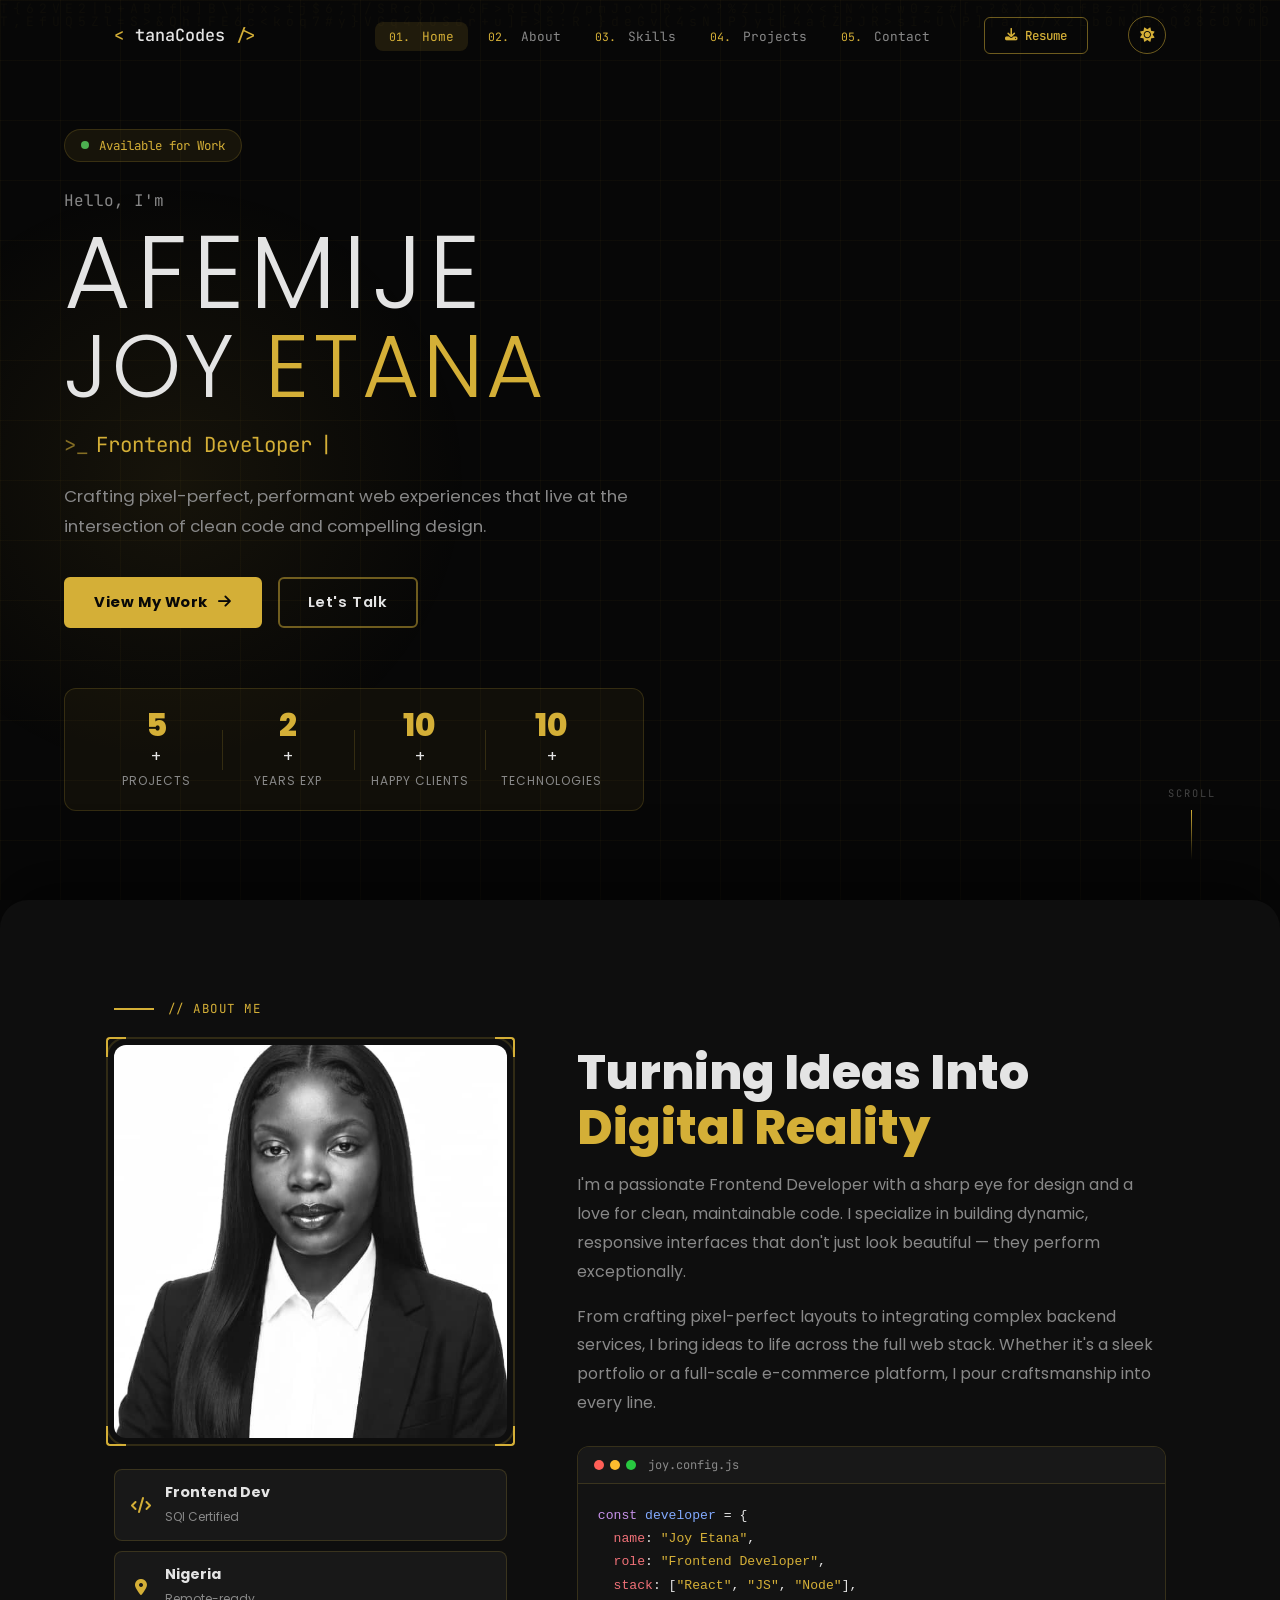
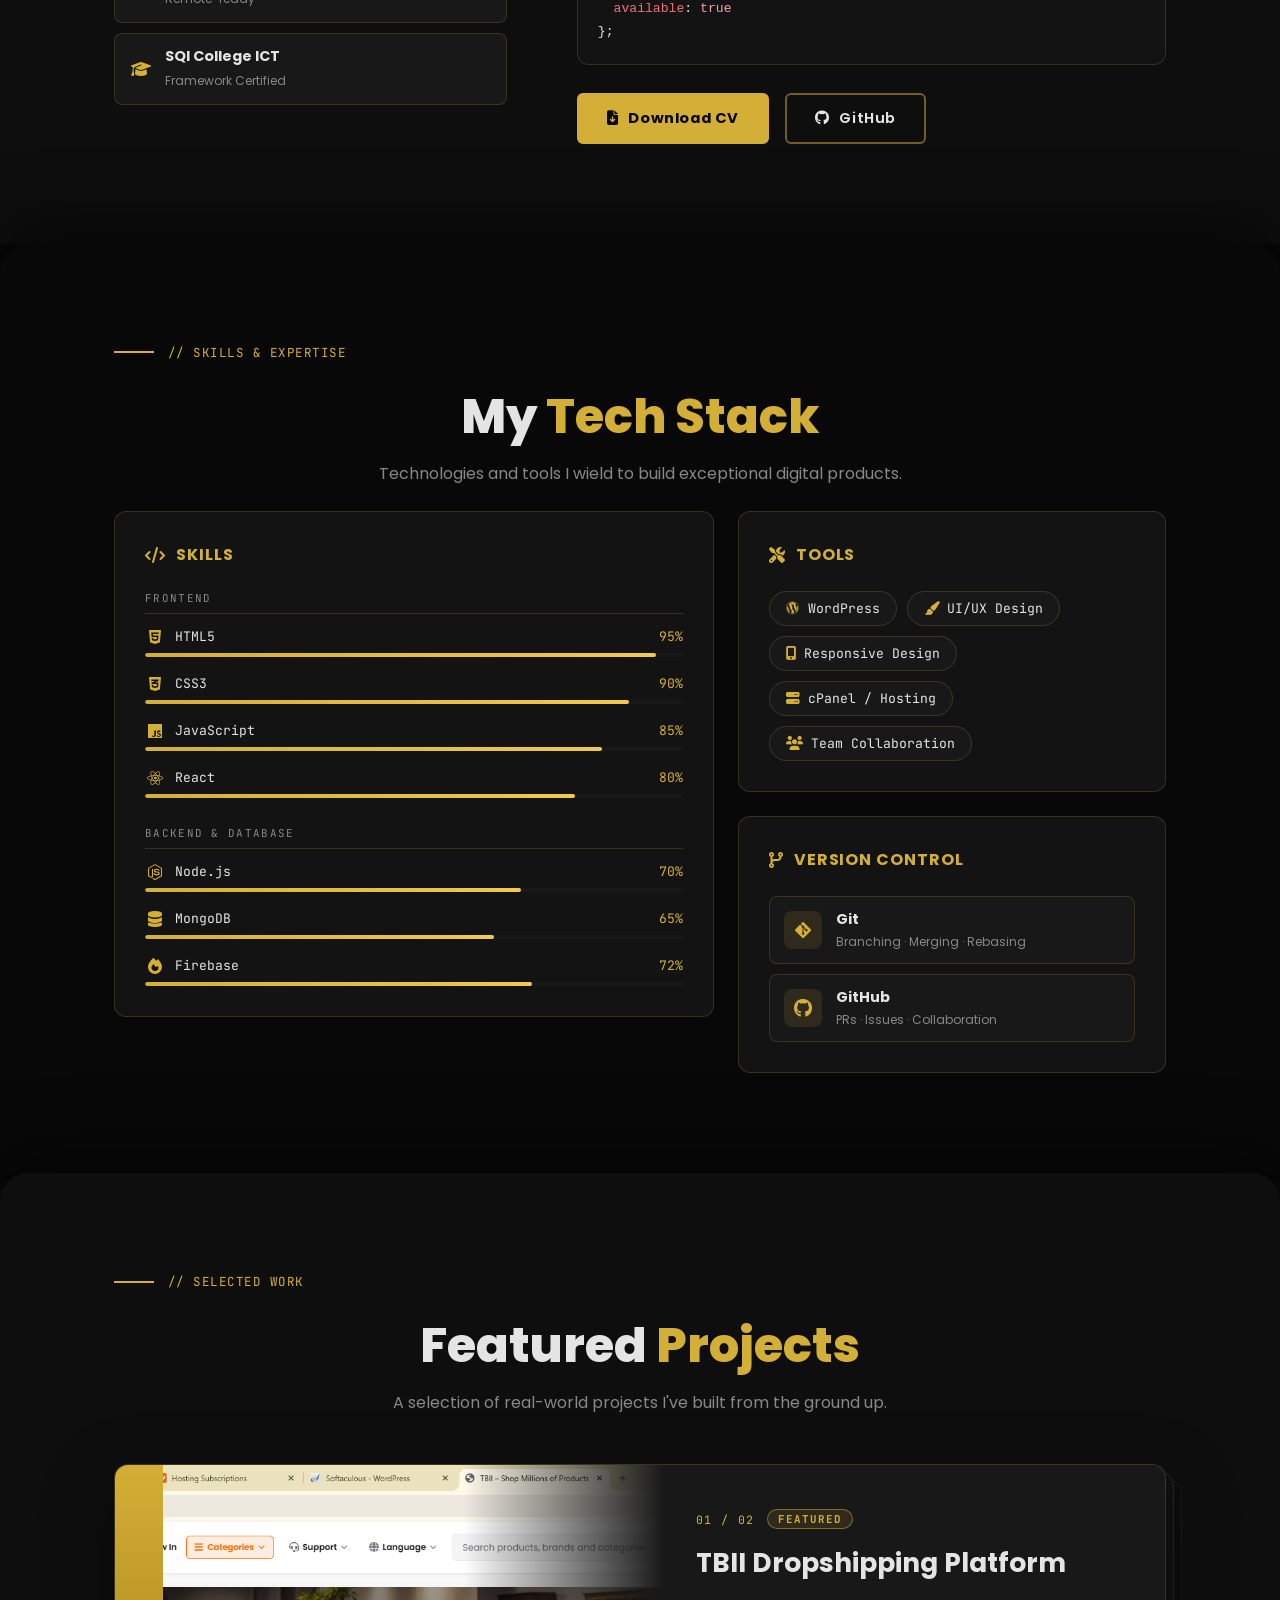
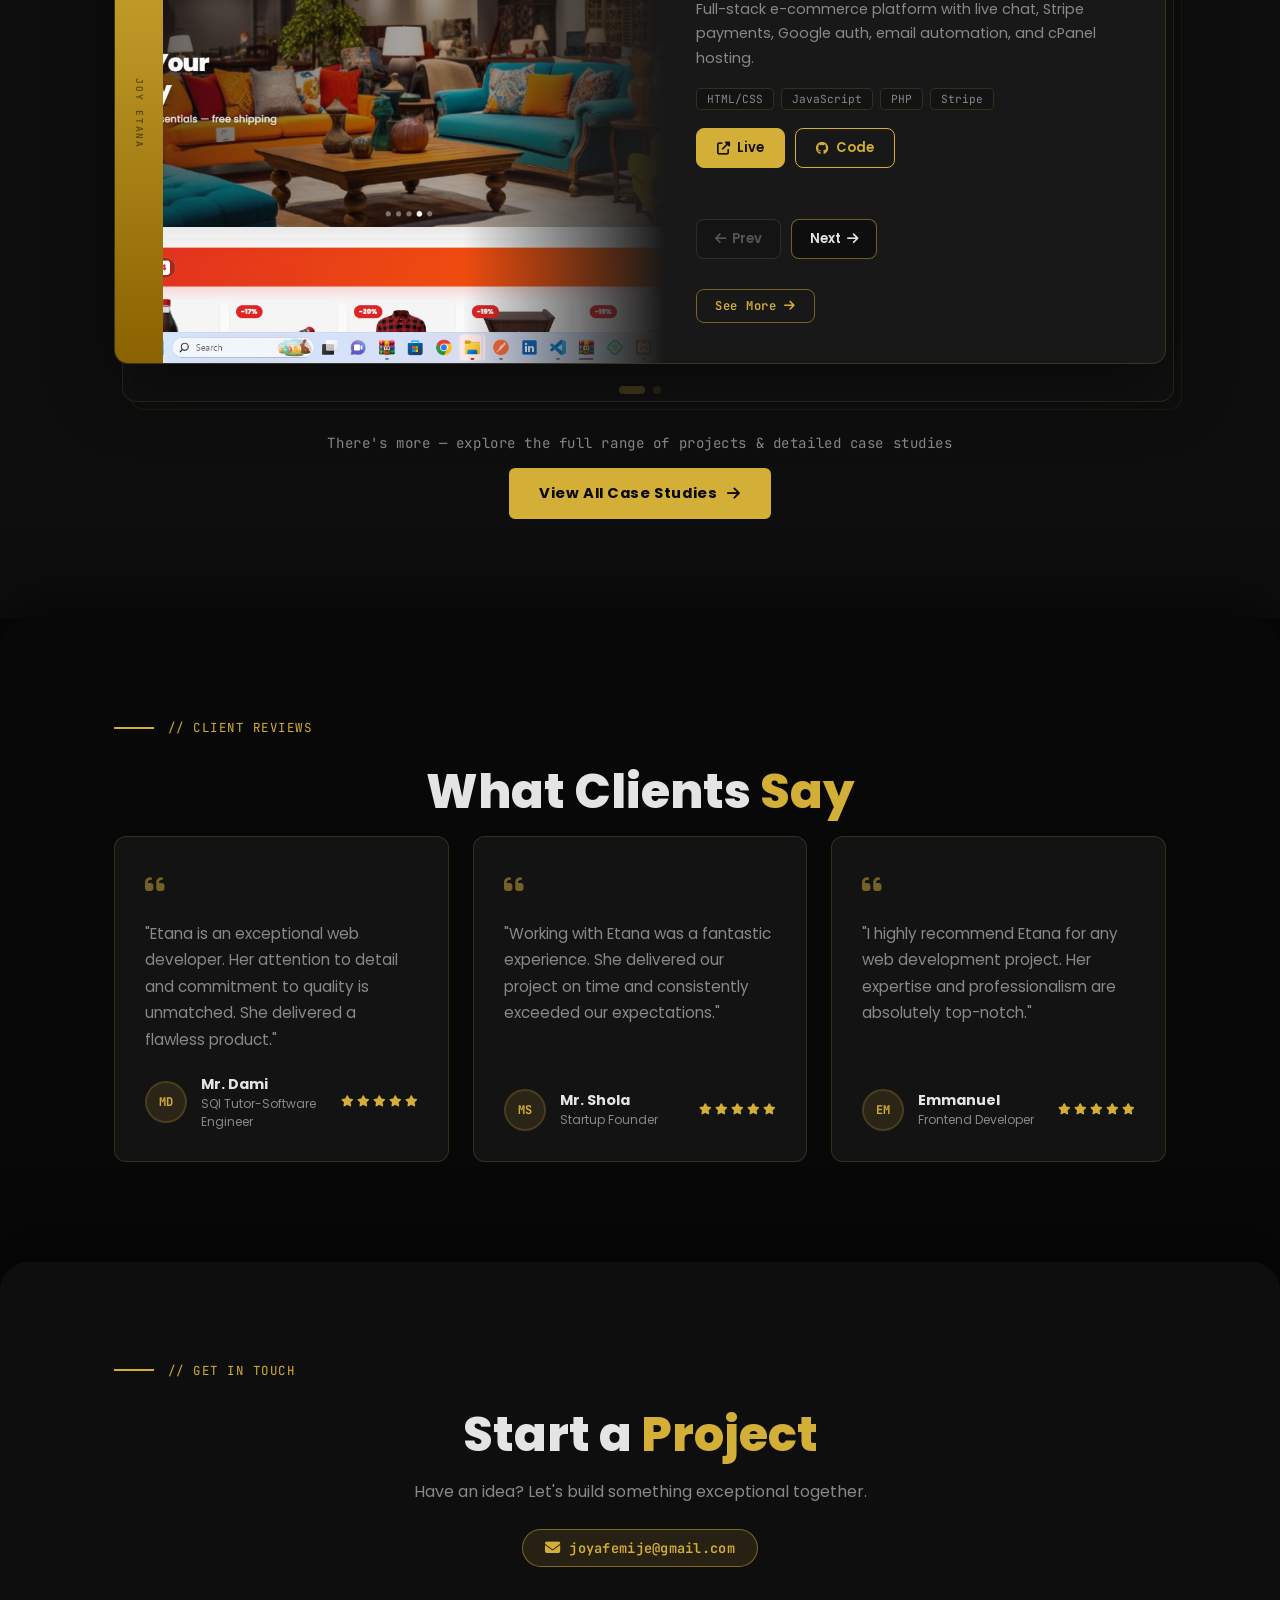
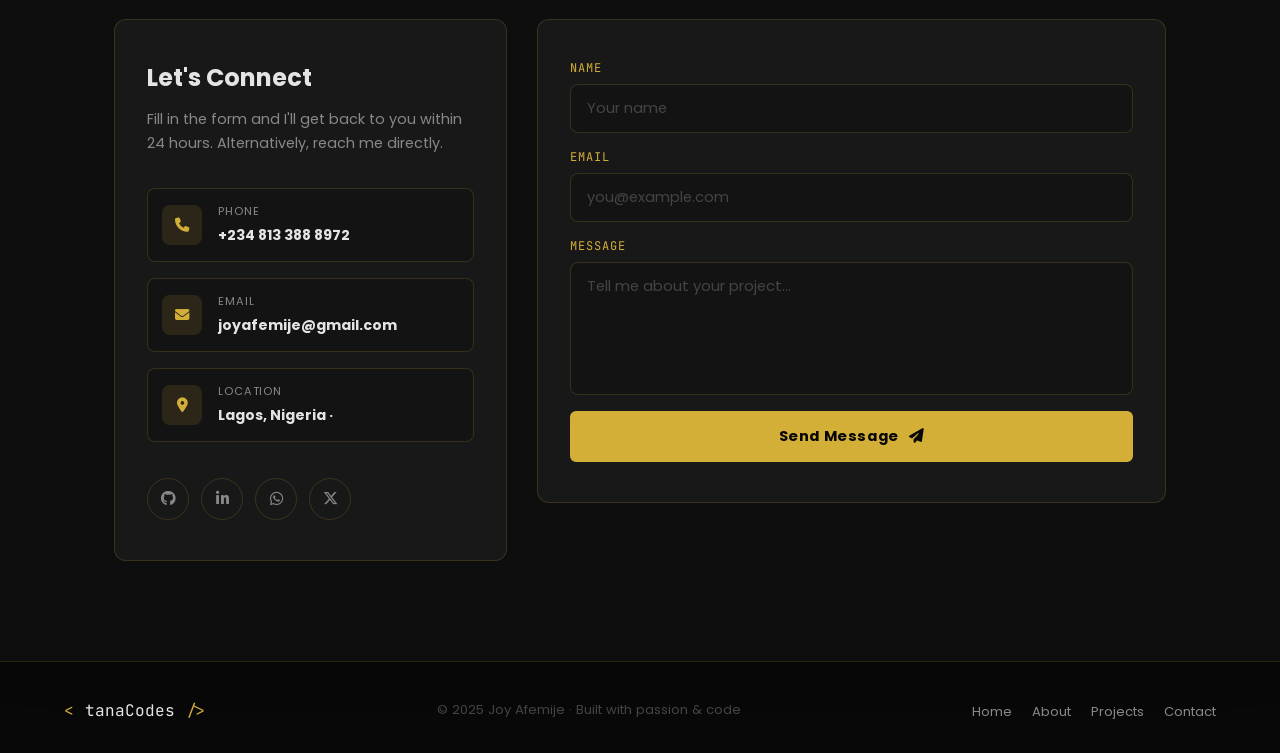
<file: index.html>
<!DOCTYPE html>
<html lang="en">
<head>
  <meta charset="UTF-8" />
  <meta name="viewport" content="width=device-width, initial-scale=1.0" />
  <title>Joy Etana — Frontend Developer</title>
  <link rel="preconnect" href="https://fonts.googleapis.com">
  <link href="https://fonts.googleapis.com/css2?family=Poppins:ital,wght@0,300;0,400;0,500;0,600;0,700;0,800;1,300;1,400&family=JetBrains+Mono:wght@300;400;500&display=swap" rel="stylesheet">
  <link rel="stylesheet" href="https://cdnjs.cloudflare.com/ajax/libs/font-awesome/6.5.0/css/all.min.css">
  <link rel="stylesheet" href="index.css" />
  <script>
    (function(){
      var saved = localStorage.getItem('portfolio-theme');
      if (saved === 'light') document.documentElement.setAttribute('data-theme', 'light');
    })();
  </script>
</head>
<body>

  <!-- ===== CANVAS BACKGROUND ===== -->
  <canvas id="codeRain"></canvas>

  <!-- ===== NAVBAR ===== -->
  <nav class="navbar" id="navbar">
    <div class="nav-inner">
      <div class="logo">
        <span class="logo-bracket">&lt;</span>
        <span class="logo-name">tanaCodes</span>
        <span class="logo-bracket">/&gt;</span>
      </div>

      <ul class="nav-links" id="nav-links">
        <li><a href="#home"><span class="nav-num">01.</span> Home</a></li>
        <li><a href="#about"><span class="nav-num">02.</span> About</a></li>
        <li><a href="#skills"><span class="nav-num">03.</span> Skills</a></li>
        <li><a href="#projects"><span class="nav-num">04.</span> Projects</a></li>
        <li><a href="#contact"><span class="nav-num">05.</span> Contact</a></li>
      </ul>

      <a href="./files/Afemije_Joy_Etanakeme_CV_Updated (1).pdf" download class="nav-cta">
        <i class="fas fa-download"></i> Resume
      </a>

      <button class="theme-toggle" id="themeToggle" aria-label="Toggle theme">
        <i class="fas fa-sun"></i>
      </button>

      <button class="hamburger" id="hamburger" aria-label="Toggle menu">
        <span></span><span></span><span></span>
      </button>
    </div>
  </nav>

  <!-- ===== HERO SECTION ===== -->
  <section id="home" class="hero">
    <div class="hero-inner">
      <div class="hero-tag">
        <span class="dot pulse"></span>
        <span>Available for Work</span>
      </div>

      <p class="hero-greeting">Hello, I'm</p>

      <h1 class="hero-name">
        <span class="line-1">AFEMIJE</span>
        <span class="line-2">JOY <em>ETANA</em></span>
      </h1>

      <div class="hero-role">
        <span class="role-prefix">&gt;_</span>
        <span id="typed-role"></span><span class="cursor-blink">|</span>
      </div>

      <p class="hero-desc">
        Crafting pixel-perfect, performant web experiences that live at the intersection of clean code and compelling design.
      </p>

      <div class="hero-actions">
        <a href="#projects" class="btn-primary">View My Work <i class="fas fa-arrow-right"></i></a>
        <a href="#contact" class="btn-ghost">Let's Talk</a>
      </div>

      <div class="hero-stats">
        <div class="stat-chip">
          <span class="stat-num" data-target="5">0</span>+
          <span class="stat-label">Projects</span>
        </div>
        <div class="stat-divider"></div>
        <div class="stat-chip">
          <span class="stat-num" data-target="2">0</span>+
          <span class="stat-label">Years Exp</span>
        </div>
        <div class="stat-divider"></div>
        <div class="stat-chip">
          <span class="stat-num" data-target="10">0</span>+
          <span class="stat-label">Happy Clients</span>
        </div>
        <div class="stat-divider"></div>
        <div class="stat-chip">
          <span class="stat-num" data-target="10">0</span>+
          <span class="stat-label">Technologies</span>
        </div>
      </div>
    </div>

    <div class="scroll-hint">
      <span>SCROLL</span>
      <div class="scroll-line"></div>
    </div>
  </section>

  <!-- ===== ABOUT SECTION ===== -->
  <section id="about" class="about reveal">
    <div class="section-container">

      <div class="section-tag">
        <span class="tag-line"></span>
        <span class="tag-text">// ABOUT ME</span>
      </div>

      <div class="about-grid">
        <div class="about-visual">
          <div class="img-frame">
            <img src="./images/WhatsApp Image 2026-05-16 at 09.58.52.jpeg" alt="Joy Etana" class="profile-img" />
            <div class="img-border"></div>
            <div class="img-corner tl"></div>
            <div class="img-corner tr"></div>
            <div class="img-corner bl"></div>
            <div class="img-corner br"></div>
          </div>

          <div class="about-mini-stats">
            <div class="mini-stat">
              <i class="fas fa-code"></i>
              <div>
                <strong>Frontend Dev</strong>
                <span>SQI Certified</span>
              </div>
            </div>
            <div class="mini-stat">
              <i class="fas fa-map-marker-alt"></i>
              <div>
                <strong>Nigeria</strong>
                <span>Remote-ready</span>
              </div>
            </div>
            <div class="mini-stat">
              <i class="fas fa-graduation-cap"></i>
              <div>
                <strong>SQI College ICT</strong>
                <span>Framework Certified</span>
              </div>
            </div>
          </div>
        </div>

        <div class="about-content">
          <h2 class="section-title">Turning Ideas Into <br><em>Digital Reality</em></h2>

          <p class="about-text">
            I'm a passionate Frontend Developer with a sharp eye for design and a love for clean, maintainable code. I specialize in building dynamic, responsive interfaces that don't just look beautiful — they perform exceptionally.
          </p>
          <p class="about-text">
            From crafting pixel-perfect layouts to integrating complex backend services, I bring ideas to life across the full web stack. Whether it's a sleek portfolio or a full-scale e-commerce platform, I pour craftsmanship into every line.
          </p>

          <div class="code-snippet">
            <div class="snippet-header">
              <div class="dots"><span></span><span></span><span></span></div>
              <span class="snippet-file">joy.config.js</span>
            </div>
            <pre><code><span class="c-key">const</span> <span class="c-var">developer</span> = {
  <span class="c-prop">name</span>: <span class="c-str">"Joy Etana"</span>,
  <span class="c-prop">role</span>: <span class="c-str">"Frontend Developer"</span>,
  <span class="c-prop">stack</span>: [<span class="c-str">"React"</span>, <span class="c-str">"JS"</span>, <span class="c-str">"Node"</span>],
  <span class="c-prop">available</span>: <span class="c-bool">true</span>
};</code></pre>
          </div>

          <div class="about-ctas">
            <a href="" download class="btn-primary">
              <i class="fas fa-file-arrow-down"></i> Download CV
            </a>
            <a href="https://github.com/JoyAfemije" target="_blank" class="btn-ghost">
              <i class="fab fa-github"></i> GitHub
            </a>
          </div>
        </div>
      </div>
    </div>
  </section>

  <!-- ===== SKILLS SECTION ===== -->
  <section id="skills" class="skills reveal">
    <div class="section-container">

      <div class="section-tag">
        <span class="tag-line"></span>
        <span class="tag-text">// SKILLS & EXPERTISE</span>
      </div>

      <h2 class="section-title center">My <em>Tech Stack</em></h2>
      <p class="section-sub">Technologies and tools I wield to build exceptional digital products.</p>

      <div class="skills-dashboard">

        <!-- ─── LEFT: Skills (bars) ─── -->
        <div class="skill-group skills-main-card">
          <h3 class="group-title"><i class="fas fa-code"></i> Skills</h3>

          <div class="skill-subgroup">
            <span class="skill-sub-label">Frontend</span>
            <div class="skill-bars">
              <div class="skill-bar-item" data-level="95">
                <div class="skill-info">
                  <i class="fab fa-html5"></i> <span>HTML5</span>
                  <span class="skill-pct">95%</span>
                </div>
                <div class="bar-track"><div class="bar-fill"></div></div>
              </div>
              <div class="skill-bar-item" data-level="90">
                <div class="skill-info">
                  <i class="fab fa-css3-alt"></i> <span>CSS3</span>
                  <span class="skill-pct">90%</span>
                </div>
                <div class="bar-track"><div class="bar-fill"></div></div>
              </div>
              <div class="skill-bar-item" data-level="85">
                <div class="skill-info">
                  <i class="fab fa-js"></i> <span>JavaScript</span>
                  <span class="skill-pct">85%</span>
                </div>
                <div class="bar-track"><div class="bar-fill"></div></div>
              </div>
              <div class="skill-bar-item" data-level="80">
                <div class="skill-info">
                  <i class="fab fa-react"></i> <span>React</span>
                  <span class="skill-pct">80%</span>
                </div>
                <div class="bar-track"><div class="bar-fill"></div></div>
              </div>
            </div>
          </div>

          <div class="skill-subgroup">
            <span class="skill-sub-label">Backend &amp; Database</span>
            <div class="skill-bars">
              <div class="skill-bar-item" data-level="70">
                <div class="skill-info">
                  <i class="fab fa-node-js"></i> <span>Node.js</span>
                  <span class="skill-pct">70%</span>
                </div>
                <div class="bar-track"><div class="bar-fill"></div></div>
              </div>
              <div class="skill-bar-item" data-level="65">
                <div class="skill-info">
                  <i class="fas fa-database"></i> <span>MongoDB</span>
                  <span class="skill-pct">65%</span>
                </div>
                <div class="bar-track"><div class="bar-fill"></div></div>
              </div>
              <div class="skill-bar-item" data-level="72">
                <div class="skill-info">
                  <i class="fas fa-fire"></i> <span>Firebase</span>
                  <span class="skill-pct">72%</span>
                </div>
                <div class="bar-track"><div class="bar-fill"></div></div>
              </div>
            </div>
          </div>
        </div>

        <!-- ─── RIGHT: Tools + Version Control ─── -->
        <div class="skills-side-col">

          <div class="skill-group">
            <h3 class="group-title"><i class="fas fa-tools"></i> Tools</h3>
            <div class="skill-tags">
              <span class="skill-tag"><i class="fab fa-wordpress"></i> WordPress</span>
              <span class="skill-tag"><i class="fas fa-paint-brush"></i> UI/UX Design</span>
              <span class="skill-tag"><i class="fas fa-mobile-alt"></i> Responsive Design</span>
              <span class="skill-tag"><i class="fas fa-server"></i> cPanel / Hosting</span>
              <span class="skill-tag"><i class="fas fa-users"></i> Team Collaboration</span>
            </div>
          </div>

          <div class="skill-group">
            <h3 class="group-title"><i class="fas fa-code-branch"></i> Version Control</h3>
            <div class="vc-list">
              <div class="vc-item">
                <div class="vc-icon"><i class="fab fa-git-alt"></i></div>
                <div class="vc-info">
                  <strong>Git</strong>
                  <span>Branching · Merging · Rebasing</span>
                </div>
              </div>
              <div class="vc-item">
                <div class="vc-icon"><i class="fab fa-github"></i></div>
                <div class="vc-info">
                  <strong>GitHub</strong>
                  <span>PRs · Issues · Collaboration</span>
                </div>
              </div>
            </div>
          </div>

        </div>

      </div>
    </div>
  </section>

  <!-- ===== PROJECTS SECTION ===== -->
  <section id="projects" class="projects reveal">
    <div class="section-container">

      <div class="section-tag">
        <span class="tag-line"></span>
        <span class="tag-text">// SELECTED WORK</span>
      </div>

      <h2 class="section-title center">Featured <em>Projects</em></h2>
      <p class="section-sub">A selection of real-world projects I've built from the ground up.</p>

      <div class="book-stage">

        <div class="book-wrap">

          <!-- ── Page 1: TBII ── -->
          <article class="book-page" data-page="0">
            <div class="page-spine">Joy Etana</div>
            <div class="page-layout">
              <div class="page-visual">
                <img src="./images/tbii.png" alt="TBII Dropshipping Platform" />
              </div>
              <div class="page-info">
                <div class="page-meta">
                  <span class="page-num">01 / 02</span>
                  <span class="page-badge">Featured</span>
                </div>
                <h3 class="page-title">TBII Dropshipping Platform</h3>
                <p class="page-desc">Full-stack e-commerce platform with live chat, Stripe payments, Google auth, email automation, and cPanel hosting.</p>
                <div class="page-tags">
                  <span>HTML/CSS</span><span>JavaScript</span><span>PHP</span><span>Stripe</span>
                </div>
                <div class="page-links">
                  <a href="#" class="btn-page-link"><i class="fas fa-external-link-alt"></i> Live</a>
                  <a href="#" class="btn-page-link ghost"><i class="fab fa-github"></i> Code</a>
                </div>
                <div class="page-nav">
                  <button class="btn-flip prev" disabled><i class="fas fa-arrow-left"></i> Prev</button>
                  <button class="btn-flip next">Next <i class="fas fa-arrow-right"></i></button>
                </div>
                <a href="./tbii.html" class="btn-see-more">See More <i class="fas fa-arrow-right"></i></a>
              </div>
            </div>
          </article>

          <!-- ── Page 2: ArtisanHub ── -->
          <article class="book-page" data-page="1">
            <div class="page-spine">Joy Etana</div>
            <div class="page-layout">
              <div class="page-visual">
                <img src="./images/ArtisanHub.png" alt="ArtisanHub Marketplace" />
              </div>
              <div class="page-info">
                <div class="page-meta">
                  <span class="page-num">02 / 02</span>
                </div>
                <h3 class="page-title">ArtisanHub Marketplace</h3>
                <p class="page-desc">React-powered marketplace connecting local artisans with clients. Features location-based booking and portfolio showcases.</p>
                <div class="page-tags">
                  <span>React</span><span>JavaScript</span><span>Responsive</span>
                </div>
                <div class="page-links">
                  <a href="https://artisan-hub-zeta.vercel.app/" target="_blank" class="btn-page-link"><i class="fas fa-external-link-alt"></i> Live</a>
                </div>
                <div class="page-nav">
                  <button class="btn-flip prev"><i class="fas fa-arrow-left"></i> Prev</button>
                  <button class="btn-flip next" disabled>Next <i class="fas fa-arrow-right"></i></button>
                </div>
                <a href="./artisanhub.html" class="btn-see-more">See More <i class="fas fa-arrow-right"></i></a>
              </div>
            </div>
          </article>

        </div><!-- /book-wrap -->

        <div class="book-indicators">
          <button class="book-dot" data-goto="0"></button>
          <button class="book-dot" data-goto="1"></button>
        </div>

      </div><!-- /book-stage -->

      <!-- ── View All CTA ── -->
      <div class="view-all-cta">
        <p>There's more — explore the full range of projects &amp; detailed case studies</p>
        <a href="./all-projects.html" class="btn-primary">View All Case Studies <i class="fas fa-arrow-right"></i></a>
      </div>

    </div>
  </section>

  <!-- ===== REVIEWS SECTION ===== -->
  <section id="reviews" class="reviews reveal">
    <div class="section-container">

      <div class="section-tag">
        <span class="tag-line"></span>
        <span class="tag-text">// CLIENT REVIEWS</span>
      </div>

      <h2 class="section-title center">What Clients <em>Say</em></h2>

      <div class="reviews-grid">
        <div class="review-card">
          <div class="quote-icon"><i class="fas fa-quote-left"></i></div>
          <p>"Etana is an exceptional web developer. Her attention to detail and commitment to quality is unmatched. She delivered a flawless product."</p>
          <div class="review-footer">
            <div class="reviewer-avatar">MD</div>
            <div>
              <strong>Mr. Dami</strong>
              <span>SQI Tutor-Software Engineer</span>
            </div>
            <div class="review-stars">
              <i class="fas fa-star"></i><i class="fas fa-star"></i><i class="fas fa-star"></i><i class="fas fa-star"></i><i class="fas fa-star"></i>
            </div>
          </div>
        </div>

        <div class="review-card">
          <div class="quote-icon"><i class="fas fa-quote-left"></i></div>
          <p>"Working with Etana was a fantastic experience. She delivered our project on time and consistently exceeded our expectations."</p>
          <div class="review-footer">
            <div class="reviewer-avatar">MS</div>
            <div>
              <strong>Mr. Shola</strong>
              <span>Startup Founder</span>
            </div>
            <div class="review-stars">
              <i class="fas fa-star"></i><i class="fas fa-star"></i><i class="fas fa-star"></i><i class="fas fa-star"></i><i class="fas fa-star"></i>
            </div>
          </div>
        </div>

        <div class="review-card">
          <div class="quote-icon"><i class="fas fa-quote-left"></i></div>
          <p>"I highly recommend Etana for any web development project. Her expertise and professionalism are absolutely top-notch."</p>
          <div class="review-footer">
            <div class="reviewer-avatar">EM</div>
            <div>
              <strong>Emmanuel</strong>
              <span>Frontend Developer</span>
            </div>
            <div class="review-stars">
              <i class="fas fa-star"></i><i class="fas fa-star"></i><i class="fas fa-star"></i><i class="fas fa-star"></i><i class="fas fa-star"></i>
            </div>
          </div>
        </div>
      </div>
    </div>
  </section>

  <!-- ===== CONTACT SECTION ===== -->
  <section id="contact" class="contact reveal">
    <div class="section-container">

      <div class="section-tag">
        <span class="tag-line"></span>
        <span class="tag-text">// GET IN TOUCH</span>
      </div>

      <h2 class="section-title center">Start a <em>Project</em></h2>
      <p class="section-sub">Have an idea? Let's build something exceptional together.</p>
      <a href="mailto:joyafemije@gmail.com" class="email-direct-link">
        <i class="fas fa-envelope"></i> joyafemije@gmail.com
      </a>

      <div class="contact-grid">

        <div class="contact-info-panel">
          <h3>Let's Connect</h3>
          <p>Fill in the form and I'll get back to you within 24 hours. Alternatively, reach me directly.</p>

          <div class="contact-items">
            <div class="contact-item">
              <div class="contact-icon"><i class="fas fa-phone"></i></div>
              <div>
                <span class="contact-label">Phone</span>
                <strong>+234 813 388 8972</strong>
              </div>
            </div>
            <div class="contact-item">
              <div class="contact-icon"><i class="fas fa-envelope"></i></div>
              <div>
                <span class="contact-label">Email</span>
                <strong>joyafemije@gmail.com</strong>
              </div>
            </div>
            <div class="contact-item">
              <div class="contact-icon"><i class="fas fa-map-marker-alt"></i></div>
              <div>
                <span class="contact-label">Location</span>
                <strong> Lagos, Nigeria · </strong>
              </div>
            </div>
          </div>

          <div class="social-bar">
            <a href="https://github.com/JoyAfemije" target="_blank" title="GitHub"><i class="fab fa-github"></i></a>
            <a href="https://www.linkedin.com/in/joy-afemije-279126282/" target="_blank" title="LinkedIn"><i class="fab fa-linkedin-in"></i></a>
            <a href="https://wa.me/2348133888972" target="_blank" title="WhatsApp"><i class="fab fa-whatsapp"></i></a>
            <a href="https://x.com/Joyafemije" target="_blank" title="Twitter/X"><i class="fab fa-x-twitter"></i></a>
          </div>
        </div>

        <div class="contact-form-panel">
          <form id="contactForm">
            <div class="form-group">
              <label for="name">Name</label>
              <input type="text" id="name" placeholder="Your name" required />
            </div>
            <div class="form-group">
              <label for="email">Email</label>
              <input type="email" id="email" placeholder="you@example.com" required />
            </div>
            <div class="form-group">
              <label for="message">Message</label>
              <textarea id="message" rows="5" placeholder="Tell me about your project..." required></textarea>
            </div>
            <button type="submit" class="btn-primary full-width" id="sendBtn">
              Send Message <i class="fas fa-paper-plane"></i>
            </button>
          </form>
        </div>

      </div>
    </div>
  </section>

  <!-- ===== FOOTER ===== -->
  <footer class="footer">
    <div class="footer-inner">
      <div class="footer-logo">
        <span class="logo-bracket">&lt;</span>
        <span class="logo-name">tanaCodes</span>
        <span class="logo-bracket">/&gt;</span>
      </div>
      <p class="footer-copy">© 2025 Joy Afemije · Built with passion & code</p>
      <ul class="footer-links">
        <li><a href="#home">Home</a></li>
        <li><a href="#about">About</a></li>
        <li><a href="#projects">Projects</a></li>
        <li><a href="#contact">Contact</a></li>
      </ul>
    </div>
  </footer>

  <!-- BACK TO TOP -->
  <button id="backToTop" aria-label="Back to top">
    <i class="fas fa-arrow-up"></i>
  </button>

  <!-- TOAST -->
  <div id="toast"></div>

  <script src="main.js"></script>
</body>
</html>
</file>
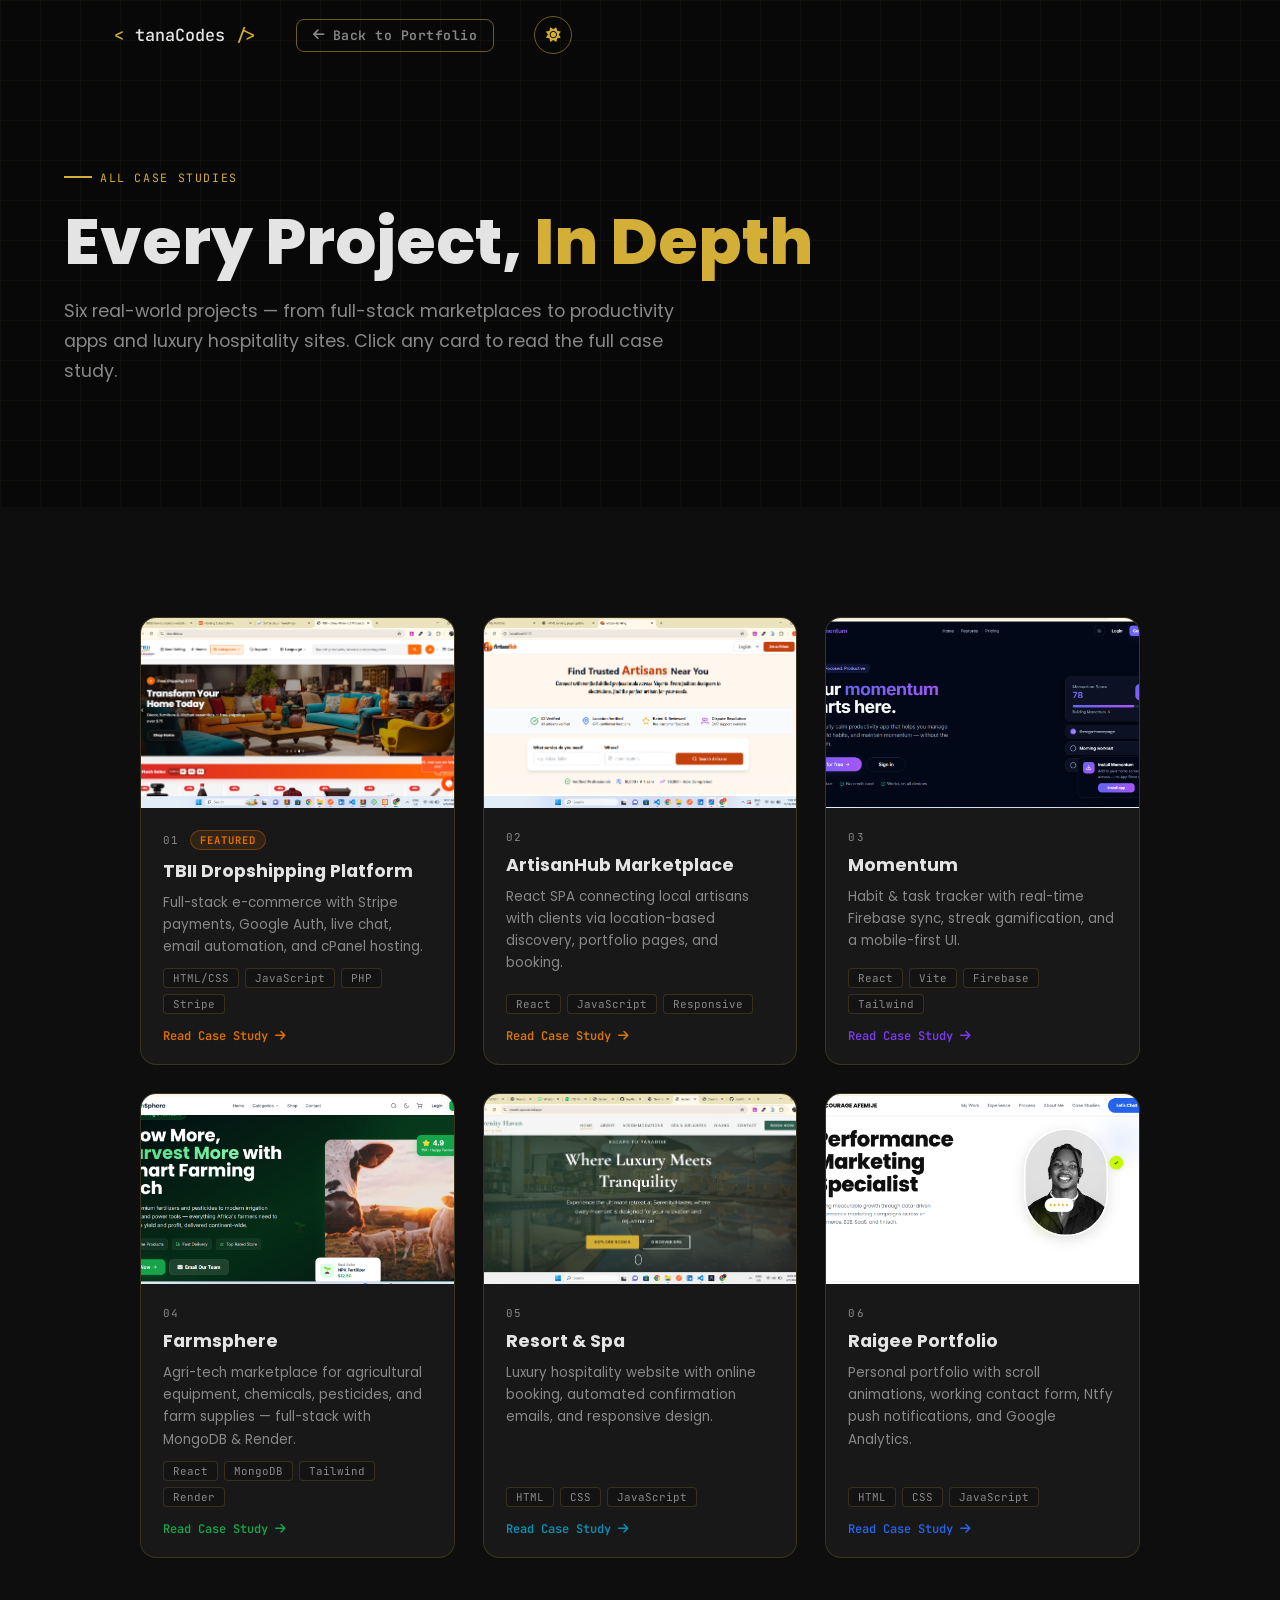
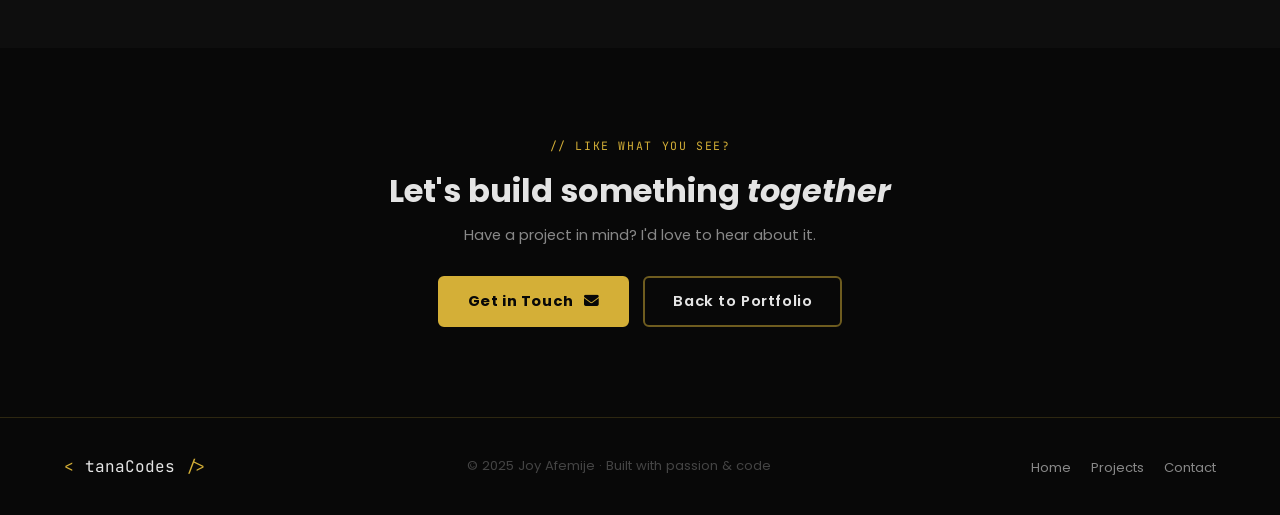
<file: all-projects.html>
<!DOCTYPE html>
<html lang="en">
<head>
  <meta charset="UTF-8" />
  <meta name="viewport" content="width=device-width, initial-scale=1.0" />
  <title>All Projects — Joy Etana</title>
  <link rel="preconnect" href="https://fonts.googleapis.com">
  <link href="https://fonts.googleapis.com/css2?family=Poppins:ital,wght@0,300;0,400;0,500;0,600;0,700;0,800;1,300;1,400&family=JetBrains+Mono:wght@300;400;500&display=swap" rel="stylesheet">
  <link rel="stylesheet" href="https://cdnjs.cloudflare.com/ajax/libs/font-awesome/6.5.0/css/all.min.css">
  <link rel="stylesheet" href="index.css" />
  <link rel="stylesheet" href="case-study.css" />
  <script>
    (function(){
      var saved = localStorage.getItem('portfolio-theme');
      if (saved === 'light') document.documentElement.setAttribute('data-theme', 'light');
    })();
  </script>
</head>
<body>

  <canvas id="codeRain"></canvas>

  <nav class="navbar" id="navbar">
    <div class="nav-inner">
      <a href="./index.html" class="logo" style="text-decoration:none">
        <span class="logo-bracket">&lt;</span>
        <span class="logo-name">tanaCodes</span>
        <span class="logo-bracket">/&gt;</span>
      </a>
      <a href="./index.html#projects" class="cs-back">
        <i class="fas fa-arrow-left"></i> Back to Portfolio
      </a>
      <button class="theme-toggle" id="themeToggle" aria-label="Toggle theme">
        <i class="fas fa-sun"></i>
      </button>
    </div>
  </nav>

  <!-- HERO -->
  <section class="cs-hero">
    <div class="cs-hero-inner">
      <div class="cs-eyebrow">All Case Studies</div>
      <h1 class="cs-hero-title">Every Project, <em>In Depth</em></h1>
      <p class="cs-hero-tagline">
        Six real-world projects — from full-stack marketplaces to productivity apps and luxury hospitality sites. Click any card to read the full case study.
      </p>
    </div>
  </section>

  <!-- PROJECT GRID -->
  <section class="cs-section">
    <div class="cs-container">
      <div class="all-proj-grid">

        <!-- TBII -->
        <a href="./tbii.html" class="all-proj-card" style="--accent:#e07000; --accent-dim:rgba(224,112,0,0.1);">
          <div class="all-proj-img">
            <img src="./images/tbii.png" alt="TBII Dropshipping Platform" />
          </div>
          <div class="all-proj-body">
            <div class="all-proj-top">
              <span class="all-proj-num">01</span>
              <span class="all-proj-badge" style="background:rgba(224,112,0,0.12);color:#e07000;border-color:rgba(224,112,0,0.35);">Featured</span>
            </div>
            <h2 class="all-proj-title">TBII Dropshipping Platform</h2>
            <p class="all-proj-desc">Full-stack e-commerce with Stripe payments, Google Auth, live chat, email automation, and cPanel hosting.</p>
            <div class="all-proj-tags">
              <span>HTML/CSS</span><span>JavaScript</span><span>PHP</span><span>Stripe</span>
            </div>
            <span class="all-proj-cta" style="color:#e07000;">Read Case Study <i class="fas fa-arrow-right"></i></span>
          </div>
        </a>

        <!-- ArtisanHub -->
        <a href="./artisanhub.html" class="all-proj-card" style="--accent:#d97706; --accent-dim:rgba(217,119,6,0.1);">
          <div class="all-proj-img">
            <img src="./images/ArtisanHub.png" alt="ArtisanHub Marketplace" />
          </div>
          <div class="all-proj-body">
            <div class="all-proj-top">
              <span class="all-proj-num">02</span>
            </div>
            <h2 class="all-proj-title">ArtisanHub Marketplace</h2>
            <p class="all-proj-desc">React SPA connecting local artisans with clients via location-based discovery, portfolio pages, and booking.</p>
            <div class="all-proj-tags">
              <span>React</span><span>JavaScript</span><span>Responsive</span>
            </div>
            <span class="all-proj-cta" style="color:#d97706;">Read Case Study <i class="fas fa-arrow-right"></i></span>
          </div>
        </a>

        <!-- Momentum -->
        <a href="./momentum.html" class="all-proj-card" style="--accent:#7c3aed; --accent-dim:rgba(124,58,237,0.1);">
          <div class="all-proj-img">
            <img src="./images/Momentum.png" alt="Momentum" />
          </div>
          <div class="all-proj-body">
            <div class="all-proj-top">
              <span class="all-proj-num">03</span>
            </div>
            <h2 class="all-proj-title">Momentum</h2>
            <p class="all-proj-desc">Habit &amp; task tracker with real-time Firebase sync, streak gamification, and a mobile-first UI.</p>
            <div class="all-proj-tags">
              <span>React</span><span>Vite</span><span>Firebase</span><span>Tailwind</span>
            </div>
            <span class="all-proj-cta" style="color:#7c3aed;">Read Case Study <i class="fas fa-arrow-right"></i></span>
          </div>
        </a>

        <!-- Farmsphere -->
        <a href="./farmsphere.html" class="all-proj-card" style="--accent:#16a34a; --accent-dim:rgba(22,163,74,0.1);">
          <div class="all-proj-img">
            <img src="./images/farmsphere.png" alt="Farmsphere" />
          </div>
          <div class="all-proj-body">
            <div class="all-proj-top">
              <span class="all-proj-num">04</span>
            </div>
            <h2 class="all-proj-title">Farmsphere</h2>
            <p class="all-proj-desc">Agri-tech marketplace for agricultural equipment, chemicals, pesticides, and farm supplies — full-stack with MongoDB &amp; Render.</p>
            <div class="all-proj-tags">
              <span>React</span><span>MongoDB</span><span>Tailwind</span><span>Render</span>
            </div>
            <span class="all-proj-cta" style="color:#16a34a;">Read Case Study <i class="fas fa-arrow-right"></i></span>
          </div>
        </a>

        <!-- Resort & Spa -->
        <a href="./resort-spa.html" class="all-proj-card" style="--accent:#0891b2; --accent-dim:rgba(8,145,178,0.1);">
          <div class="all-proj-img">
            <img src="./images/Screenshot 2026-02-07 221929.png" alt="Resort &amp; Spa" />
          </div>
          <div class="all-proj-body">
            <div class="all-proj-top">
              <span class="all-proj-num">05</span>
            </div>
            <h2 class="all-proj-title">Resort &amp; Spa</h2>
            <p class="all-proj-desc">Luxury hospitality website with online booking, automated confirmation emails, and responsive design.</p>
            <div class="all-proj-tags">
              <span>HTML</span><span>CSS</span><span>JavaScript</span>
            </div>
            <span class="all-proj-cta" style="color:#0891b2;">Read Case Study <i class="fas fa-arrow-right"></i></span>
          </div>
        </a>

        <!-- Raigee -->
        <a href="./raigee.html" class="all-proj-card" style="--accent:#2563eb; --accent-dim:rgba(37,99,235,0.1);">
          <div class="all-proj-img">
            <img src="./images/raigee porfolio.png" alt="Raigee Portfolio" />
          </div>
          <div class="all-proj-body">
            <div class="all-proj-top">
              <span class="all-proj-num">06</span>
            </div>
            <h2 class="all-proj-title">Raigee Portfolio</h2>
            <p class="all-proj-desc">Personal portfolio with scroll animations, working contact form, Ntfy push notifications, and Google Analytics.</p>
            <div class="all-proj-tags">
              <span>HTML</span><span>CSS</span><span>JavaScript</span>
            </div>
            <span class="all-proj-cta" style="color:#2563eb;">Read Case Study <i class="fas fa-arrow-right"></i></span>
          </div>
        </a>

      </div>
    </div>
  </section>

  <!-- ── CTA ── -->
  <section class="cs-cta-section">
    <div class="cs-container">
      <div class="cs-cta-label">// Like what you see?</div>
      <h2>Let's build something <em>together</em></h2>
      <p>Have a project in mind? I'd love to hear about it.</p>
      <div class="cs-cta-btns">
        <a href="mailto:joyafemije@gmail.com" class="btn-primary">Get in Touch <i class="fas fa-envelope"></i></a>
        <a href="./index.html" class="btn-ghost">Back to Portfolio</a>
      </div>
    </div>
  </section>

  <footer class="footer">
    <div class="footer-inner">
      <div class="footer-logo">
        <span class="logo-bracket">&lt;</span>
        <span class="logo-name">tanaCodes</span>
        <span class="logo-bracket">/&gt;</span>
      </div>
      <p class="footer-copy">© 2025 Joy Afemije · Built with passion &amp; code</p>
      <ul class="footer-links">
        <li><a href="./index.html">Home</a></li>
        <li><a href="./all-projects.html">Projects</a></li>
        <li><a href="mailto:joyafemije@gmail.com">Contact</a></li>
      </ul>
    </div>
  </footer>

  <button id="backToTop" aria-label="Back to top"><i class="fas fa-arrow-up"></i></button>
  <div id="toast"></div>
  <script src="main.js"></script>
</body>
</html>
</file>
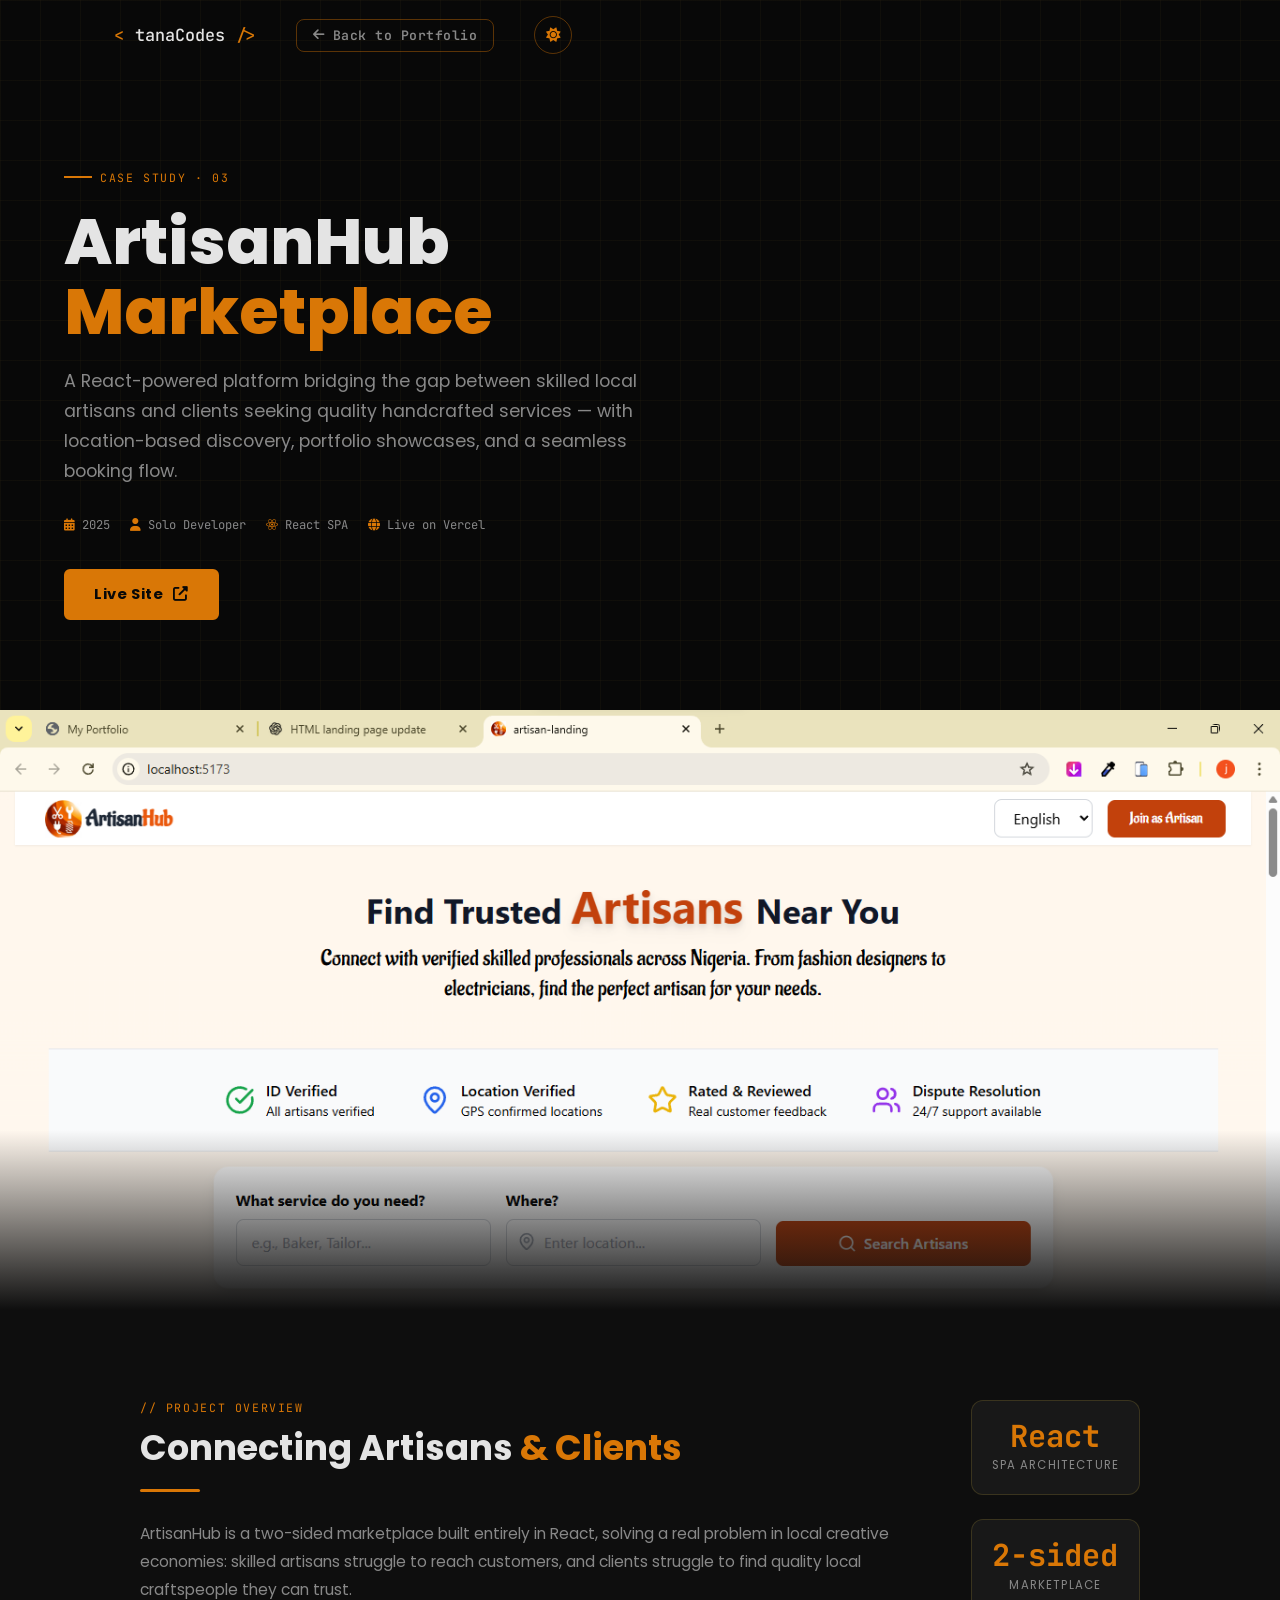
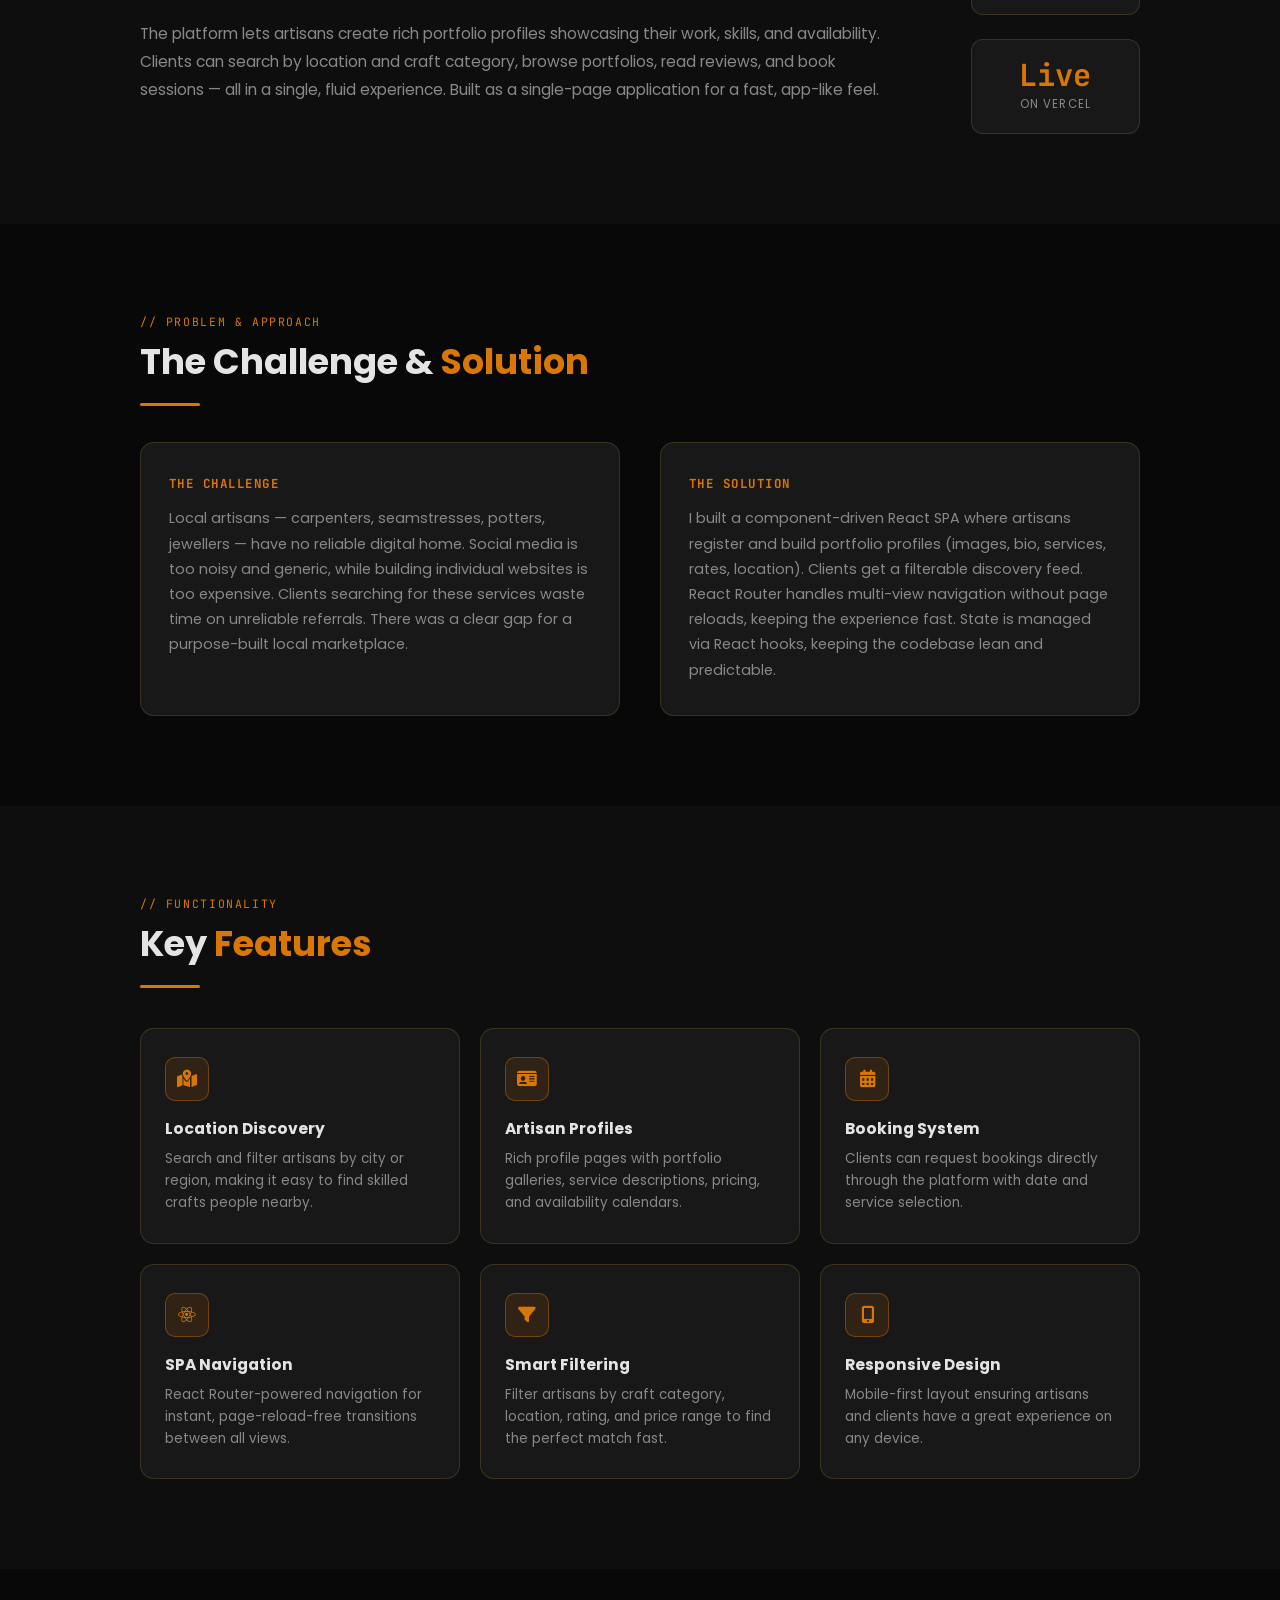
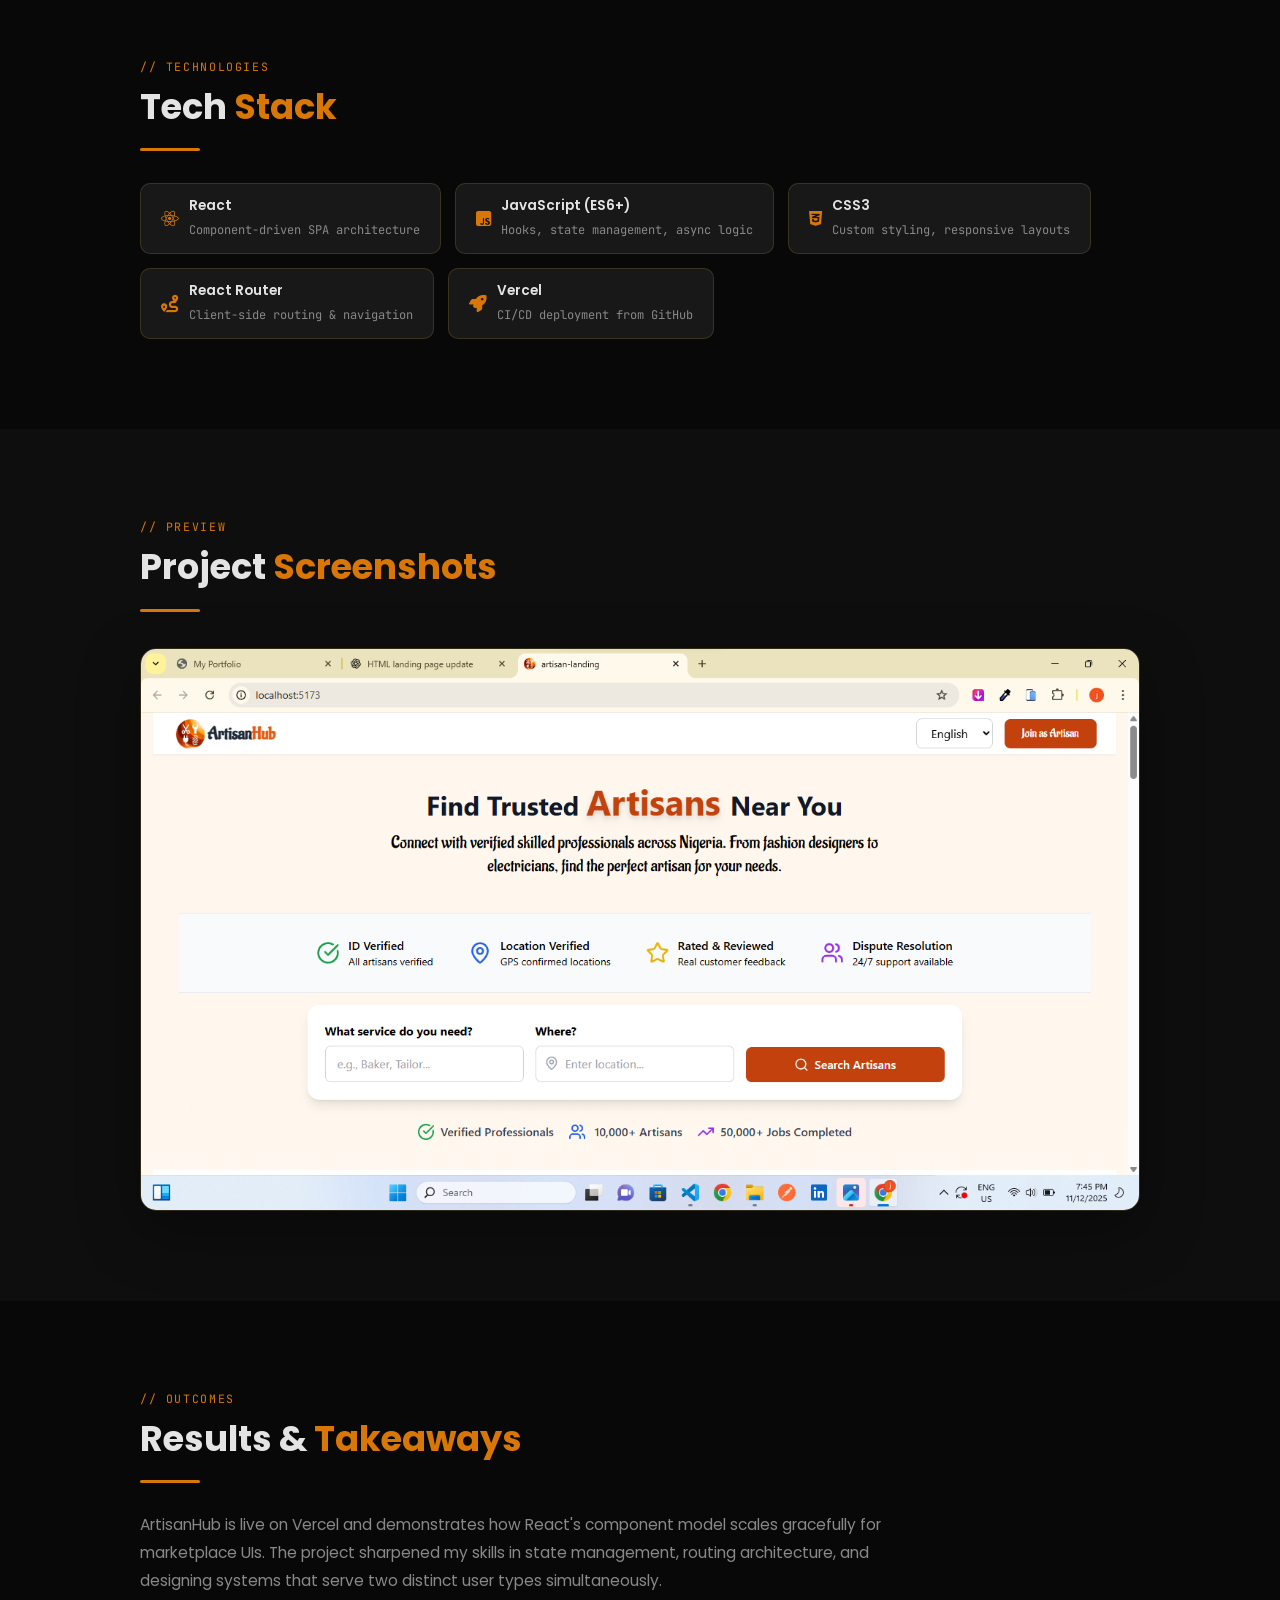
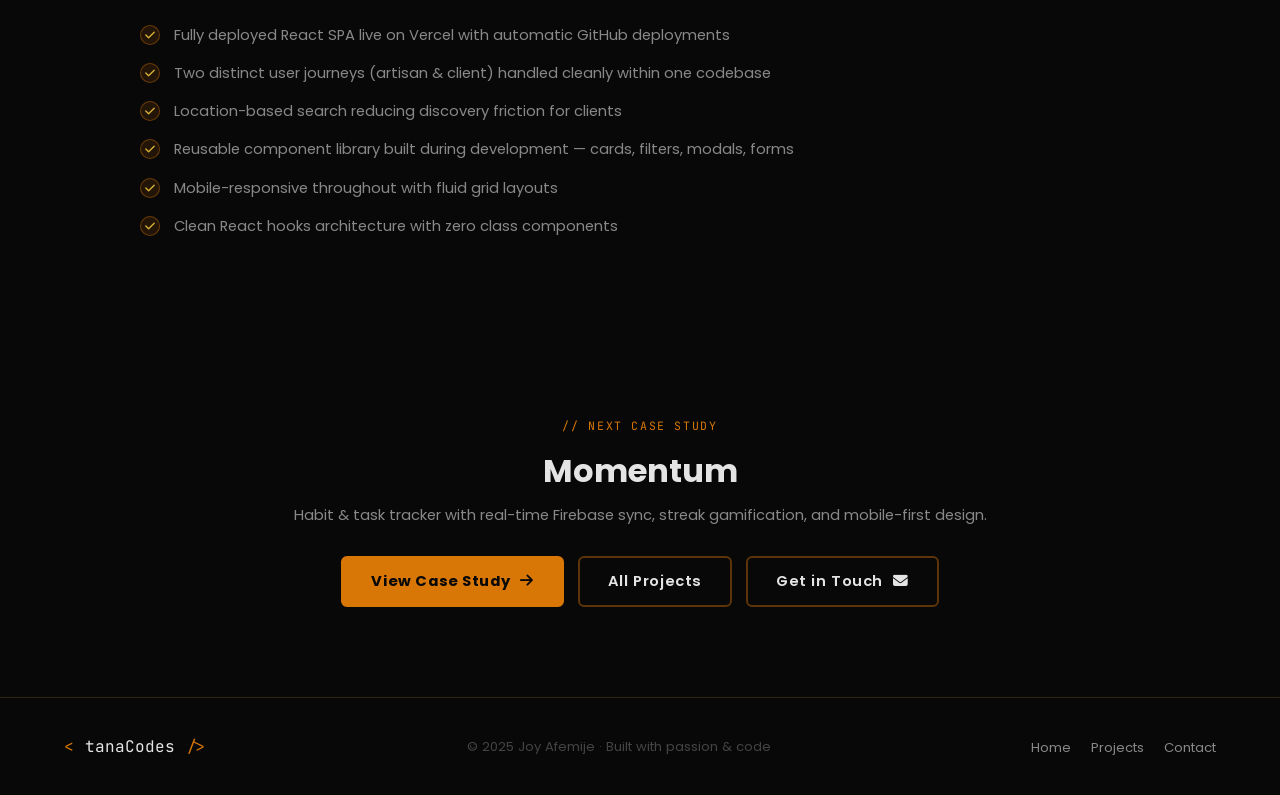
<file: artisanhub.html>
<!DOCTYPE html>
<html lang="en">
<head>
  <meta charset="UTF-8" />
  <meta name="viewport" content="width=device-width, initial-scale=1.0" />
  <title>ArtisanHub Marketplace — Case Study · Joy Etana</title>
  <link rel="preconnect" href="https://fonts.googleapis.com">
  <link href="https://fonts.googleapis.com/css2?family=Poppins:ital,wght@0,300;0,400;0,500;0,600;0,700;0,800;1,300;1,400&family=JetBrains+Mono:wght@300;400;500&display=swap" rel="stylesheet">
  <link rel="stylesheet" href="https://cdnjs.cloudflare.com/ajax/libs/font-awesome/6.5.0/css/all.min.css">
  <link rel="stylesheet" href="index.css" />
  <link rel="stylesheet" href="case-study.css" />
  <style>
    /* ArtisanHub — Warm Amber */
    :root {
      --gold: #d97706; --gold-lt: #f59e0b;
      --gold-dim: rgba(217,119,6,0.12);
      --border-h: rgba(217,119,6,0.4);
    }
    html[data-theme="light"] {
      --gold: #b45309; --gold-lt: #d97706;
      --gold-dim: rgba(180,83,9,0.10);
      --border-h: rgba(180,83,9,0.38);
    }
  </style>
  <script>
    (function(){
      var saved = localStorage.getItem('portfolio-theme');
      if (saved === 'light') document.documentElement.setAttribute('data-theme', 'light');
    })();
  </script>
</head>
<body>

  <canvas id="codeRain"></canvas>

  <nav class="navbar" id="navbar">
    <div class="nav-inner">
      <a href="./index.html" class="logo" style="text-decoration:none">
        <span class="logo-bracket">&lt;</span>
        <span class="logo-name">tanaCodes</span>
        <span class="logo-bracket">/&gt;</span>
      </a>
      <a href="./index.html#projects" class="cs-back">
        <i class="fas fa-arrow-left"></i> Back to Portfolio
      </a>
      <button class="theme-toggle" id="themeToggle" aria-label="Toggle theme">
        <i class="fas fa-sun"></i>
      </button>
    </div>
  </nav>

  <!-- ── HERO ── -->
  <section class="cs-hero">
    <div class="cs-hero-inner">
      <div class="cs-eyebrow">Case Study · 03</div>
      <h1 class="cs-hero-title">ArtisanHub <em>Marketplace</em></h1>
      <p class="cs-hero-tagline">
        A React-powered platform bridging the gap between skilled local artisans and clients seeking quality handcrafted services — with location-based discovery, portfolio showcases, and a seamless booking flow.
      </p>
      <div class="cs-meta-row">
        <span class="cs-meta-item"><i class="fas fa-calendar-alt"></i> 2025</span>
        <span class="cs-meta-item"><i class="fas fa-user"></i> Solo Developer</span>
        <span class="cs-meta-item"><i class="fab fa-react"></i> React SPA</span>
        <span class="cs-meta-item"><i class="fas fa-globe"></i> Live on Vercel</span>
      </div>
      <div class="cs-hero-btns">
        <a href="https://artisan-hub-zeta.vercel.app/" target="_blank" class="btn-primary">Live Site <i class="fas fa-external-link-alt"></i></a>
      </div>
    </div>
  </section>

  <!-- ── COVER IMAGE ── -->
  <div class="cs-cover">
    <img src="./images/ArtisanHub.png" alt="ArtisanHub Marketplace screenshot" />
  </div>

  <!-- ── OVERVIEW ── -->
  <section class="cs-section">
    <div class="cs-container">
      <div class="cs-overview-grid">
        <div>
          <div class="cs-label">// Project Overview</div>
          <h2 class="cs-section-title">Connecting Artisans <em>& Clients</em></h2>
          <div class="cs-divider"></div>
          <p class="cs-body">
            ArtisanHub is a two-sided marketplace built entirely in React, solving a real problem in local creative economies: skilled artisans struggle to reach customers, and clients struggle to find quality local craftspeople they can trust.
          </p>
          <p class="cs-body">
            The platform lets artisans create rich portfolio profiles showcasing their work, skills, and availability. Clients can search by location and craft category, browse portfolios, read reviews, and book sessions — all in a single, fluid experience. Built as a single-page application for a fast, app-like feel.
          </p>
        </div>
        <div class="cs-stats-col">
          <div class="cs-stat-block">
            <span class="num">React</span>
            <span class="lbl">SPA Architecture</span>
          </div>
          <div class="cs-stat-block">
            <span class="num">2-sided</span>
            <span class="lbl">Marketplace</span>
          </div>
          <div class="cs-stat-block">
            <span class="num">Live</span>
            <span class="lbl">on Vercel</span>
          </div>
        </div>
      </div>
    </div>
  </section>

  <!-- ── CHALLENGE & SOLUTION ── -->
  <section class="cs-section alt">
    <div class="cs-container">
      <div class="cs-label">// Problem & Approach</div>
      <h2 class="cs-section-title">The Challenge & <em>Solution</em></h2>
      <div class="cs-divider"></div>
      <div class="cs-two-col">
        <div class="cs-col-card">
          <h3>The Challenge</h3>
          <p>
            Local artisans — carpenters, seamstresses, potters, jewellers — have no reliable digital home. Social media is too noisy and generic, while building individual websites is too expensive. Clients searching for these services waste time on unreliable referrals. There was a clear gap for a purpose-built local marketplace.
          </p>
        </div>
        <div class="cs-col-card">
          <h3>The Solution</h3>
          <p>
            I built a component-driven React SPA where artisans register and build portfolio profiles (images, bio, services, rates, location). Clients get a filterable discovery feed. React Router handles multi-view navigation without page reloads, keeping the experience fast. State is managed via React hooks, keeping the codebase lean and predictable.
          </p>
        </div>
      </div>
    </div>
  </section>

  <!-- ── FEATURES ── -->
  <section class="cs-section">
    <div class="cs-container">
      <div class="cs-label">// Functionality</div>
      <h2 class="cs-section-title">Key <em>Features</em></h2>
      <div class="cs-divider"></div>
      <div class="cs-features-grid">
        <div class="cs-feature-card">
          <div class="cs-feature-icon"><i class="fas fa-map-marked-alt"></i></div>
          <h3>Location Discovery</h3>
          <p>Search and filter artisans by city or region, making it easy to find skilled crafts people nearby.</p>
        </div>
        <div class="cs-feature-card">
          <div class="cs-feature-icon"><i class="fas fa-id-card"></i></div>
          <h3>Artisan Profiles</h3>
          <p>Rich profile pages with portfolio galleries, service descriptions, pricing, and availability calendars.</p>
        </div>
        <div class="cs-feature-card">
          <div class="cs-feature-icon"><i class="fas fa-calendar-alt"></i></div>
          <h3>Booking System</h3>
          <p>Clients can request bookings directly through the platform with date and service selection.</p>
        </div>
        <div class="cs-feature-card">
          <div class="cs-feature-icon"><i class="fab fa-react"></i></div>
          <h3>SPA Navigation</h3>
          <p>React Router-powered navigation for instant, page-reload-free transitions between all views.</p>
        </div>
        <div class="cs-feature-card">
          <div class="cs-feature-icon"><i class="fas fa-filter"></i></div>
          <h3>Smart Filtering</h3>
          <p>Filter artisans by craft category, location, rating, and price range to find the perfect match fast.</p>
        </div>
        <div class="cs-feature-card">
          <div class="cs-feature-icon"><i class="fas fa-mobile-alt"></i></div>
          <h3>Responsive Design</h3>
          <p>Mobile-first layout ensuring artisans and clients have a great experience on any device.</p>
        </div>
      </div>
    </div>
  </section>

  <!-- ── TECH STACK ── -->
  <section class="cs-section alt">
    <div class="cs-container">
      <div class="cs-label">// Technologies</div>
      <h2 class="cs-section-title">Tech <em>Stack</em></h2>
      <div class="cs-divider"></div>
      <div class="cs-tech-grid">
        <div class="cs-tech-chip">
          <i class="fab fa-react"></i>
          <div class="cs-tech-chip-info">
            <strong>React</strong>
            <span>Component-driven SPA architecture</span>
          </div>
        </div>
        <div class="cs-tech-chip">
          <i class="fab fa-js-square"></i>
          <div class="cs-tech-chip-info">
            <strong>JavaScript (ES6+)</strong>
            <span>Hooks, state management, async logic</span>
          </div>
        </div>
        <div class="cs-tech-chip">
          <i class="fab fa-css3-alt"></i>
          <div class="cs-tech-chip-info">
            <strong>CSS3</strong>
            <span>Custom styling, responsive layouts</span>
          </div>
        </div>
        <div class="cs-tech-chip">
          <i class="fas fa-route"></i>
          <div class="cs-tech-chip-info">
            <strong>React Router</strong>
            <span>Client-side routing & navigation</span>
          </div>
        </div>
        <div class="cs-tech-chip">
          <i class="fas fa-rocket"></i>
          <div class="cs-tech-chip-info">
            <strong>Vercel</strong>
            <span>CI/CD deployment from GitHub</span>
          </div>
        </div>
      </div>
    </div>
  </section>

  <!-- ── SCREENSHOT ── -->
  <section class="cs-section">
    <div class="cs-container">
      <div class="cs-label">// Preview</div>
      <h2 class="cs-section-title">Project <em>Screenshots</em></h2>
      <div class="cs-divider"></div>
      <div class="cs-gallery">
        <img src="./images/ArtisanHub.png" alt="ArtisanHub Marketplace full view" />
      </div>
    </div>
  </section>

  <!-- ── RESULTS ── -->
  <section class="cs-section alt">
    <div class="cs-container">
      <div class="cs-label">// Outcomes</div>
      <h2 class="cs-section-title">Results & <em>Takeaways</em></h2>
      <div class="cs-divider"></div>
      <p class="cs-body">
        ArtisanHub is live on Vercel and demonstrates how React's component model scales gracefully for marketplace UIs. The project sharpened my skills in state management, routing architecture, and designing systems that serve two distinct user types simultaneously.
      </p>
      <ul class="cs-results-list">
        <li>Fully deployed React SPA live on Vercel with automatic GitHub deployments</li>
        <li>Two distinct user journeys (artisan & client) handled cleanly within one codebase</li>
        <li>Location-based search reducing discovery friction for clients</li>
        <li>Reusable component library built during development — cards, filters, modals, forms</li>
        <li>Mobile-responsive throughout with fluid grid layouts</li>
        <li>Clean React hooks architecture with zero class components</li>
      </ul>
    </div>
  </section>

  <!-- ── NEXT PROJECT ── -->
  <section class="cs-cta-section">
    <div class="cs-container">
      <div class="cs-cta-label">// Next Case Study</div>
      <h2>Momentum</h2>
      <p>Habit &amp; task tracker with real-time Firebase sync, streak gamification, and mobile-first design.</p>
      <div class="cs-cta-btns">
        <a href="./momentum.html" class="btn-primary">View Case Study <i class="fas fa-arrow-right"></i></a>
        <a href="./all-projects.html" class="btn-ghost">All Projects</a>
        <a href="mailto:joyafemije@gmail.com" class="btn-ghost">Get in Touch <i class="fas fa-envelope"></i></a>
      </div>
    </div>
  </section>

  <footer class="footer">
    <div class="footer-inner">
      <div class="footer-logo">
        <span class="logo-bracket">&lt;</span>
        <span class="logo-name">tanaCodes</span>
        <span class="logo-bracket">/&gt;</span>
      </div>
      <p class="footer-copy">© 2025 Joy Afemije · Built with passion &amp; code</p>
      <ul class="footer-links">
        <li><a href="./index.html">Home</a></li>
        <li><a href="./index.html#projects">Projects</a></li>
        <li><a href="mailto:joyafemije@gmail.com">Contact</a></li>
      </ul>
    </div>
  </footer>

  <button id="backToTop" aria-label="Back to top"><i class="fas fa-arrow-up"></i></button>
  <div id="toast"></div>
  <script src="main.js"></script>
</body>
</html>
</file>
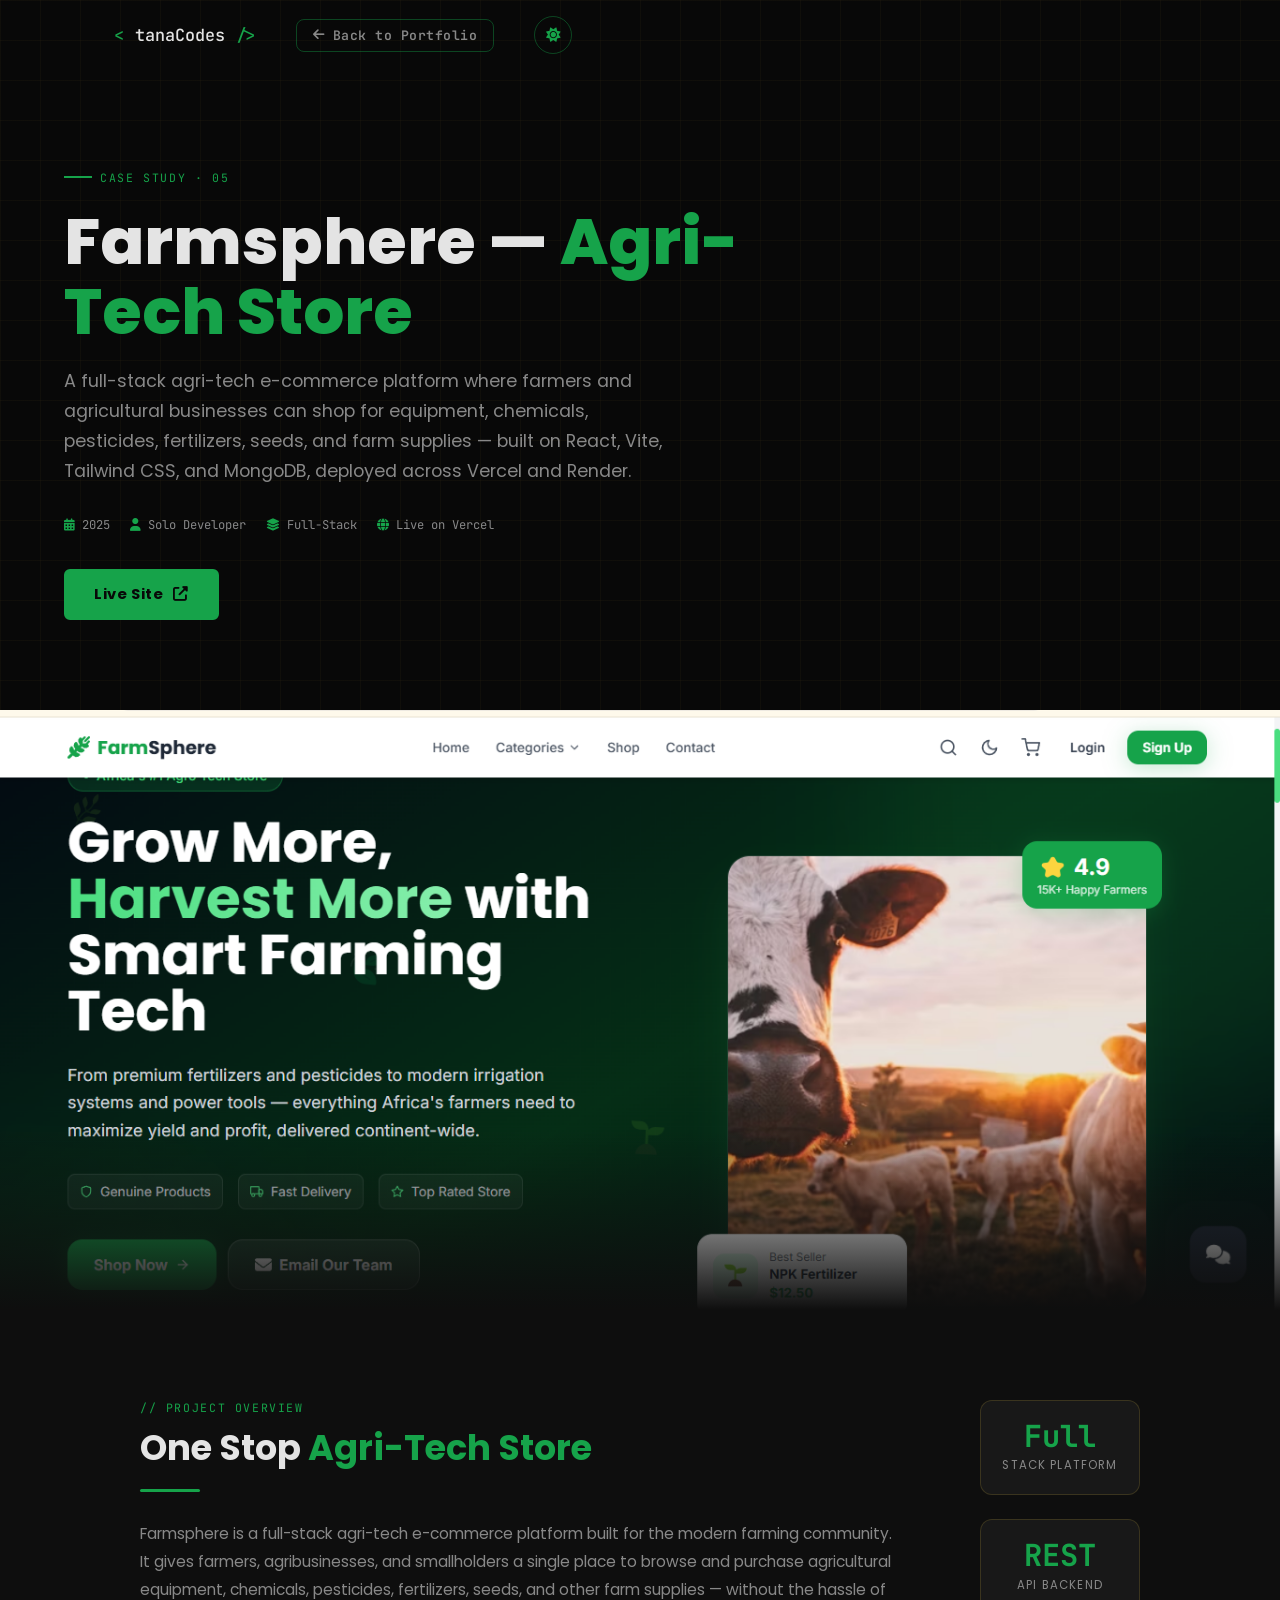
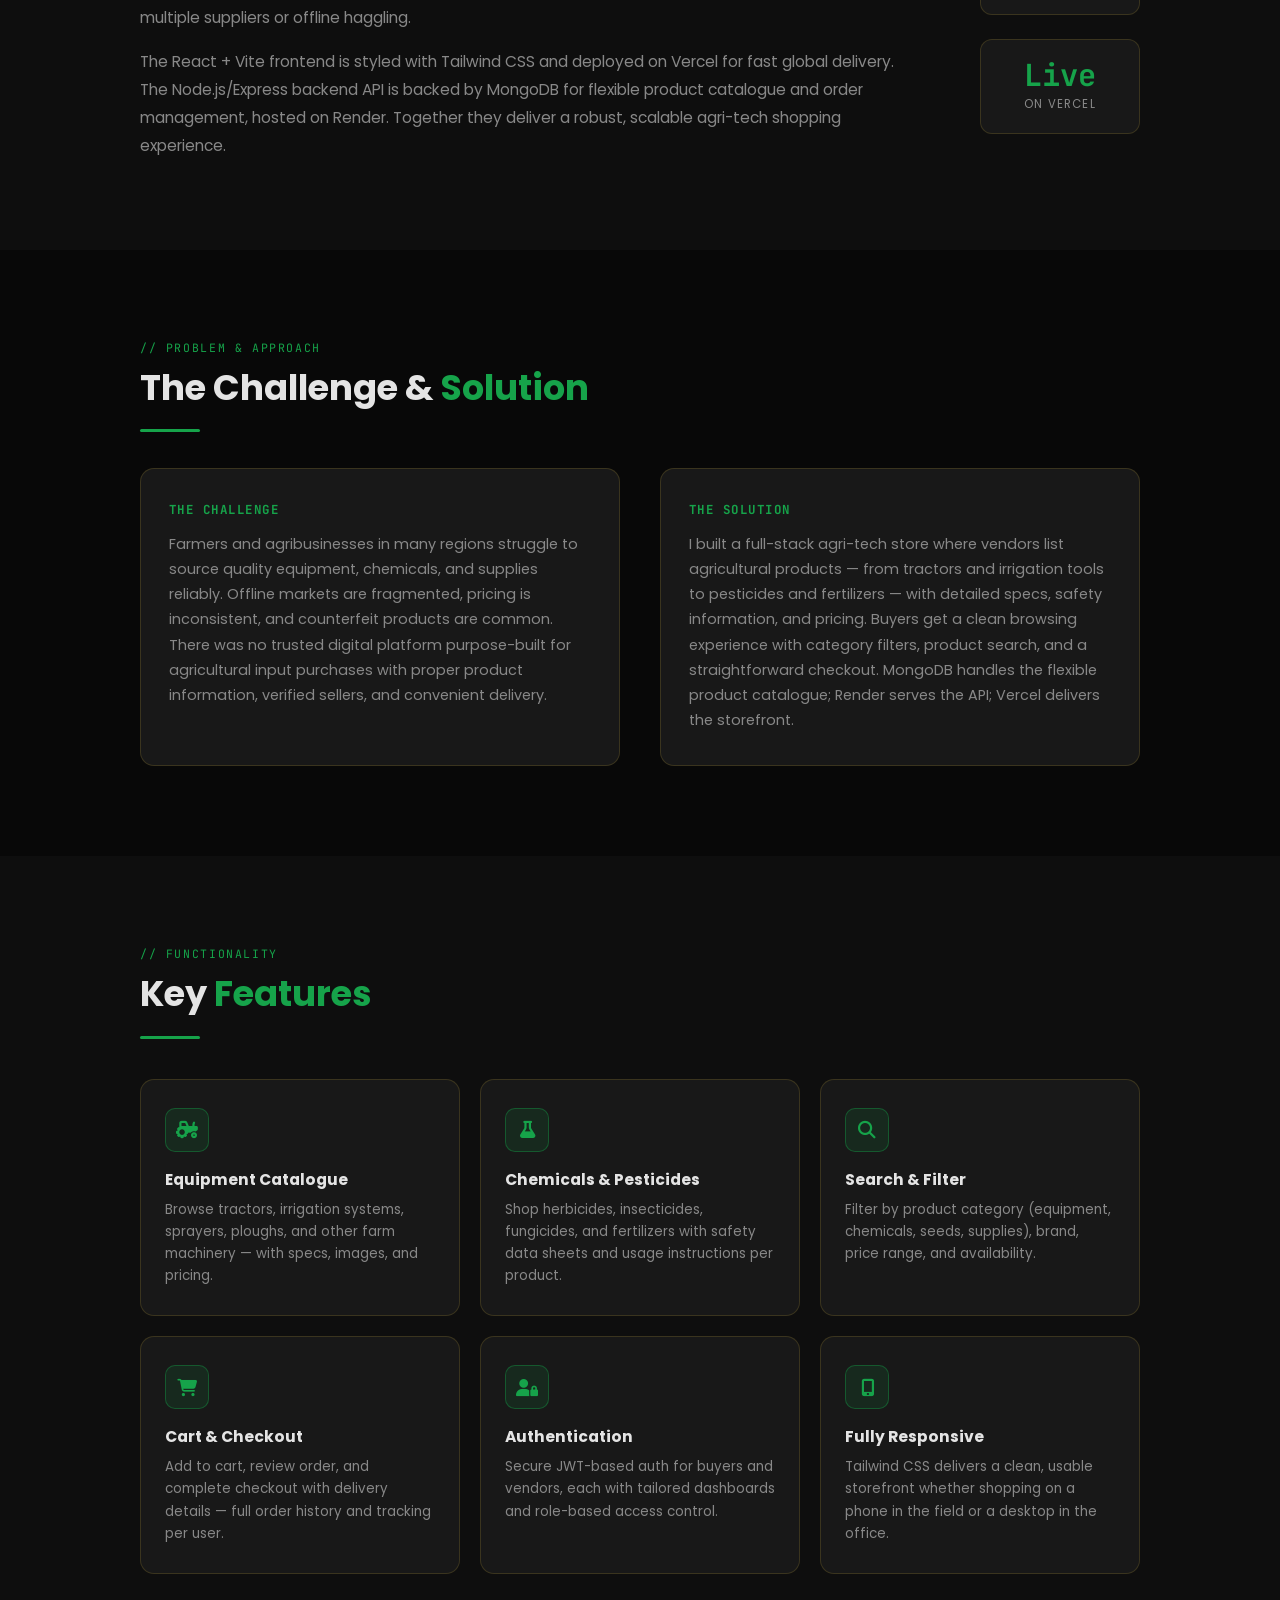
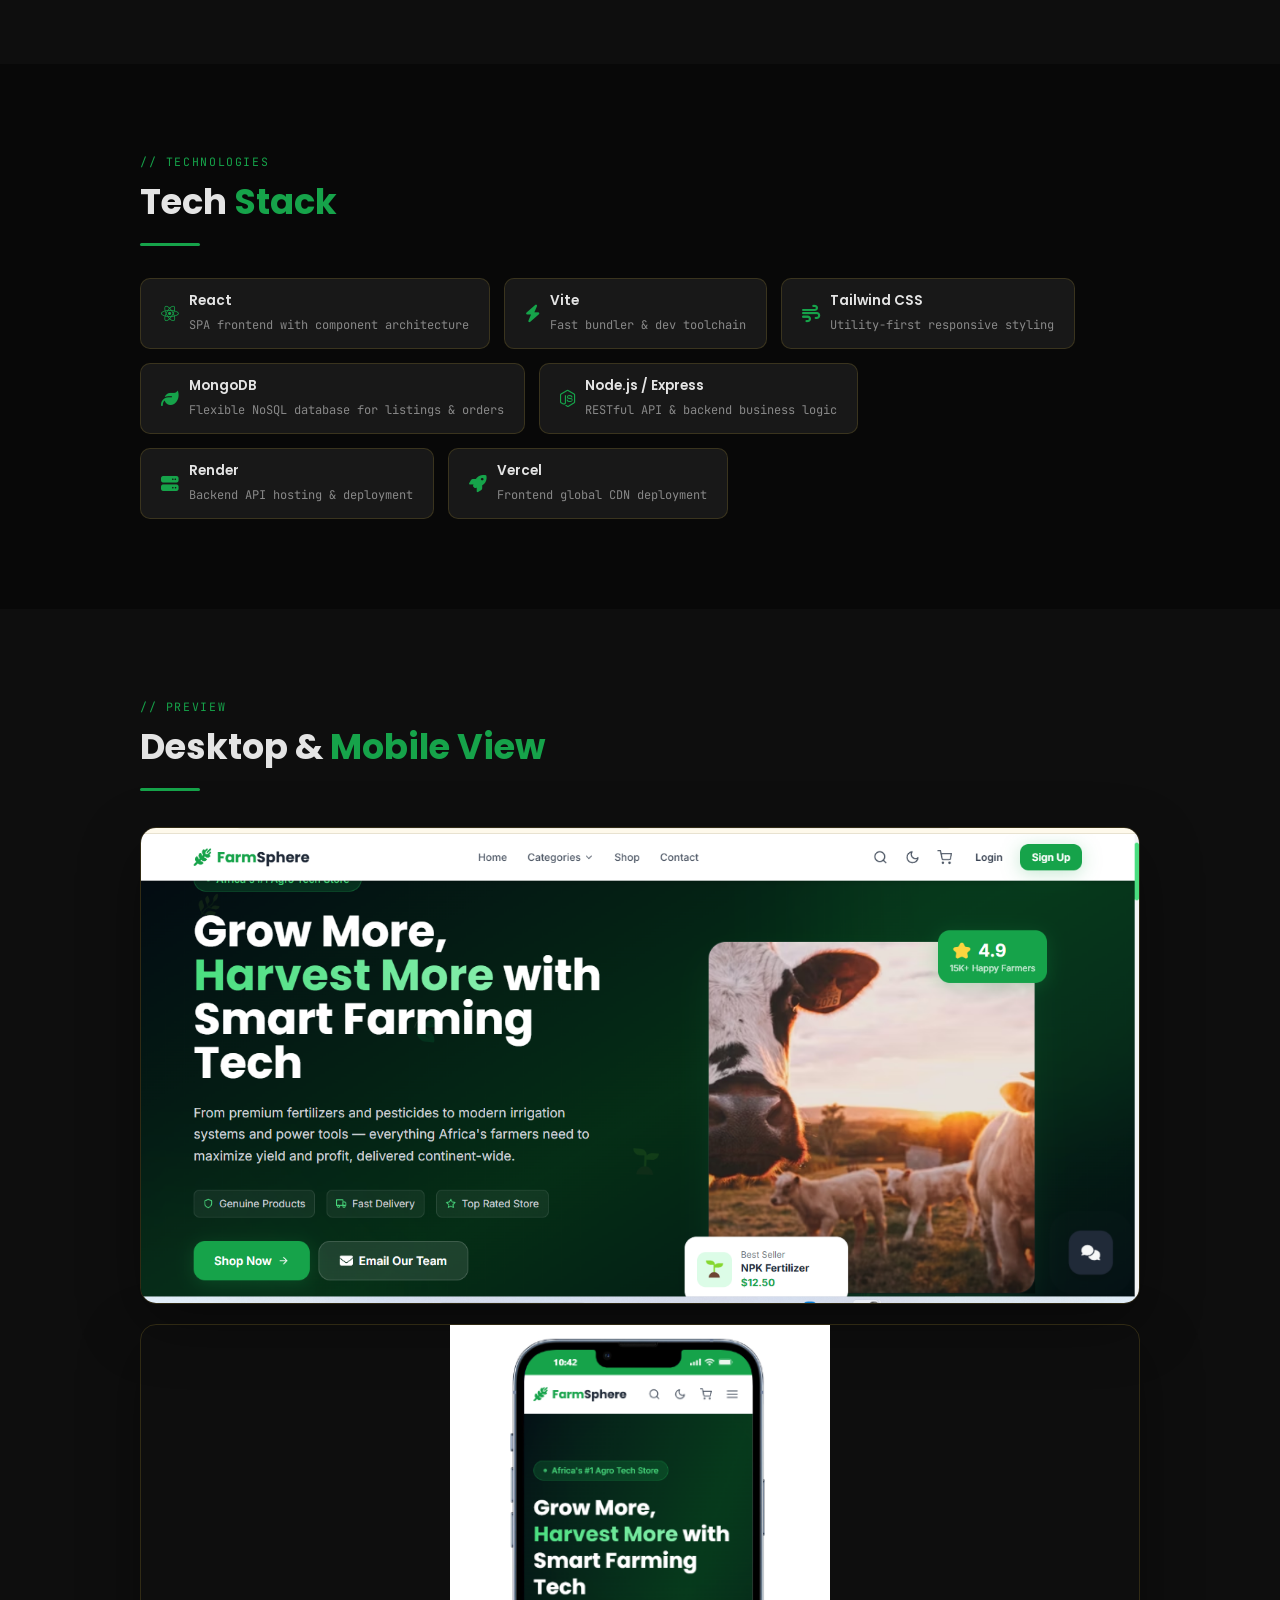
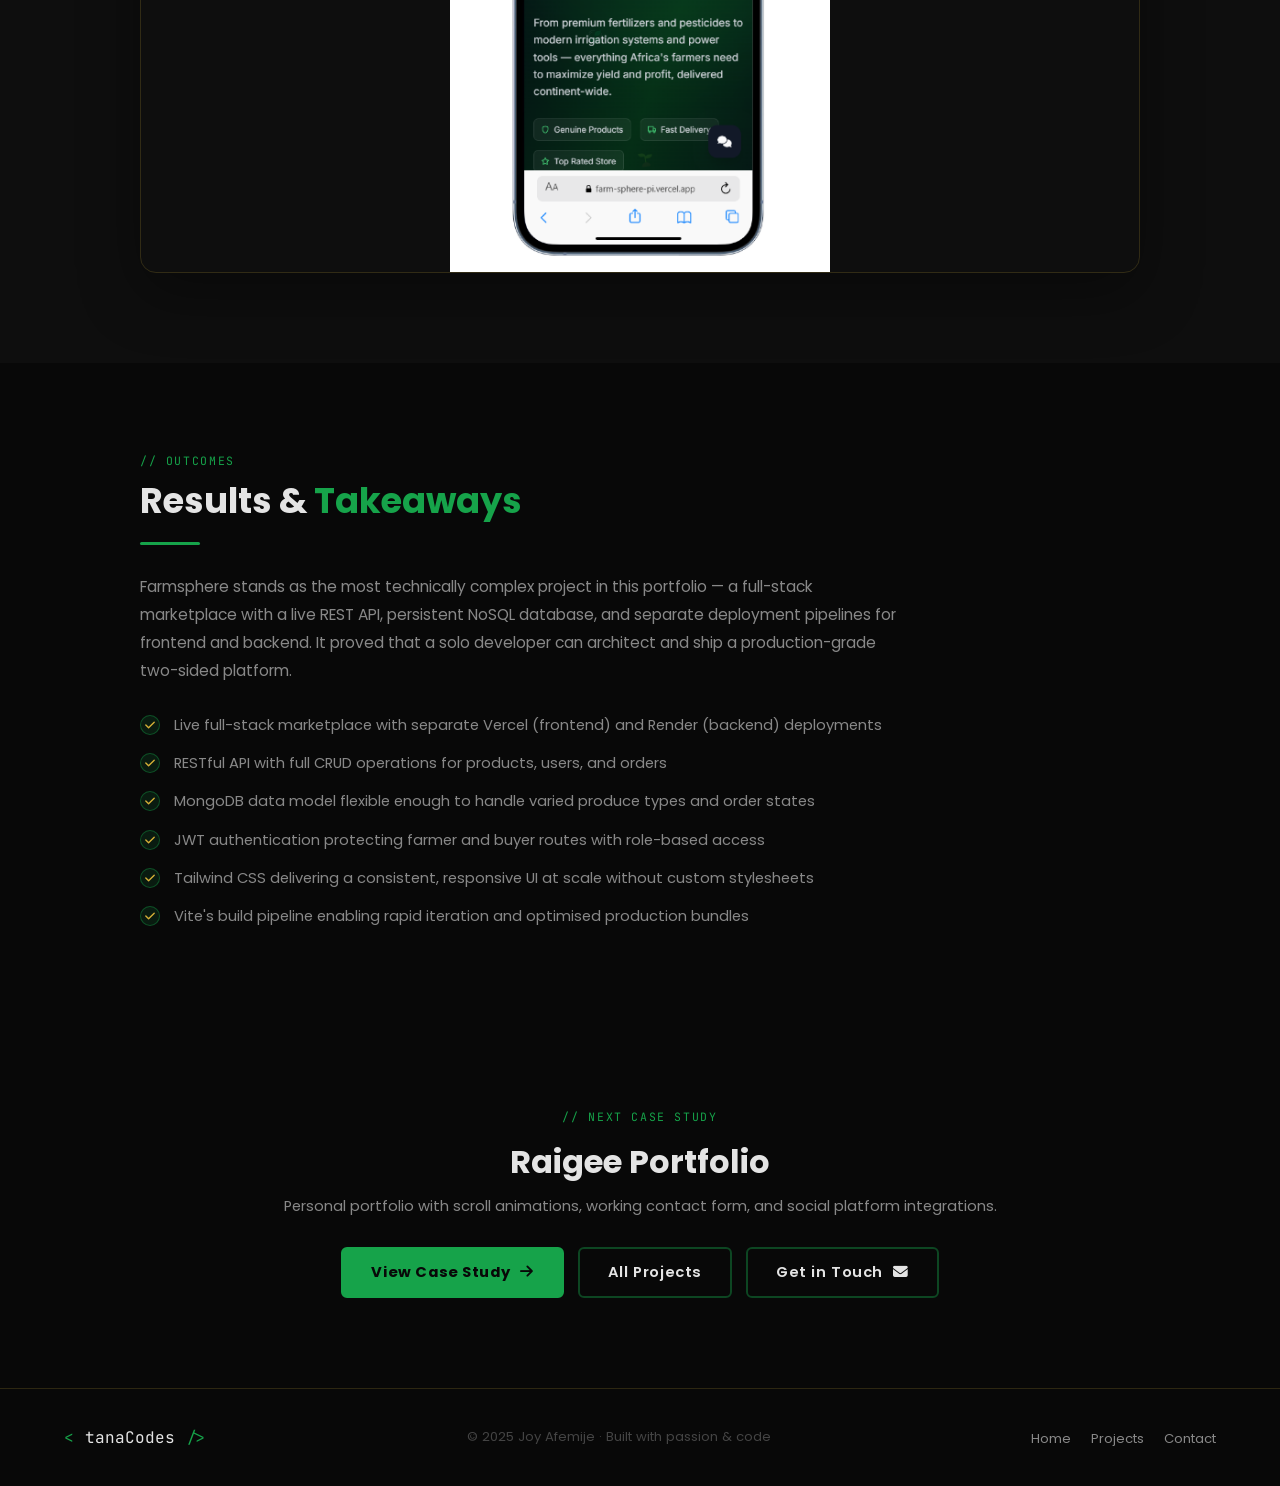
<file: farmsphere.html>
<!DOCTYPE html>
<html lang="en">
<head>
  <meta charset="UTF-8" />
  <meta name="viewport" content="width=device-width, initial-scale=1.0" />
  <title>Farmsphere — Case Study · Joy Etana</title>
  <link rel="preconnect" href="https://fonts.googleapis.com">
  <link href="https://fonts.googleapis.com/css2?family=Poppins:ital,wght@0,300;0,400;0,500;0,600;0,700;0,800;1,300;1,400&family=JetBrains+Mono:wght@300;400;500&display=swap" rel="stylesheet">
  <link rel="stylesheet" href="https://cdnjs.cloudflare.com/ajax/libs/font-awesome/6.5.0/css/all.min.css">
  <link rel="stylesheet" href="index.css" />
  <link rel="stylesheet" href="case-study.css" />
  <style>
    /* Farmsphere — Green */
    :root {
      --gold: #16a34a; --gold-lt: #22c55e;
      --gold-dim: rgba(22,163,74,0.12);
      --border-h: rgba(22,163,74,0.4);
    }
    html[data-theme="light"] {
      --gold: #15803d; --gold-lt: #16a34a;
      --gold-dim: rgba(21,128,61,0.10);
      --border-h: rgba(21,128,61,0.38);
    }
  </style>
  <script>
    (function(){
      var saved = localStorage.getItem('portfolio-theme');
      if (saved === 'light') document.documentElement.setAttribute('data-theme', 'light');
    })();
  </script>
</head>
<body>

  <canvas id="codeRain"></canvas>

  <nav class="navbar" id="navbar">
    <div class="nav-inner">
      <a href="./index.html" class="logo" style="text-decoration:none">
        <span class="logo-bracket">&lt;</span>
        <span class="logo-name">tanaCodes</span>
        <span class="logo-bracket">/&gt;</span>
      </a>
      <a href="./index.html#projects" class="cs-back">
        <i class="fas fa-arrow-left"></i> Back to Portfolio
      </a>
      <button class="theme-toggle" id="themeToggle" aria-label="Toggle theme">
        <i class="fas fa-sun"></i>
      </button>
    </div>
  </nav>

  <!-- ── HERO ── -->
  <section class="cs-hero">
    <div class="cs-hero-inner">
      <div class="cs-eyebrow">Case Study · 05</div>
      <h1 class="cs-hero-title">Farmsphere — <em>Agri-Tech Store</em></h1>
      <p class="cs-hero-tagline">
        A full-stack agri-tech e-commerce platform where farmers and agricultural businesses can shop for equipment, chemicals, pesticides, fertilizers, seeds, and farm supplies — built on React, Vite, Tailwind CSS, and MongoDB, deployed across Vercel and Render.
      </p>
      <div class="cs-meta-row">
        <span class="cs-meta-item"><i class="fas fa-calendar-alt"></i> 2025</span>
        <span class="cs-meta-item"><i class="fas fa-user"></i> Solo Developer</span>
        <span class="cs-meta-item"><i class="fas fa-layer-group"></i> Full-Stack</span>
        <span class="cs-meta-item"><i class="fas fa-globe"></i> Live on Vercel</span>
      </div>
      <div class="cs-hero-btns">
        <a href="https://farm-sphere-pi.vercel.app/" target="_blank" class="btn-primary">Live Site <i class="fas fa-external-link-alt"></i></a>
      </div>
    </div>
  </section>

  <!-- ── COVER IMAGE ── -->
  <div class="cs-cover">
    <img src="./images/farmsphere.png" alt="Farmsphere marketplace desktop view" />
  </div>

  <!-- ── OVERVIEW ── -->
  <section class="cs-section">
    <div class="cs-container">
      <div class="cs-overview-grid">
        <div>
          <div class="cs-label">// Project Overview</div>
          <h2 class="cs-section-title">One Stop <em>Agri-Tech Store</em></h2>
          <div class="cs-divider"></div>
          <p class="cs-body">
            Farmsphere is a full-stack agri-tech e-commerce platform built for the modern farming community. It gives farmers, agribusinesses, and smallholders a single place to browse and purchase agricultural equipment, chemicals, pesticides, fertilizers, seeds, and other farm supplies — without the hassle of multiple suppliers or offline haggling.
          </p>
          <p class="cs-body">
            The React + Vite frontend is styled with Tailwind CSS and deployed on Vercel for fast global delivery. The Node.js/Express backend API is backed by MongoDB for flexible product catalogue and order management, hosted on Render. Together they deliver a robust, scalable agri-tech shopping experience.
          </p>
        </div>
        <div class="cs-stats-col">
          <div class="cs-stat-block">
            <span class="num">Full</span>
            <span class="lbl">Stack Platform</span>
          </div>
          <div class="cs-stat-block">
            <span class="num">REST</span>
            <span class="lbl">API Backend</span>
          </div>
          <div class="cs-stat-block">
            <span class="num">Live</span>
            <span class="lbl">on Vercel</span>
          </div>
        </div>
      </div>
    </div>
  </section>

  <!-- ── CHALLENGE & SOLUTION ── -->
  <section class="cs-section alt">
    <div class="cs-container">
      <div class="cs-label">// Problem & Approach</div>
      <h2 class="cs-section-title">The Challenge &amp; <em>Solution</em></h2>
      <div class="cs-divider"></div>
      <div class="cs-two-col">
        <div class="cs-col-card">
          <h3>The Challenge</h3>
          <p>
            Farmers and agribusinesses in many regions struggle to source quality equipment, chemicals, and supplies reliably. Offline markets are fragmented, pricing is inconsistent, and counterfeit products are common. There was no trusted digital platform purpose-built for agricultural input purchases with proper product information, verified sellers, and convenient delivery.
          </p>
        </div>
        <div class="cs-col-card">
          <h3>The Solution</h3>
          <p>
            I built a full-stack agri-tech store where vendors list agricultural products — from tractors and irrigation tools to pesticides and fertilizers — with detailed specs, safety information, and pricing. Buyers get a clean browsing experience with category filters, product search, and a straightforward checkout. MongoDB handles the flexible product catalogue; Render serves the API; Vercel delivers the storefront.
          </p>
        </div>
      </div>
    </div>
  </section>

  <!-- ── FEATURES ── -->
  <section class="cs-section">
    <div class="cs-container">
      <div class="cs-label">// Functionality</div>
      <h2 class="cs-section-title">Key <em>Features</em></h2>
      <div class="cs-divider"></div>
      <div class="cs-features-grid">
        <div class="cs-feature-card">
          <div class="cs-feature-icon"><i class="fas fa-tractor"></i></div>
          <h3>Equipment Catalogue</h3>
          <p>Browse tractors, irrigation systems, sprayers, ploughs, and other farm machinery — with specs, images, and pricing.</p>
        </div>
        <div class="cs-feature-card">
          <div class="cs-feature-icon"><i class="fas fa-flask"></i></div>
          <h3>Chemicals &amp; Pesticides</h3>
          <p>Shop herbicides, insecticides, fungicides, and fertilizers with safety data sheets and usage instructions per product.</p>
        </div>
        <div class="cs-feature-card">
          <div class="cs-feature-icon"><i class="fas fa-search"></i></div>
          <h3>Search &amp; Filter</h3>
          <p>Filter by product category (equipment, chemicals, seeds, supplies), brand, price range, and availability.</p>
        </div>
        <div class="cs-feature-card">
          <div class="cs-feature-icon"><i class="fas fa-shopping-cart"></i></div>
          <h3>Cart &amp; Checkout</h3>
          <p>Add to cart, review order, and complete checkout with delivery details — full order history and tracking per user.</p>
        </div>
        <div class="cs-feature-card">
          <div class="cs-feature-icon"><i class="fas fa-user-lock"></i></div>
          <h3>Authentication</h3>
          <p>Secure JWT-based auth for buyers and vendors, each with tailored dashboards and role-based access control.</p>
        </div>
        <div class="cs-feature-card">
          <div class="cs-feature-icon"><i class="fas fa-mobile-alt"></i></div>
          <h3>Fully Responsive</h3>
          <p>Tailwind CSS delivers a clean, usable storefront whether shopping on a phone in the field or a desktop in the office.</p>
        </div>
      </div>
    </div>
  </section>

  <!-- ── TECH STACK ── -->
  <section class="cs-section alt">
    <div class="cs-container">
      <div class="cs-label">// Technologies</div>
      <h2 class="cs-section-title">Tech <em>Stack</em></h2>
      <div class="cs-divider"></div>
      <div class="cs-tech-grid">
        <div class="cs-tech-chip">
          <i class="fab fa-react"></i>
          <div class="cs-tech-chip-info">
            <strong>React</strong>
            <span>SPA frontend with component architecture</span>
          </div>
        </div>
        <div class="cs-tech-chip">
          <i class="fas fa-bolt"></i>
          <div class="cs-tech-chip-info">
            <strong>Vite</strong>
            <span>Fast bundler &amp; dev toolchain</span>
          </div>
        </div>
        <div class="cs-tech-chip">
          <i class="fas fa-wind"></i>
          <div class="cs-tech-chip-info">
            <strong>Tailwind CSS</strong>
            <span>Utility-first responsive styling</span>
          </div>
        </div>
        <div class="cs-tech-chip">
          <i class="fas fa-leaf"></i>
          <div class="cs-tech-chip-info">
            <strong>MongoDB</strong>
            <span>Flexible NoSQL database for listings &amp; orders</span>
          </div>
        </div>
        <div class="cs-tech-chip">
          <i class="fab fa-node-js"></i>
          <div class="cs-tech-chip-info">
            <strong>Node.js / Express</strong>
            <span>RESTful API &amp; backend business logic</span>
          </div>
        </div>
        <div class="cs-tech-chip">
          <i class="fas fa-server"></i>
          <div class="cs-tech-chip-info">
            <strong>Render</strong>
            <span>Backend API hosting &amp; deployment</span>
          </div>
        </div>
        <div class="cs-tech-chip">
          <i class="fas fa-rocket"></i>
          <div class="cs-tech-chip-info">
            <strong>Vercel</strong>
            <span>Frontend global CDN deployment</span>
          </div>
        </div>
      </div>
    </div>
  </section>

  <!-- ── SCREENSHOTS ── -->
  <section class="cs-section">
    <div class="cs-container">
      <div class="cs-label">// Preview</div>
      <h2 class="cs-section-title">Desktop &amp; <em>Mobile View</em></h2>
      <div class="cs-divider"></div>
      <div class="cs-gallery">
        <img src="./images/farmsphere.png" alt="Farmsphere desktop view" />
      </div>
      <div class="cs-gallery" style="margin-top: 20px;">
        <img src="./images/farmsphere mobile.png" alt="Farmsphere mobile view" style="max-width:380px; margin: 0 auto; display:block;" />
      </div>
    </div>
  </section>

  <!-- ── RESULTS ── -->
  <section class="cs-section alt">
    <div class="cs-container">
      <div class="cs-label">// Outcomes</div>
      <h2 class="cs-section-title">Results &amp; <em>Takeaways</em></h2>
      <div class="cs-divider"></div>
      <p class="cs-body">
        Farmsphere stands as the most technically complex project in this portfolio — a full-stack marketplace with a live REST API, persistent NoSQL database, and separate deployment pipelines for frontend and backend. It proved that a solo developer can architect and ship a production-grade two-sided platform.
      </p>
      <ul class="cs-results-list">
        <li>Live full-stack marketplace with separate Vercel (frontend) and Render (backend) deployments</li>
        <li>RESTful API with full CRUD operations for products, users, and orders</li>
        <li>MongoDB data model flexible enough to handle varied produce types and order states</li>
        <li>JWT authentication protecting farmer and buyer routes with role-based access</li>
        <li>Tailwind CSS delivering a consistent, responsive UI at scale without custom stylesheets</li>
        <li>Vite's build pipeline enabling rapid iteration and optimised production bundles</li>
      </ul>
    </div>
  </section>

  <!-- ── NEXT PROJECT ── -->
  <section class="cs-cta-section">
    <div class="cs-container">
      <div class="cs-cta-label">// Next Case Study</div>
      <h2>Raigee Portfolio</h2>
      <p>Personal portfolio with scroll animations, working contact form, and social platform integrations.</p>
      <div class="cs-cta-btns">
        <a href="./raigee.html" class="btn-primary">View Case Study <i class="fas fa-arrow-right"></i></a>
        <a href="./all-projects.html" class="btn-ghost">All Projects</a>
        <a href="mailto:joyafemije@gmail.com" class="btn-ghost">Get in Touch <i class="fas fa-envelope"></i></a>
      </div>
    </div>
  </section>

  <footer class="footer">
    <div class="footer-inner">
      <div class="footer-logo">
        <span class="logo-bracket">&lt;</span>
        <span class="logo-name">tanaCodes</span>
        <span class="logo-bracket">/&gt;</span>
      </div>
      <p class="footer-copy">© 2025 Joy Afemije · Built with passion &amp; code</p>
      <ul class="footer-links">
        <li><a href="./index.html">Home</a></li>
        <li><a href="./index.html#projects">Projects</a></li>
        <li><a href="mailto:joyafemije@gmail.com">Contact</a></li>
      </ul>
    </div>
  </footer>

  <button id="backToTop" aria-label="Back to top"><i class="fas fa-arrow-up"></i></button>
  <div id="toast"></div>
  <script src="main.js"></script>
</body>
</html>
</file>
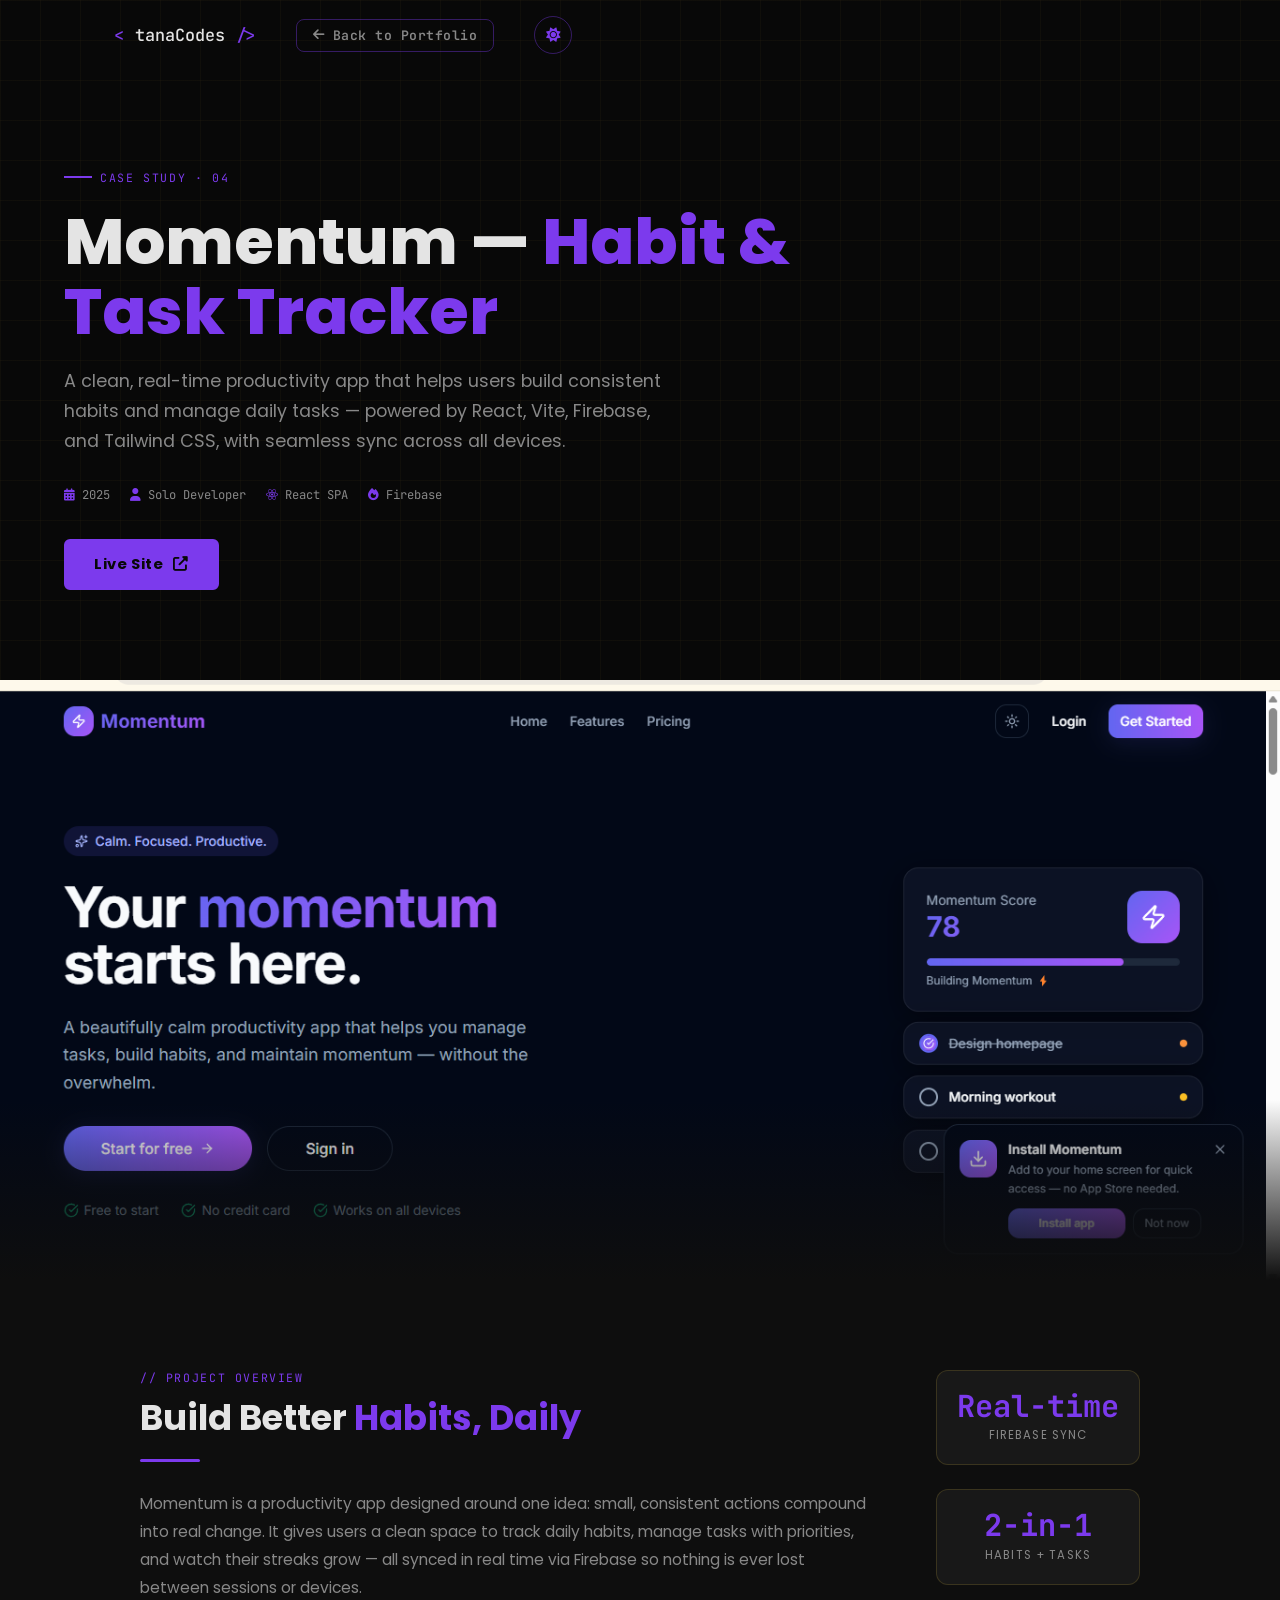
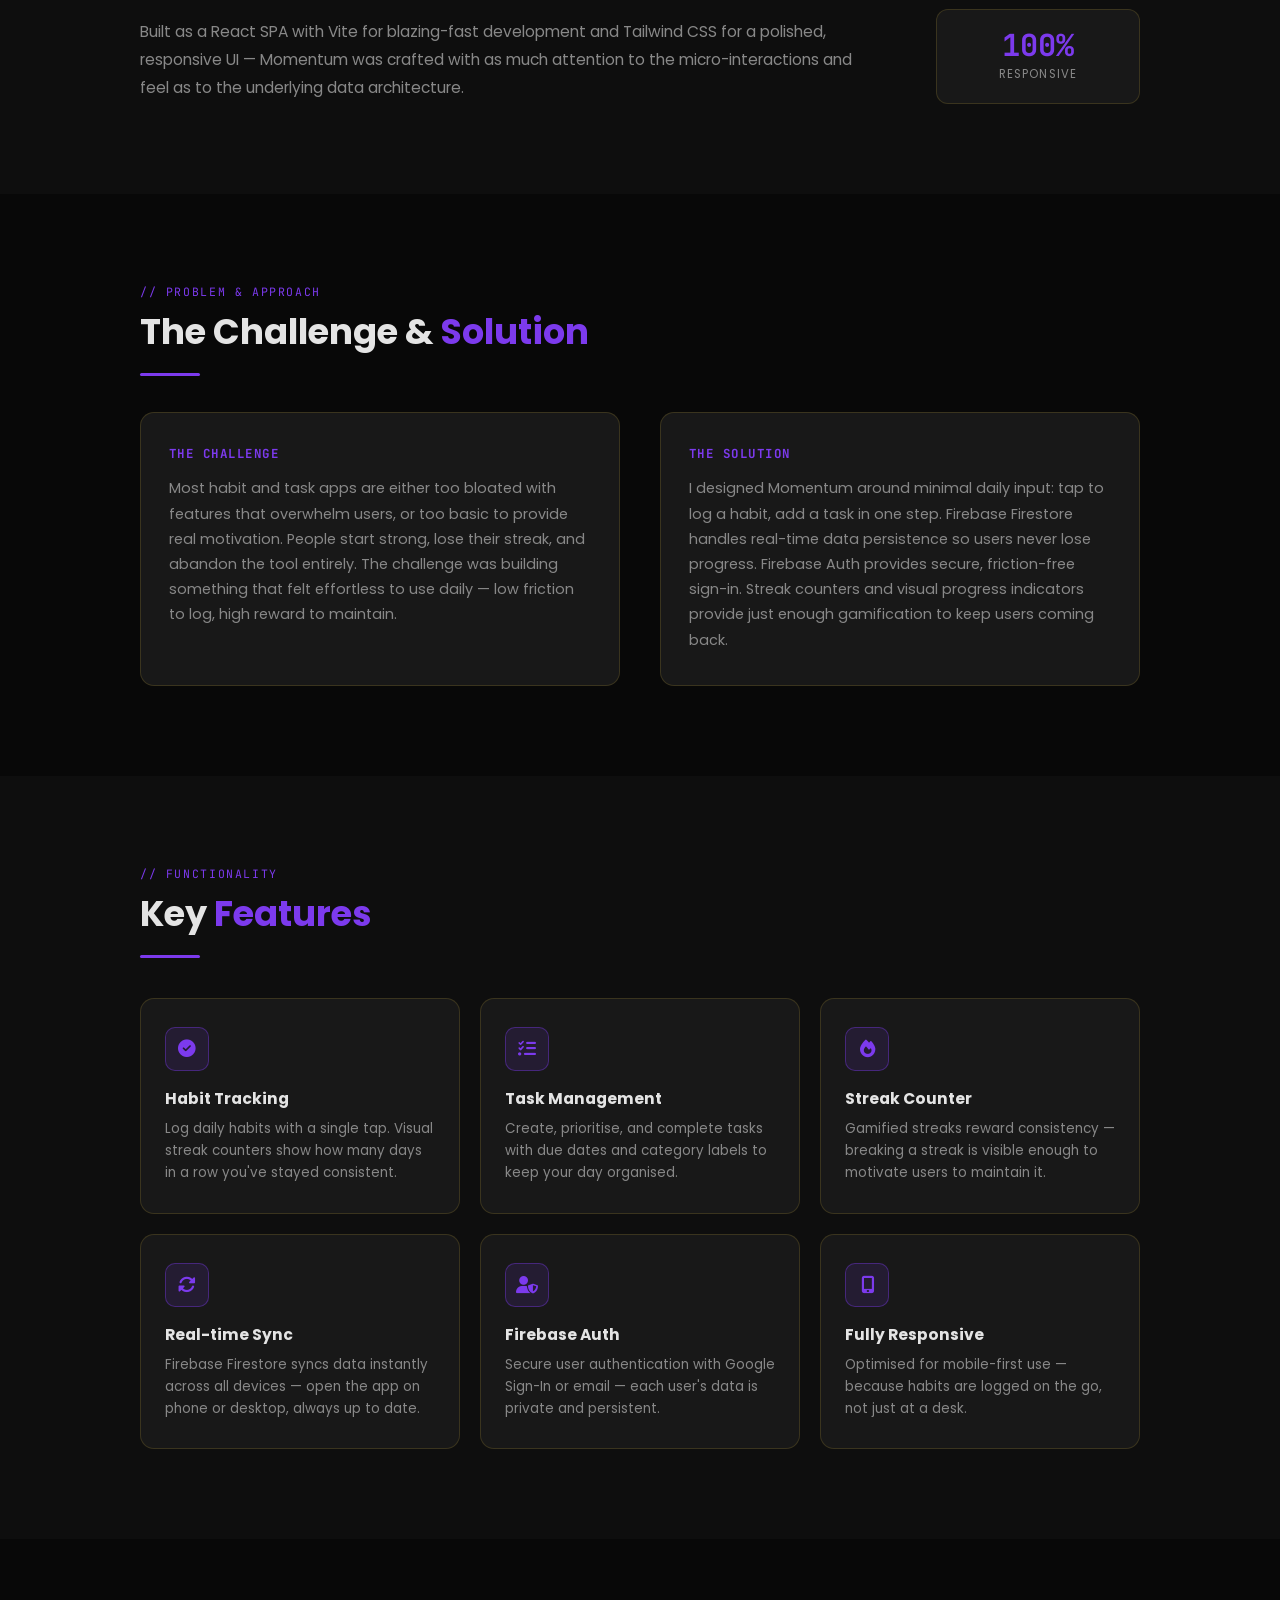
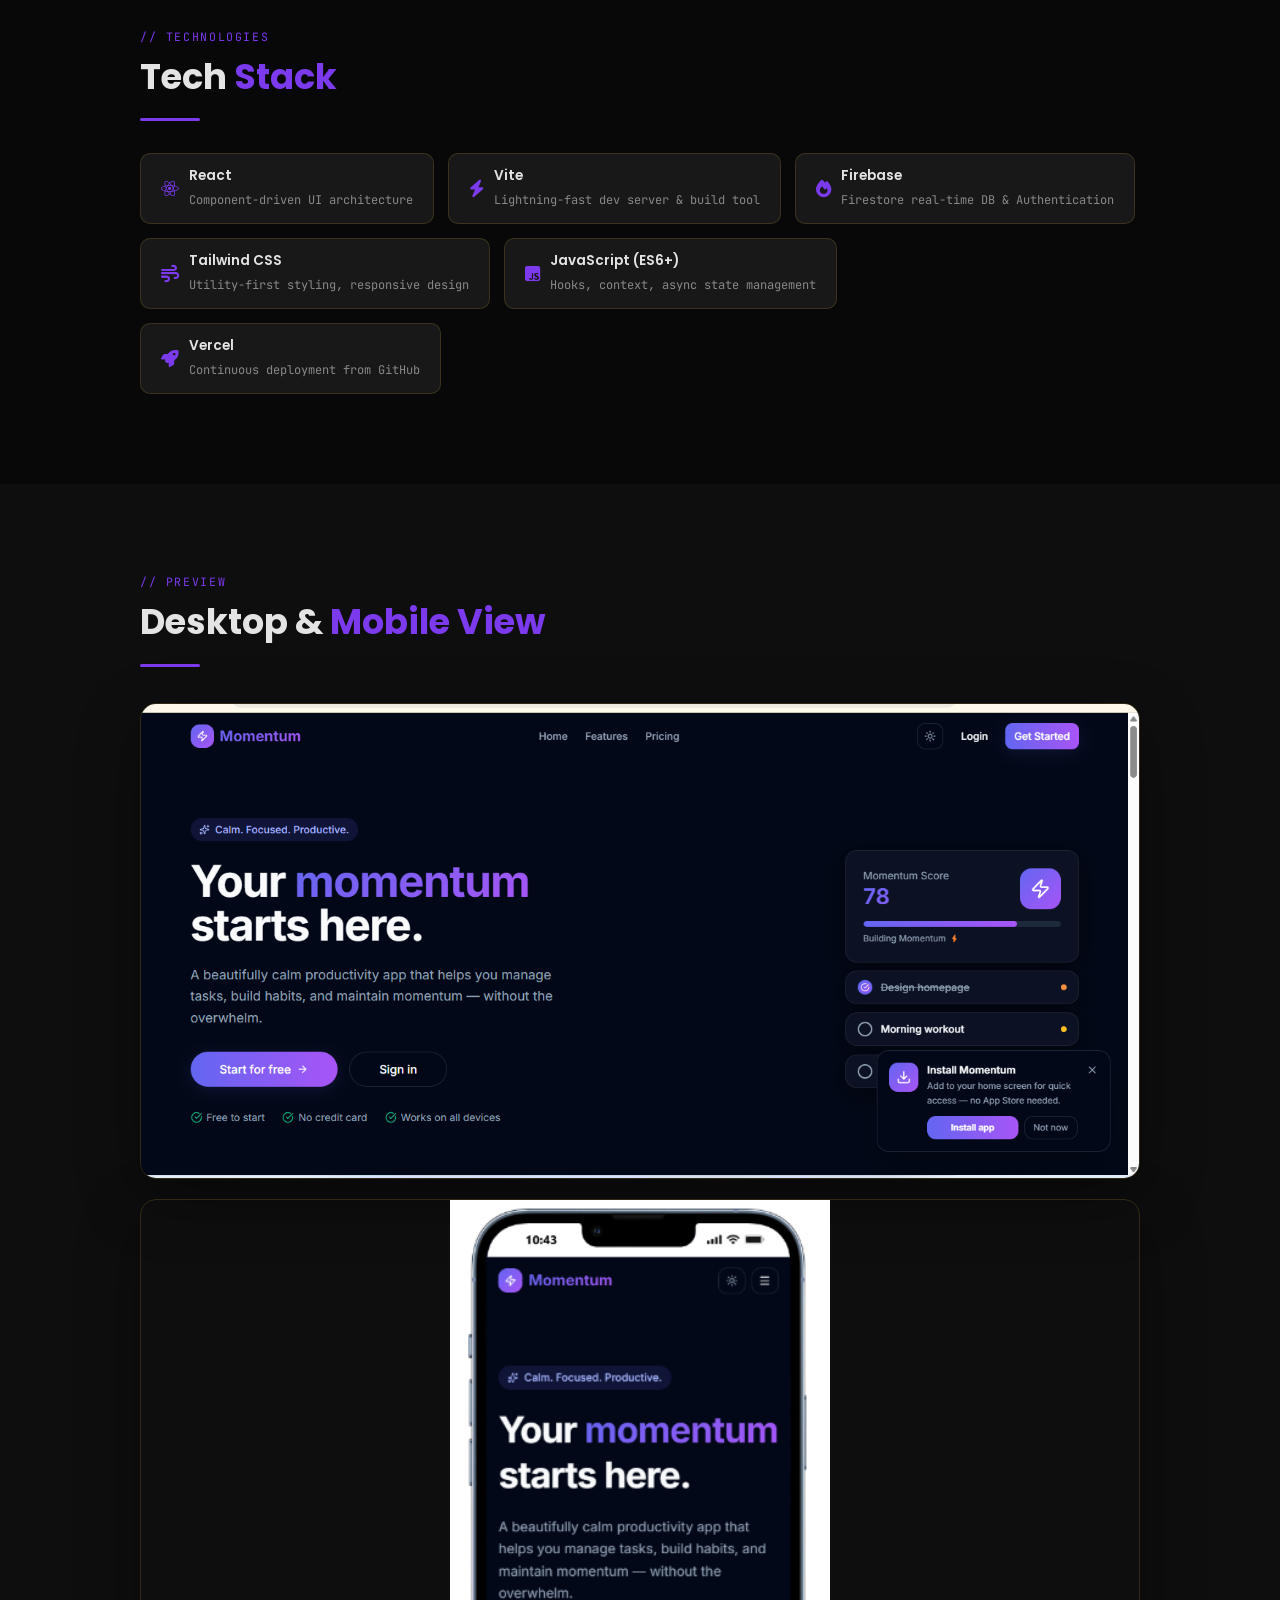
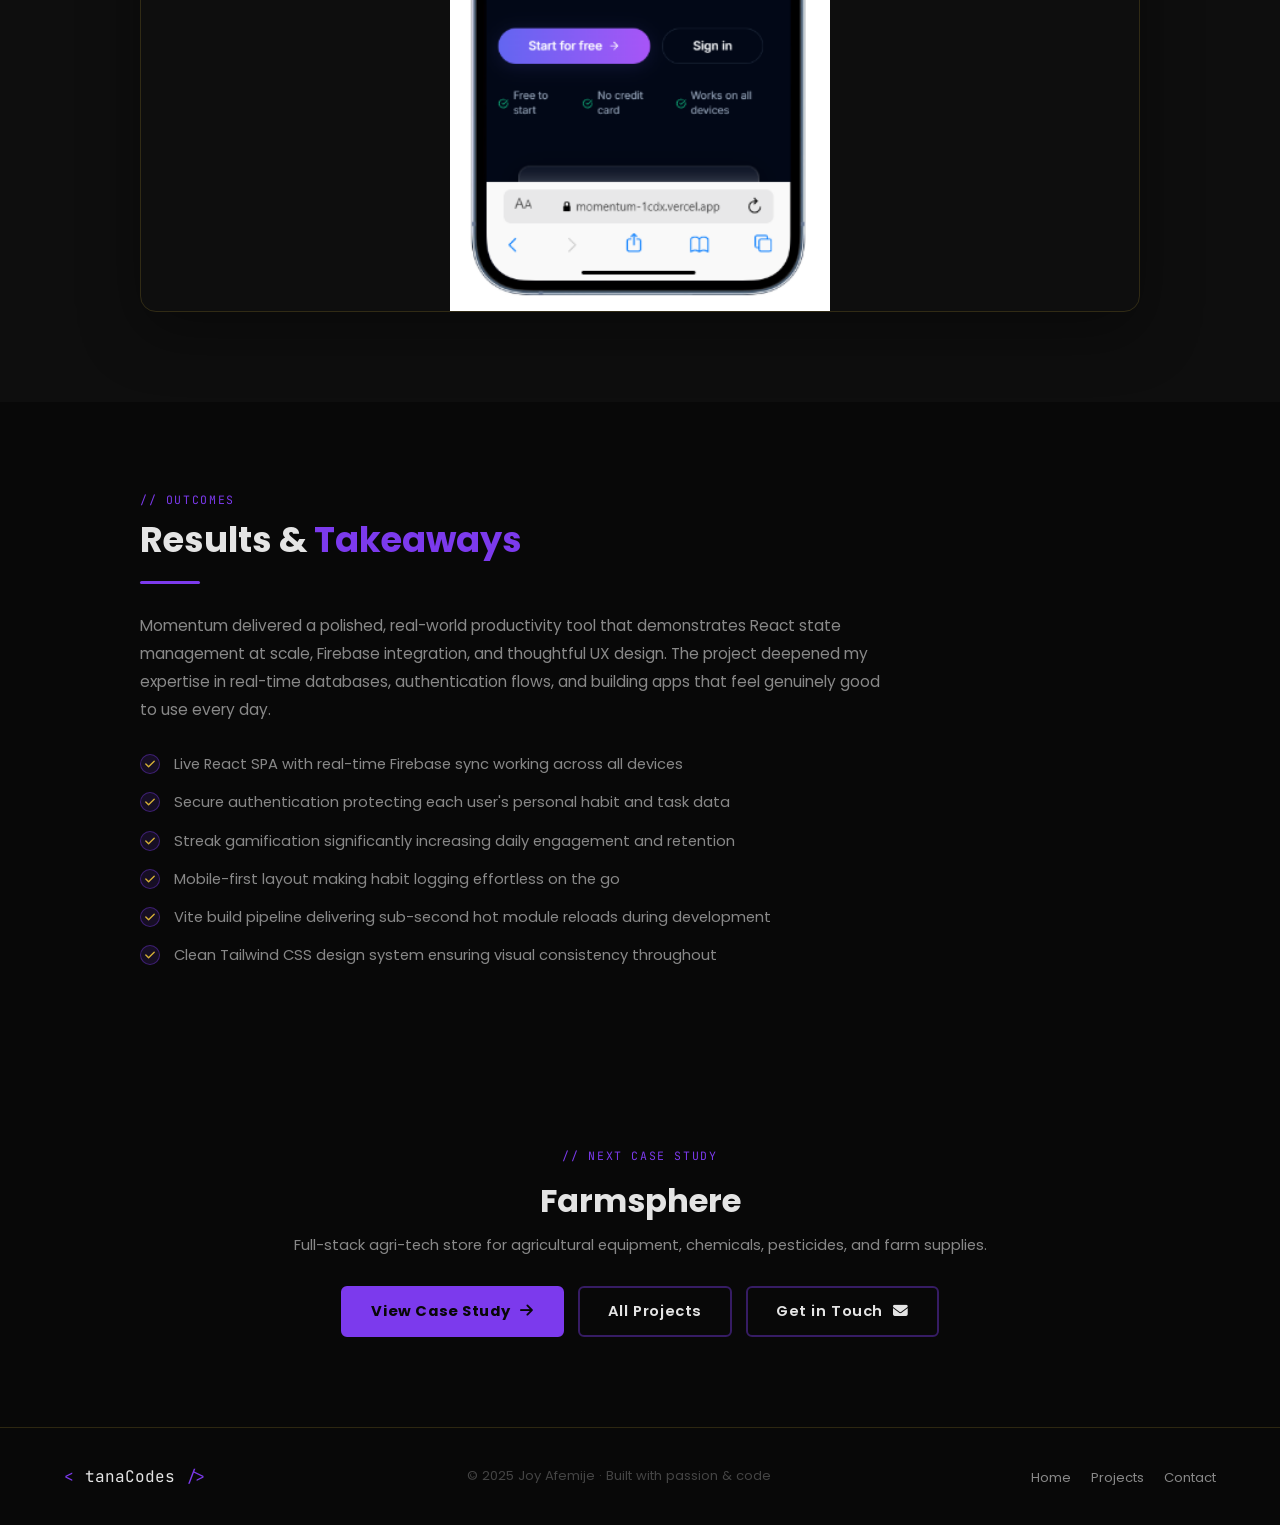
<file: momentum.html>
<!DOCTYPE html>
<html lang="en">
<head>
  <meta charset="UTF-8" />
  <meta name="viewport" content="width=device-width, initial-scale=1.0" />
  <title>Momentum — Case Study · Joy Etana</title>
  <link rel="preconnect" href="https://fonts.googleapis.com">
  <link href="https://fonts.googleapis.com/css2?family=Poppins:ital,wght@0,300;0,400;0,500;0,600;0,700;0,800;1,300;1,400&family=JetBrains+Mono:wght@300;400;500&display=swap" rel="stylesheet">
  <link rel="stylesheet" href="https://cdnjs.cloudflare.com/ajax/libs/font-awesome/6.5.0/css/all.min.css">
  <link rel="stylesheet" href="index.css" />
  <link rel="stylesheet" href="case-study.css" />
  <style>
    /* Momentum — Purple */
    :root {
      --gold: #7c3aed; --gold-lt: #9d67f5;
      --gold-dim: rgba(124,58,237,0.12);
      --border-h: rgba(124,58,237,0.4);
    }
    html[data-theme="light"] {
      --gold: #6d28d9; --gold-lt: #7c3aed;
      --gold-dim: rgba(109,40,217,0.10);
      --border-h: rgba(109,40,217,0.38);
    }
  </style>
  <script>
    (function(){
      var saved = localStorage.getItem('portfolio-theme');
      if (saved === 'light') document.documentElement.setAttribute('data-theme', 'light');
    })();
  </script>
</head>
<body>

  <canvas id="codeRain"></canvas>

  <nav class="navbar" id="navbar">
    <div class="nav-inner">
      <a href="./index.html" class="logo" style="text-decoration:none">
        <span class="logo-bracket">&lt;</span>
        <span class="logo-name">tanaCodes</span>
        <span class="logo-bracket">/&gt;</span>
      </a>
      <a href="./index.html#projects" class="cs-back">
        <i class="fas fa-arrow-left"></i> Back to Portfolio
      </a>
      <button class="theme-toggle" id="themeToggle" aria-label="Toggle theme">
        <i class="fas fa-sun"></i>
      </button>
    </div>
  </nav>

  <!-- ── HERO ── -->
  <section class="cs-hero">
    <div class="cs-hero-inner">
      <div class="cs-eyebrow">Case Study · 04</div>
      <h1 class="cs-hero-title">Momentum — <em>Habit &amp; Task Tracker</em></h1>
      <p class="cs-hero-tagline">
        A clean, real-time productivity app that helps users build consistent habits and manage daily tasks — powered by React, Vite, Firebase, and Tailwind CSS, with seamless sync across all devices.
      </p>
      <div class="cs-meta-row">
        <span class="cs-meta-item"><i class="fas fa-calendar-alt"></i> 2025</span>
        <span class="cs-meta-item"><i class="fas fa-user"></i> Solo Developer</span>
        <span class="cs-meta-item"><i class="fab fa-react"></i> React SPA</span>
        <span class="cs-meta-item"><i class="fas fa-fire"></i> Firebase</span>
      </div>
      <div class="cs-hero-btns">
        <a href="https://momentum-1cdx.vercel.app/" target="_blank" class="btn-primary">Live Site <i class="fas fa-external-link-alt"></i></a>
      </div>
    </div>
  </section>

  <!-- ── COVER IMAGE ── -->
  <div class="cs-cover">
    <img src="./images/Momentum.png" alt="Momentum app desktop view" />
  </div>

  <!-- ── OVERVIEW ── -->
  <section class="cs-section">
    <div class="cs-container">
      <div class="cs-overview-grid">
        <div>
          <div class="cs-label">// Project Overview</div>
          <h2 class="cs-section-title">Build Better <em>Habits, Daily</em></h2>
          <div class="cs-divider"></div>
          <p class="cs-body">
            Momentum is a productivity app designed around one idea: small, consistent actions compound into real change. It gives users a clean space to track daily habits, manage tasks with priorities, and watch their streaks grow — all synced in real time via Firebase so nothing is ever lost between sessions or devices.
          </p>
          <p class="cs-body">
            Built as a React SPA with Vite for blazing-fast development and Tailwind CSS for a polished, responsive UI — Momentum was crafted with as much attention to the micro-interactions and feel as to the underlying data architecture.
          </p>
        </div>
        <div class="cs-stats-col">
          <div class="cs-stat-block">
            <span class="num">Real-time</span>
            <span class="lbl">Firebase Sync</span>
          </div>
          <div class="cs-stat-block">
            <span class="num">2-in-1</span>
            <span class="lbl">Habits + Tasks</span>
          </div>
          <div class="cs-stat-block">
            <span class="num">100%</span>
            <span class="lbl">Responsive</span>
          </div>
        </div>
      </div>
    </div>
  </section>

  <!-- ── CHALLENGE & SOLUTION ── -->
  <section class="cs-section alt">
    <div class="cs-container">
      <div class="cs-label">// Problem & Approach</div>
      <h2 class="cs-section-title">The Challenge & <em>Solution</em></h2>
      <div class="cs-divider"></div>
      <div class="cs-two-col">
        <div class="cs-col-card">
          <h3>The Challenge</h3>
          <p>
            Most habit and task apps are either too bloated with features that overwhelm users, or too basic to provide real motivation. People start strong, lose their streak, and abandon the tool entirely. The challenge was building something that felt effortless to use daily — low friction to log, high reward to maintain.
          </p>
        </div>
        <div class="cs-col-card">
          <h3>The Solution</h3>
          <p>
            I designed Momentum around minimal daily input: tap to log a habit, add a task in one step. Firebase Firestore handles real-time data persistence so users never lose progress. Firebase Auth provides secure, friction-free sign-in. Streak counters and visual progress indicators provide just enough gamification to keep users coming back.
          </p>
        </div>
      </div>
    </div>
  </section>

  <!-- ── FEATURES ── -->
  <section class="cs-section">
    <div class="cs-container">
      <div class="cs-label">// Functionality</div>
      <h2 class="cs-section-title">Key <em>Features</em></h2>
      <div class="cs-divider"></div>
      <div class="cs-features-grid">
        <div class="cs-feature-card">
          <div class="cs-feature-icon"><i class="fas fa-check-circle"></i></div>
          <h3>Habit Tracking</h3>
          <p>Log daily habits with a single tap. Visual streak counters show how many days in a row you've stayed consistent.</p>
        </div>
        <div class="cs-feature-card">
          <div class="cs-feature-icon"><i class="fas fa-tasks"></i></div>
          <h3>Task Management</h3>
          <p>Create, prioritise, and complete tasks with due dates and category labels to keep your day organised.</p>
        </div>
        <div class="cs-feature-card">
          <div class="cs-feature-icon"><i class="fas fa-fire"></i></div>
          <h3>Streak Counter</h3>
          <p>Gamified streaks reward consistency — breaking a streak is visible enough to motivate users to maintain it.</p>
        </div>
        <div class="cs-feature-card">
          <div class="cs-feature-icon"><i class="fas fa-sync-alt"></i></div>
          <h3>Real-time Sync</h3>
          <p>Firebase Firestore syncs data instantly across all devices — open the app on phone or desktop, always up to date.</p>
        </div>
        <div class="cs-feature-card">
          <div class="cs-feature-icon"><i class="fas fa-user-shield"></i></div>
          <h3>Firebase Auth</h3>
          <p>Secure user authentication with Google Sign-In or email — each user's data is private and persistent.</p>
        </div>
        <div class="cs-feature-card">
          <div class="cs-feature-icon"><i class="fas fa-mobile-alt"></i></div>
          <h3>Fully Responsive</h3>
          <p>Optimised for mobile-first use — because habits are logged on the go, not just at a desk.</p>
        </div>
      </div>
    </div>
  </section>

  <!-- ── TECH STACK ── -->
  <section class="cs-section alt">
    <div class="cs-container">
      <div class="cs-label">// Technologies</div>
      <h2 class="cs-section-title">Tech <em>Stack</em></h2>
      <div class="cs-divider"></div>
      <div class="cs-tech-grid">
        <div class="cs-tech-chip">
          <i class="fab fa-react"></i>
          <div class="cs-tech-chip-info">
            <strong>React</strong>
            <span>Component-driven UI architecture</span>
          </div>
        </div>
        <div class="cs-tech-chip">
          <i class="fas fa-bolt"></i>
          <div class="cs-tech-chip-info">
            <strong>Vite</strong>
            <span>Lightning-fast dev server &amp; build tool</span>
          </div>
        </div>
        <div class="cs-tech-chip">
          <i class="fas fa-fire"></i>
          <div class="cs-tech-chip-info">
            <strong>Firebase</strong>
            <span>Firestore real-time DB &amp; Authentication</span>
          </div>
        </div>
        <div class="cs-tech-chip">
          <i class="fas fa-wind"></i>
          <div class="cs-tech-chip-info">
            <strong>Tailwind CSS</strong>
            <span>Utility-first styling, responsive design</span>
          </div>
        </div>
        <div class="cs-tech-chip">
          <i class="fab fa-js-square"></i>
          <div class="cs-tech-chip-info">
            <strong>JavaScript (ES6+)</strong>
            <span>Hooks, context, async state management</span>
          </div>
        </div>
        <div class="cs-tech-chip">
          <i class="fas fa-rocket"></i>
          <div class="cs-tech-chip-info">
            <strong>Vercel</strong>
            <span>Continuous deployment from GitHub</span>
          </div>
        </div>
      </div>
    </div>
  </section>

  <!-- ── SCREENSHOTS ── -->
  <section class="cs-section">
    <div class="cs-container">
      <div class="cs-label">// Preview</div>
      <h2 class="cs-section-title">Desktop &amp; <em>Mobile View</em></h2>
      <div class="cs-divider"></div>
      <div class="cs-gallery">
        <img src="./images/Momentum.png" alt="Momentum desktop view" />
      </div>
      <div class="cs-gallery" style="margin-top: 20px;">
        <img src="./images/Momentum mobile.png" alt="Momentum mobile view" style="max-width:380px; margin: 0 auto; display:block;" />
      </div>
    </div>
  </section>

  <!-- ── RESULTS ── -->
  <section class="cs-section alt">
    <div class="cs-container">
      <div class="cs-label">// Outcomes</div>
      <h2 class="cs-section-title">Results &amp; <em>Takeaways</em></h2>
      <div class="cs-divider"></div>
      <p class="cs-body">
        Momentum delivered a polished, real-world productivity tool that demonstrates React state management at scale, Firebase integration, and thoughtful UX design. The project deepened my expertise in real-time databases, authentication flows, and building apps that feel genuinely good to use every day.
      </p>
      <ul class="cs-results-list">
        <li>Live React SPA with real-time Firebase sync working across all devices</li>
        <li>Secure authentication protecting each user's personal habit and task data</li>
        <li>Streak gamification significantly increasing daily engagement and retention</li>
        <li>Mobile-first layout making habit logging effortless on the go</li>
        <li>Vite build pipeline delivering sub-second hot module reloads during development</li>
        <li>Clean Tailwind CSS design system ensuring visual consistency throughout</li>
      </ul>
    </div>
  </section>

  <!-- ── NEXT PROJECT ── -->
  <section class="cs-cta-section">
    <div class="cs-container">
      <div class="cs-cta-label">// Next Case Study</div>
      <h2>Farmsphere</h2>
      <p>Full-stack agri-tech store for agricultural equipment, chemicals, pesticides, and farm supplies.</p>
      <div class="cs-cta-btns">
        <a href="./farmsphere.html" class="btn-primary">View Case Study <i class="fas fa-arrow-right"></i></a>
        <a href="./all-projects.html" class="btn-ghost">All Projects</a>
        <a href="mailto:joyafemije@gmail.com" class="btn-ghost">Get in Touch <i class="fas fa-envelope"></i></a>
      </div>
    </div>
  </section>

  <footer class="footer">
    <div class="footer-inner">
      <div class="footer-logo">
        <span class="logo-bracket">&lt;</span>
        <span class="logo-name">tanaCodes</span>
        <span class="logo-bracket">/&gt;</span>
      </div>
      <p class="footer-copy">© 2025 Joy Afemije · Built with passion &amp; code</p>
      <ul class="footer-links">
        <li><a href="./index.html">Home</a></li>
        <li><a href="./index.html#projects">Projects</a></li>
        <li><a href="mailto:joyafemije@gmail.com">Contact</a></li>
      </ul>
    </div>
  </footer>

  <button id="backToTop" aria-label="Back to top"><i class="fas fa-arrow-up"></i></button>
  <div id="toast"></div>
  <script src="main.js"></script>
</body>
</html>
</file>
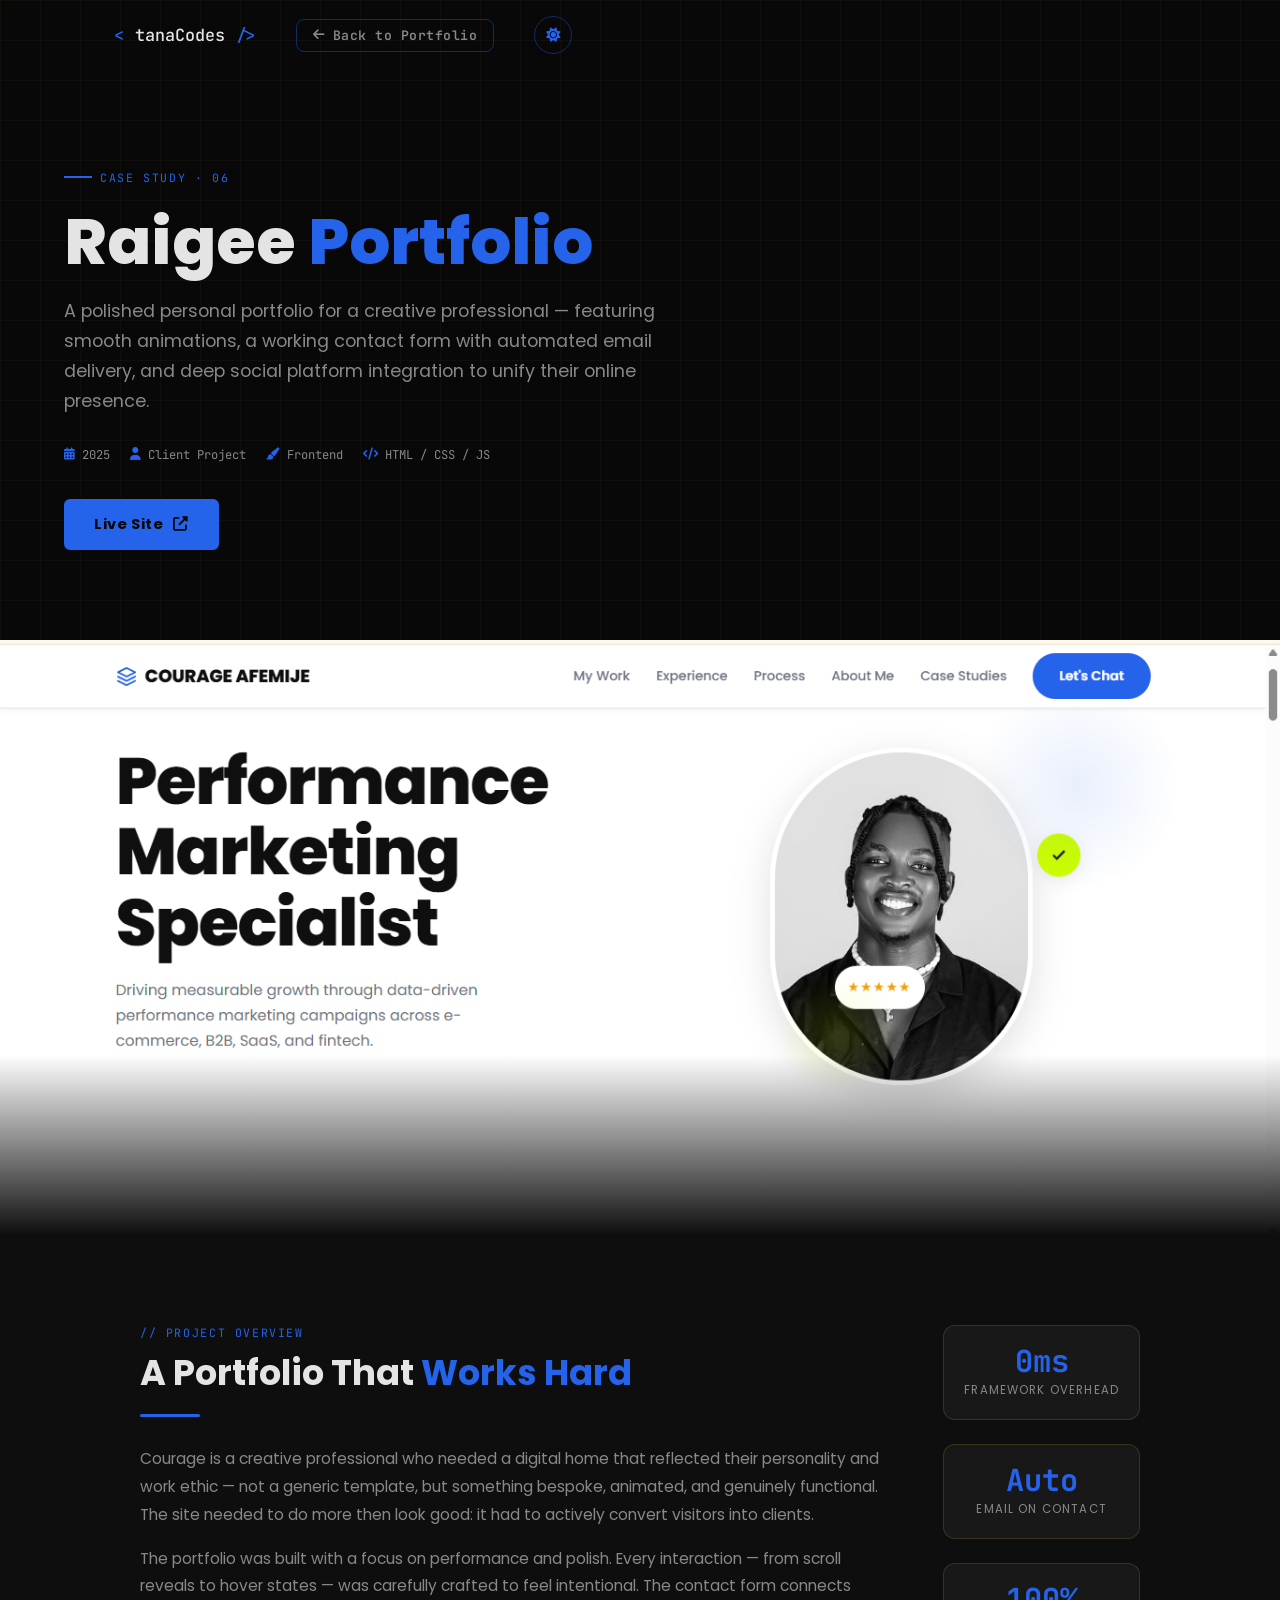
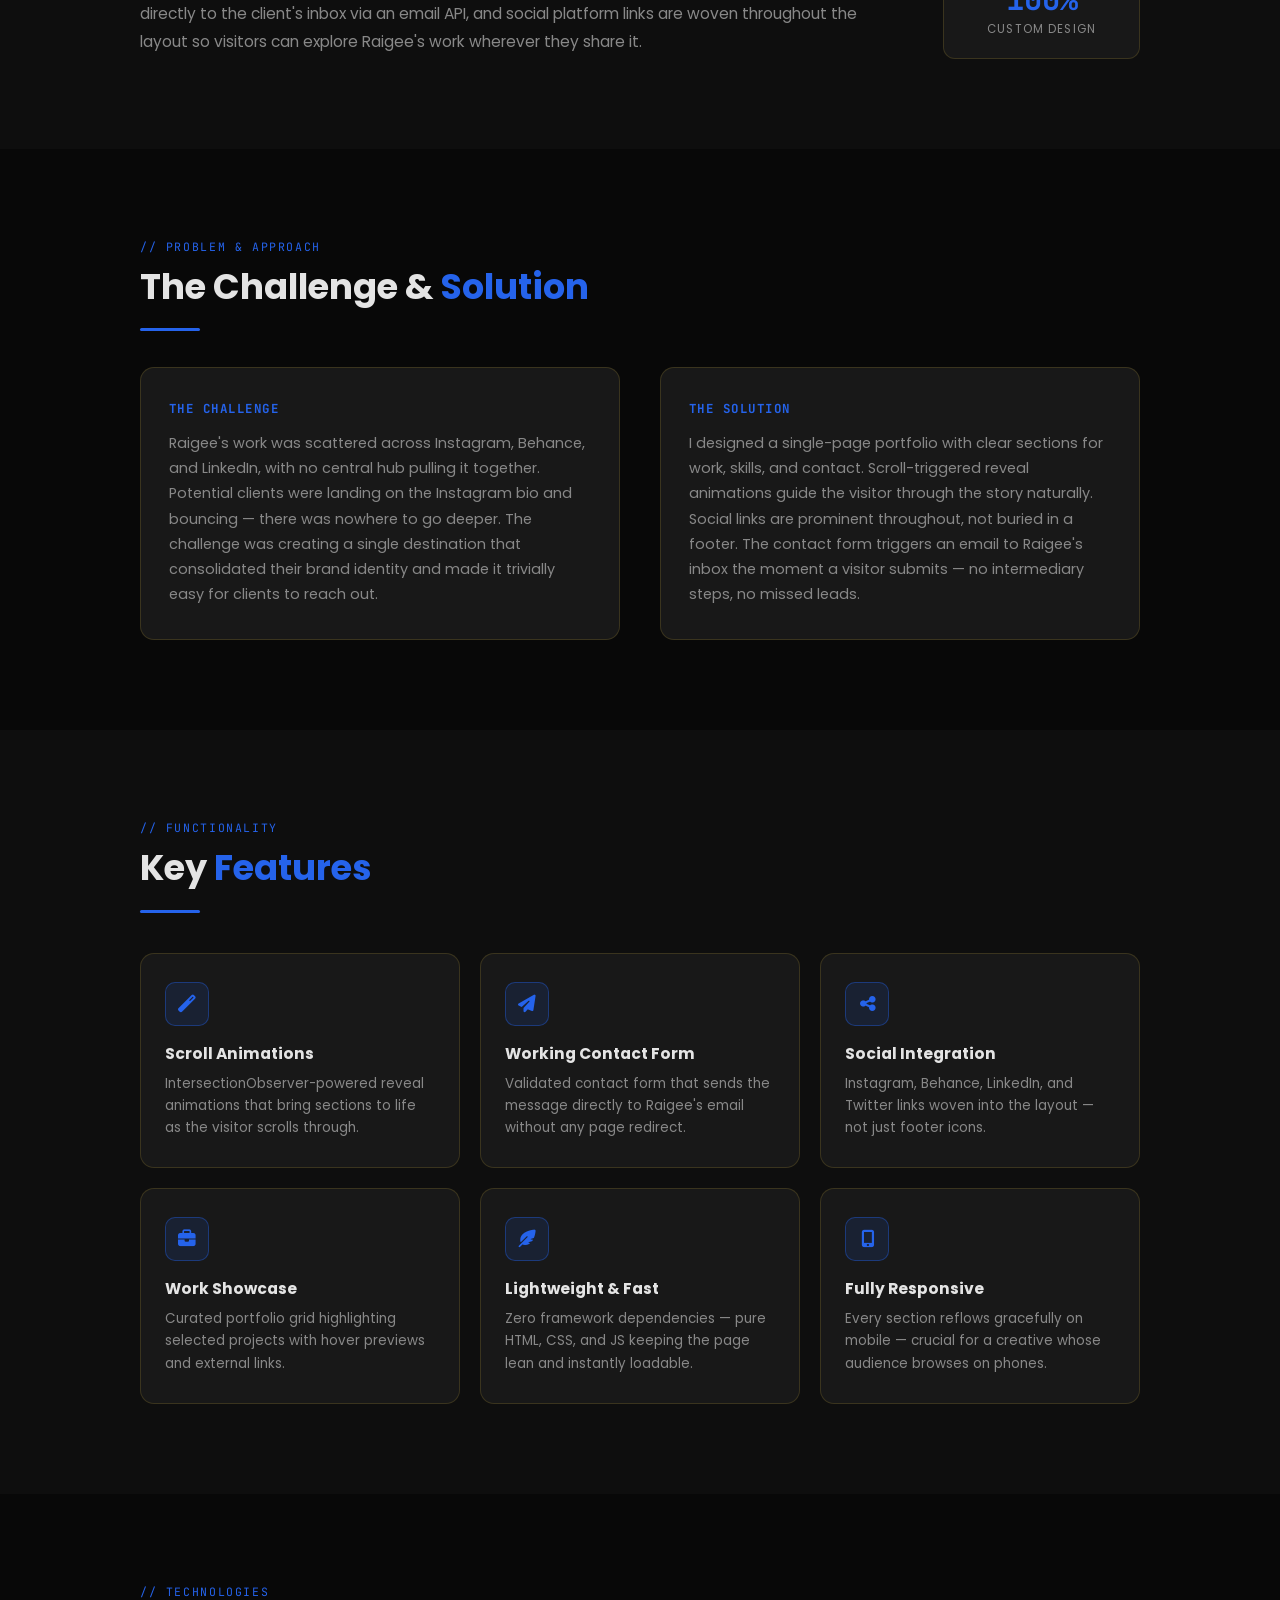
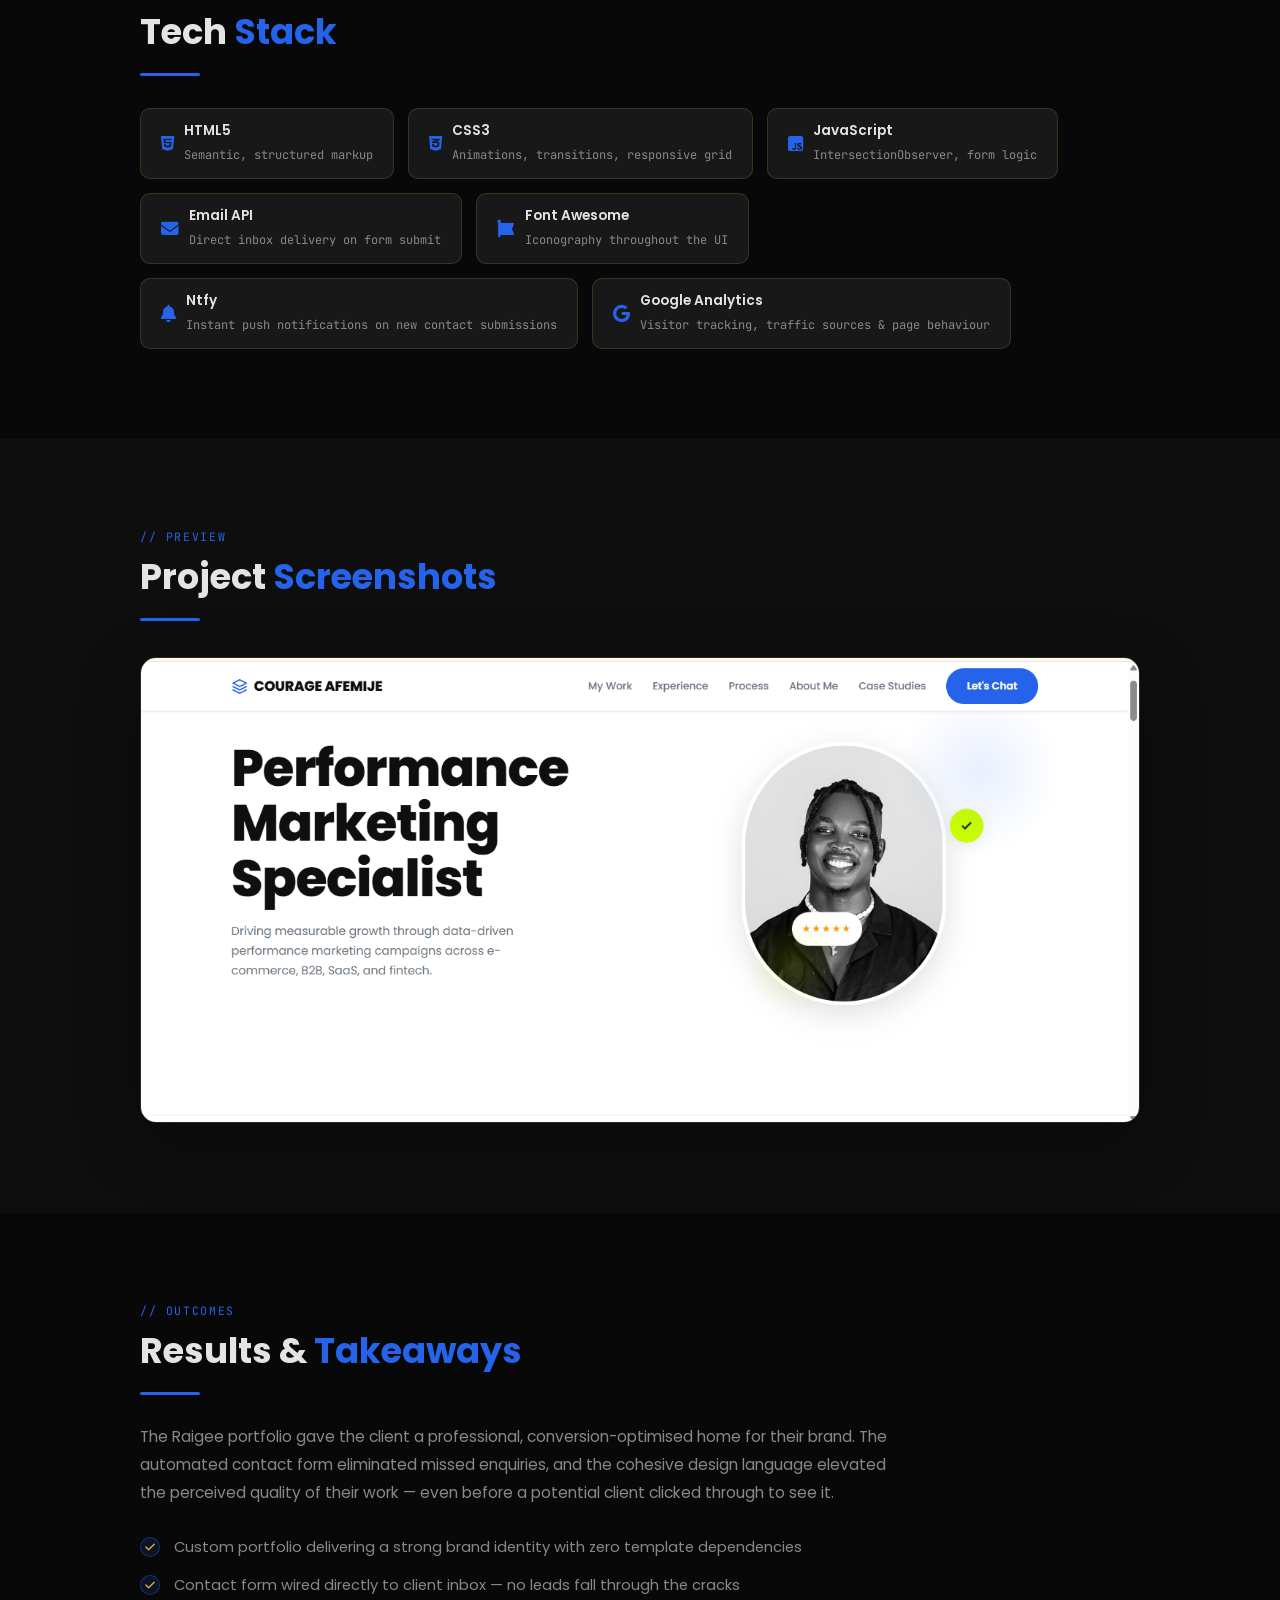
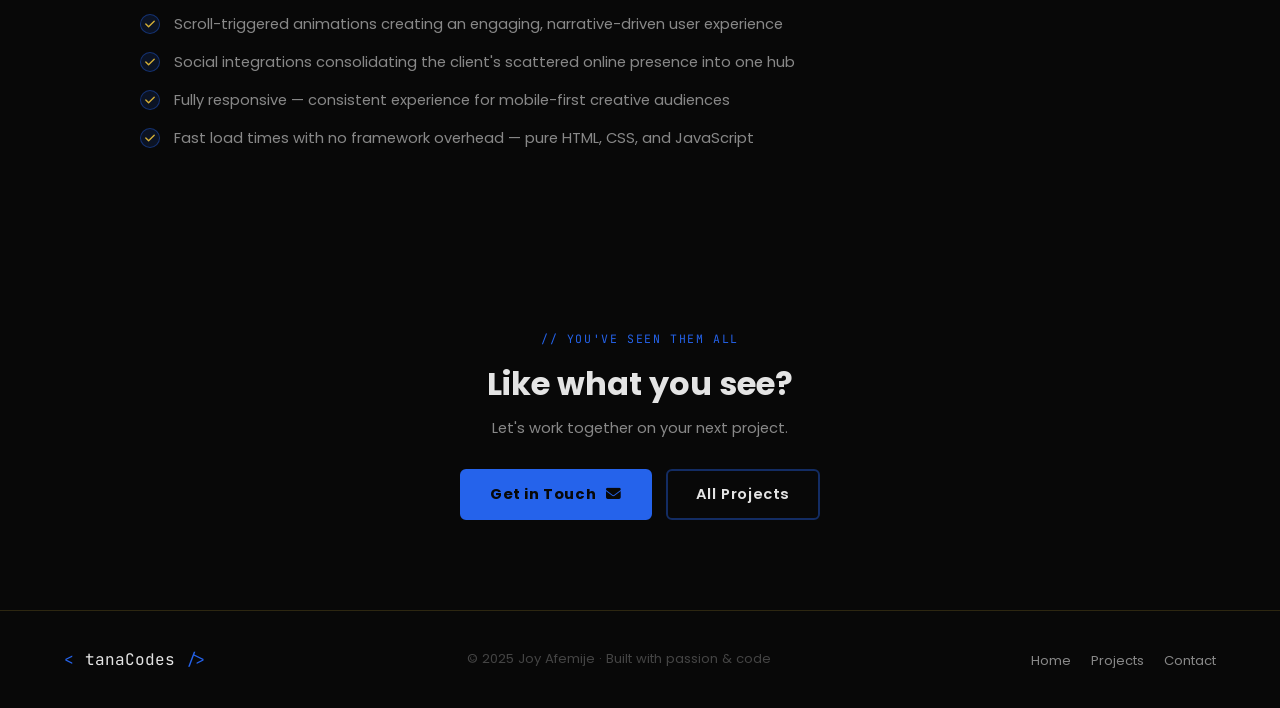
<file: raigee.html>
<!DOCTYPE html>
<html lang="en">
<head>
  <meta charset="UTF-8" />
  <meta name="viewport" content="width=device-width, initial-scale=1.0" />
  <title>Raigee Portfolio — Case Study · Joy Etana</title>
  <link rel="preconnect" href="https://fonts.googleapis.com">
  <link href="https://fonts.googleapis.com/css2?family=Poppins:ital,wght@0,300;0,400;0,500;0,600;0,700;0,800;1,300;1,400&family=JetBrains+Mono:wght@300;400;500&display=swap" rel="stylesheet">
  <link rel="stylesheet" href="https://cdnjs.cloudflare.com/ajax/libs/font-awesome/6.5.0/css/all.min.css">
  <link rel="stylesheet" href="index.css" />
  <link rel="stylesheet" href="case-study.css" />
  <style>
    /* Raigee — Blue */
    :root {
      --gold: #2563eb; --gold-lt: #3b82f6;
      --gold-dim: rgba(37,99,235,0.12);
      --border-h: rgba(37,99,235,0.4);
    }
    html[data-theme="light"] {
      --gold: #1d4ed8; --gold-lt: #2563eb;
      --gold-dim: rgba(29,78,216,0.10);
      --border-h: rgba(29,78,216,0.38);
    }
  </style>
  <script>
    (function(){
      var saved = localStorage.getItem('portfolio-theme');
      if (saved === 'light') document.documentElement.setAttribute('data-theme', 'light');
    })();
  </script>
</head>
<body>

  <canvas id="codeRain"></canvas>

  <nav class="navbar" id="navbar">
    <div class="nav-inner">
      <a href="./index.html" class="logo" style="text-decoration:none">
        <span class="logo-bracket">&lt;</span>
        <span class="logo-name">tanaCodes</span>
        <span class="logo-bracket">/&gt;</span>
      </a>
      <a href="./index.html#projects" class="cs-back">
        <i class="fas fa-arrow-left"></i> Back to Portfolio
      </a>
      <button class="theme-toggle" id="themeToggle" aria-label="Toggle theme">
        <i class="fas fa-sun"></i>
      </button>
    </div>
  </nav>

  <!-- ── HERO ── -->
  <section class="cs-hero">
    <div class="cs-hero-inner">
      <div class="cs-eyebrow">Case Study · 06</div>
      <h1 class="cs-hero-title">Raigee <em>Portfolio</em></h1>
      <p class="cs-hero-tagline">
        A polished personal portfolio for a creative professional — featuring smooth animations, a working contact form with automated email delivery, and deep social platform integration to unify their online presence.
      </p>
      <div class="cs-meta-row">
        <span class="cs-meta-item"><i class="fas fa-calendar-alt"></i> 2025</span>
        <span class="cs-meta-item"><i class="fas fa-user"></i> Client Project</span>
        <span class="cs-meta-item"><i class="fas fa-paint-brush"></i> Frontend</span>
        <span class="cs-meta-item"><i class="fas fa-code"></i> HTML / CSS / JS</span>
      </div>
      <div class="cs-hero-btns">
        <a href="https://courageafemije.vercel.app/" target="_blank" class="btn-primary">Live Site <i class="fas fa-external-link-alt"></i></a>
      </div>
    </div>
  </section>

  <!-- ── COVER IMAGE ── -->
  <div class="cs-cover">
    <img src="./images/raigee porfolio.png" alt="Raigee Portfolio screenshot" />
  </div>

  <!-- ── OVERVIEW ── -->
  <section class="cs-section">
    <div class="cs-container">
      <div class="cs-overview-grid">
        <div>
          <div class="cs-label">// Project Overview</div>
          <h2 class="cs-section-title">A Portfolio That <em>Works Hard</em></h2>
          <div class="cs-divider"></div>
          <p class="cs-body">
            Courage is a creative professional who needed a digital home that reflected their personality and work ethic — not a generic template, but something bespoke, animated, and genuinely functional. The site needed to do more then look good: it had to actively convert visitors into clients.
          </p>
          <p class="cs-body">
            The portfolio was built with a focus on performance and polish. Every interaction — from scroll reveals to hover states — was carefully crafted to feel intentional. The contact form connects directly to the client's inbox via an email API, and social platform links are woven throughout the layout so visitors can explore Raigee's work wherever they share it.
          </p>
        </div>
        <div class="cs-stats-col">
          <div class="cs-stat-block">
            <span class="num">0ms</span>
            <span class="lbl">Framework overhead</span>
          </div>
          <div class="cs-stat-block">
            <span class="num">Auto</span>
            <span class="lbl">Email on contact</span>
          </div>
          <div class="cs-stat-block">
            <span class="num">100%</span>
            <span class="lbl">Custom Design</span>
          </div>
        </div>
      </div>
    </div>
  </section>

  <!-- ── CHALLENGE & SOLUTION ── -->
  <section class="cs-section alt">
    <div class="cs-container">
      <div class="cs-label">// Problem & Approach</div>
      <h2 class="cs-section-title">The Challenge & <em>Solution</em></h2>
      <div class="cs-divider"></div>
      <div class="cs-two-col">
        <div class="cs-col-card">
          <h3>The Challenge</h3>
          <p>
            Raigee's work was scattered across Instagram, Behance, and LinkedIn, with no central hub pulling it together. Potential clients were landing on the Instagram bio and bouncing — there was nowhere to go deeper. The challenge was creating a single destination that consolidated their brand identity and made it trivially easy for clients to reach out.
          </p>
        </div>
        <div class="cs-col-card">
          <h3>The Solution</h3>
          <p>
            I designed a single-page portfolio with clear sections for work, skills, and contact. Scroll-triggered reveal animations guide the visitor through the story naturally. Social links are prominent throughout, not buried in a footer. The contact form triggers an email to Raigee's inbox the moment a visitor submits — no intermediary steps, no missed leads.
          </p>
        </div>
      </div>
    </div>
  </section>

  <!-- ── FEATURES ── -->
  <section class="cs-section">
    <div class="cs-container">
      <div class="cs-label">// Functionality</div>
      <h2 class="cs-section-title">Key <em>Features</em></h2>
      <div class="cs-divider"></div>
      <div class="cs-features-grid">
        <div class="cs-feature-card">
          <div class="cs-feature-icon"><i class="fas fa-magic"></i></div>
          <h3>Scroll Animations</h3>
          <p>IntersectionObserver-powered reveal animations that bring sections to life as the visitor scrolls through.</p>
        </div>
        <div class="cs-feature-card">
          <div class="cs-feature-icon"><i class="fas fa-paper-plane"></i></div>
          <h3>Working Contact Form</h3>
          <p>Validated contact form that sends the message directly to Raigee's email without any page redirect.</p>
        </div>
        <div class="cs-feature-card">
          <div class="cs-feature-icon"><i class="fas fa-share-alt"></i></div>
          <h3>Social Integration</h3>
          <p>Instagram, Behance, LinkedIn, and Twitter links woven into the layout — not just footer icons.</p>
        </div>
        <div class="cs-feature-card">
          <div class="cs-feature-icon"><i class="fas fa-briefcase"></i></div>
          <h3>Work Showcase</h3>
          <p>Curated portfolio grid highlighting selected projects with hover previews and external links.</p>
        </div>
        <div class="cs-feature-card">
          <div class="cs-feature-icon"><i class="fas fa-feather-alt"></i></div>
          <h3>Lightweight & Fast</h3>
          <p>Zero framework dependencies — pure HTML, CSS, and JS keeping the page lean and instantly loadable.</p>
        </div>
        <div class="cs-feature-card">
          <div class="cs-feature-icon"><i class="fas fa-mobile-alt"></i></div>
          <h3>Fully Responsive</h3>
          <p>Every section reflows gracefully on mobile — crucial for a creative whose audience browses on phones.</p>
        </div>
      </div>
    </div>
  </section>

  <!-- ── TECH STACK ── -->
  <section class="cs-section alt">
    <div class="cs-container">
      <div class="cs-label">// Technologies</div>
      <h2 class="cs-section-title">Tech <em>Stack</em></h2>
      <div class="cs-divider"></div>
      <div class="cs-tech-grid">
        <div class="cs-tech-chip">
          <i class="fab fa-html5"></i>
          <div class="cs-tech-chip-info">
            <strong>HTML5</strong>
            <span>Semantic, structured markup</span>
          </div>
        </div>
        <div class="cs-tech-chip">
          <i class="fab fa-css3-alt"></i>
          <div class="cs-tech-chip-info">
            <strong>CSS3</strong>
            <span>Animations, transitions, responsive grid</span>
          </div>
        </div>
        <div class="cs-tech-chip">
          <i class="fab fa-js-square"></i>
          <div class="cs-tech-chip-info">
            <strong>JavaScript</strong>
            <span>IntersectionObserver, form logic</span>
          </div>
        </div>
        <div class="cs-tech-chip">
          <i class="fas fa-envelope"></i>
          <div class="cs-tech-chip-info">
            <strong>Email API</strong>
            <span>Direct inbox delivery on form submit</span>
          </div>
        </div>
        <div class="cs-tech-chip">
          <i class="fab fa-font-awesome"></i>
          <div class="cs-tech-chip-info">
            <strong>Font Awesome</strong>
            <span>Iconography throughout the UI</span>
          </div>
        </div>
        <div class="cs-tech-chip">
          <i class="fas fa-bell"></i>
          <div class="cs-tech-chip-info">
            <strong>Ntfy</strong>
            <span>Instant push notifications on new contact submissions</span>
          </div>
        </div>
        <div class="cs-tech-chip">
          <i class="fab fa-google"></i>
          <div class="cs-tech-chip-info">
            <strong>Google Analytics</strong>
            <span>Visitor tracking, traffic sources &amp; page behaviour</span>
          </div>
        </div>
      </div>
    </div>
  </section>

  <!-- ── SCREENSHOT ── -->
  <section class="cs-section">
    <div class="cs-container">
      <div class="cs-label">// Preview</div>
      <h2 class="cs-section-title">Project <em>Screenshots</em></h2>
      <div class="cs-divider"></div>
      <div class="cs-gallery">
        <img src="./images/raigee porfolio.png" alt="Raigee Portfolio full view" />
      </div>
    </div>
  </section>

  <!-- ── RESULTS ── -->
  <section class="cs-section alt">
    <div class="cs-container">
      <div class="cs-label">// Outcomes</div>
      <h2 class="cs-section-title">Results & <em>Takeaways</em></h2>
      <div class="cs-divider"></div>
      <p class="cs-body">
        The Raigee portfolio gave the client a professional, conversion-optimised home for their brand. The automated contact form eliminated missed enquiries, and the cohesive design language elevated the perceived quality of their work — even before a potential client clicked through to see it.
      </p>
      <ul class="cs-results-list">
        <li>Custom portfolio delivering a strong brand identity with zero template dependencies</li>
        <li>Contact form wired directly to client inbox — no leads fall through the cracks</li>
        <li>Scroll-triggered animations creating an engaging, narrative-driven user experience</li>
        <li>Social integrations consolidating the client's scattered online presence into one hub</li>
        <li>Fully responsive — consistent experience for mobile-first creative audiences</li>
        <li>Fast load times with no framework overhead — pure HTML, CSS, and JavaScript</li>
      </ul>
    </div>
  </section>

  <!-- ── BACK TO START CTA ── -->
  <section class="cs-cta-section">
    <div class="cs-container">
      <div class="cs-cta-label">// You've seen them all</div>
      <h2>Like what you see?</h2>
      <p>Let's work together on your next project.</p>
      <div class="cs-cta-btns">
        <a href="mailto:joyafemije@gmail.com" class="btn-primary">Get in Touch <i class="fas fa-envelope"></i></a>
        <a href="./all-projects.html" class="btn-ghost">All Projects</a>
      </div>
    </div>
  </section>

  <footer class="footer">
    <div class="footer-inner">
      <div class="footer-logo">
        <span class="logo-bracket">&lt;</span>
        <span class="logo-name">tanaCodes</span>
        <span class="logo-bracket">/&gt;</span>
      </div>
      <p class="footer-copy">© 2025 Joy Afemije · Built with passion &amp; code</p>
      <ul class="footer-links">
        <li><a href="./index.html">Home</a></li>
        <li><a href="./index.html#projects">Projects</a></li>
        <li><a href="mailto:joyafemije@gmail.com">Contact</a></li>
      </ul>
    </div>
  </footer>

  <button id="backToTop" aria-label="Back to top"><i class="fas fa-arrow-up"></i></button>
  <div id="toast"></div>
  <script src="main.js"></script>
</body>
</html>
</file>
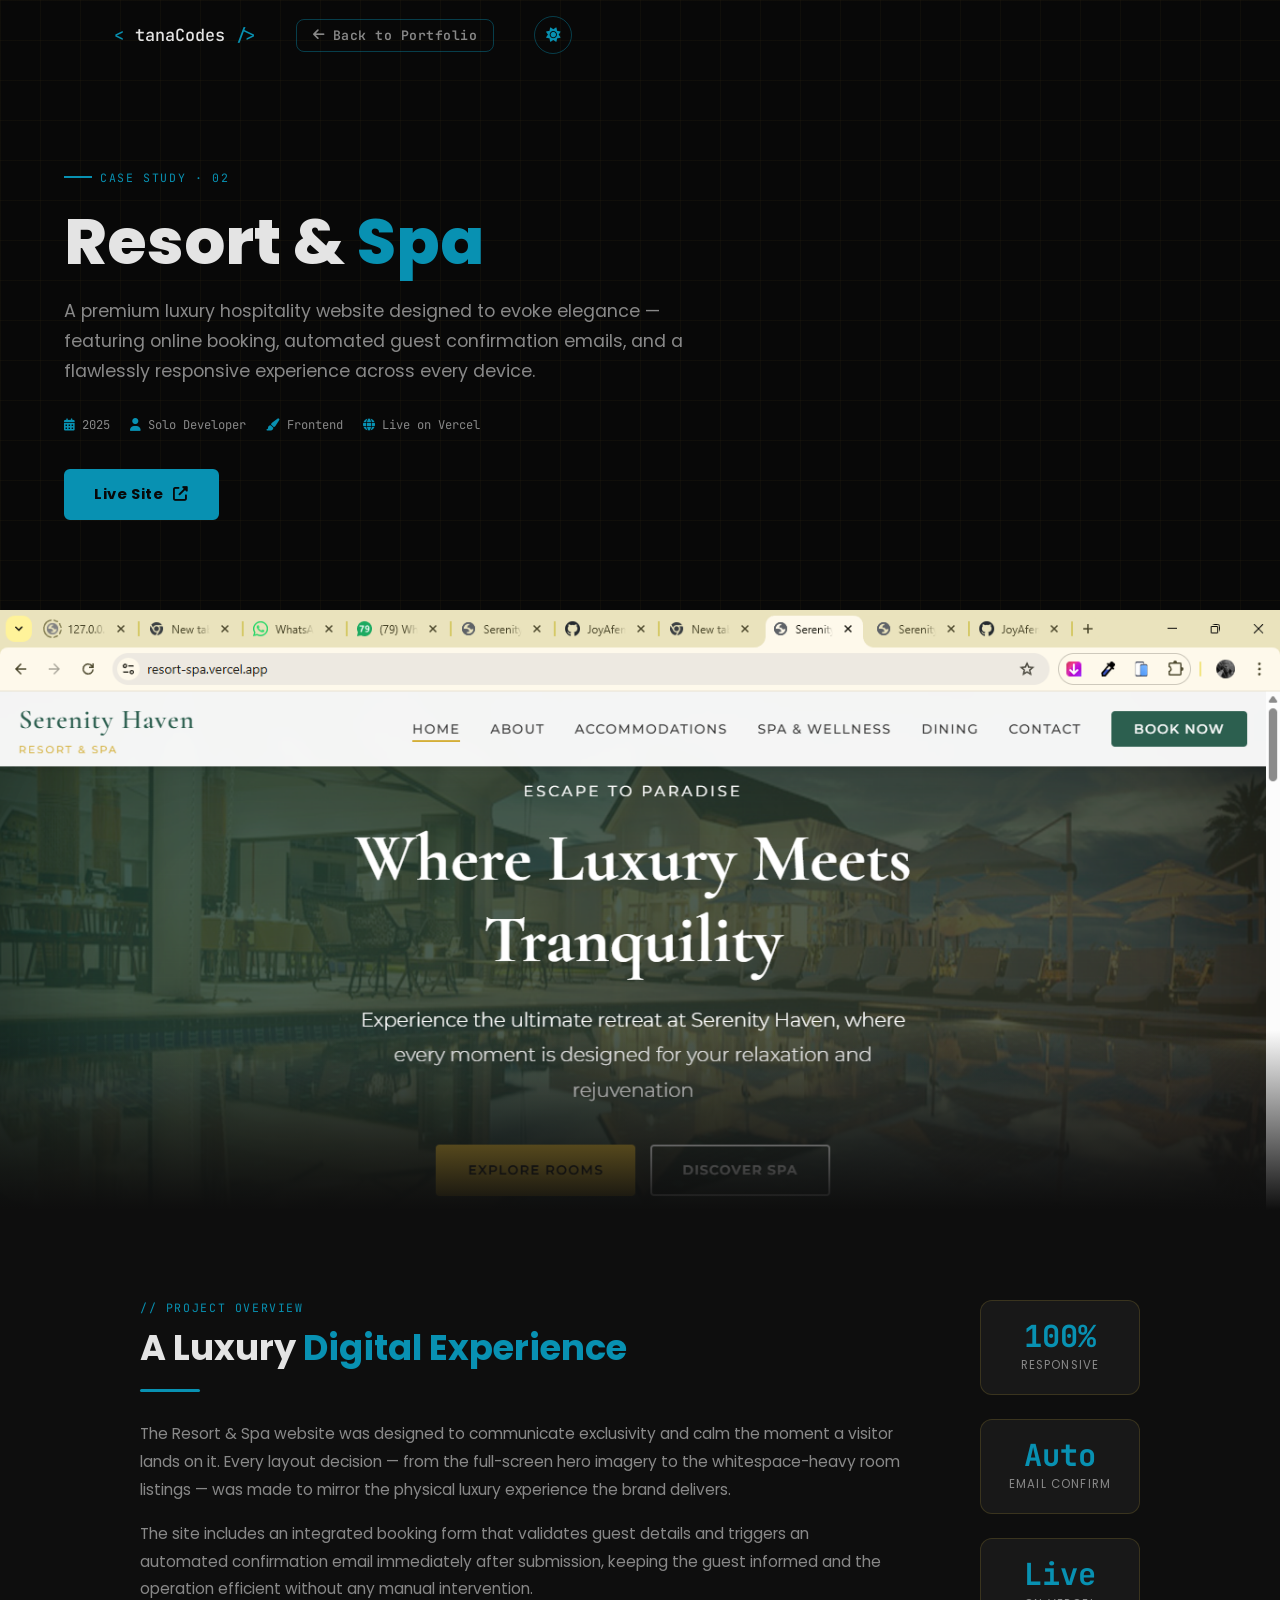
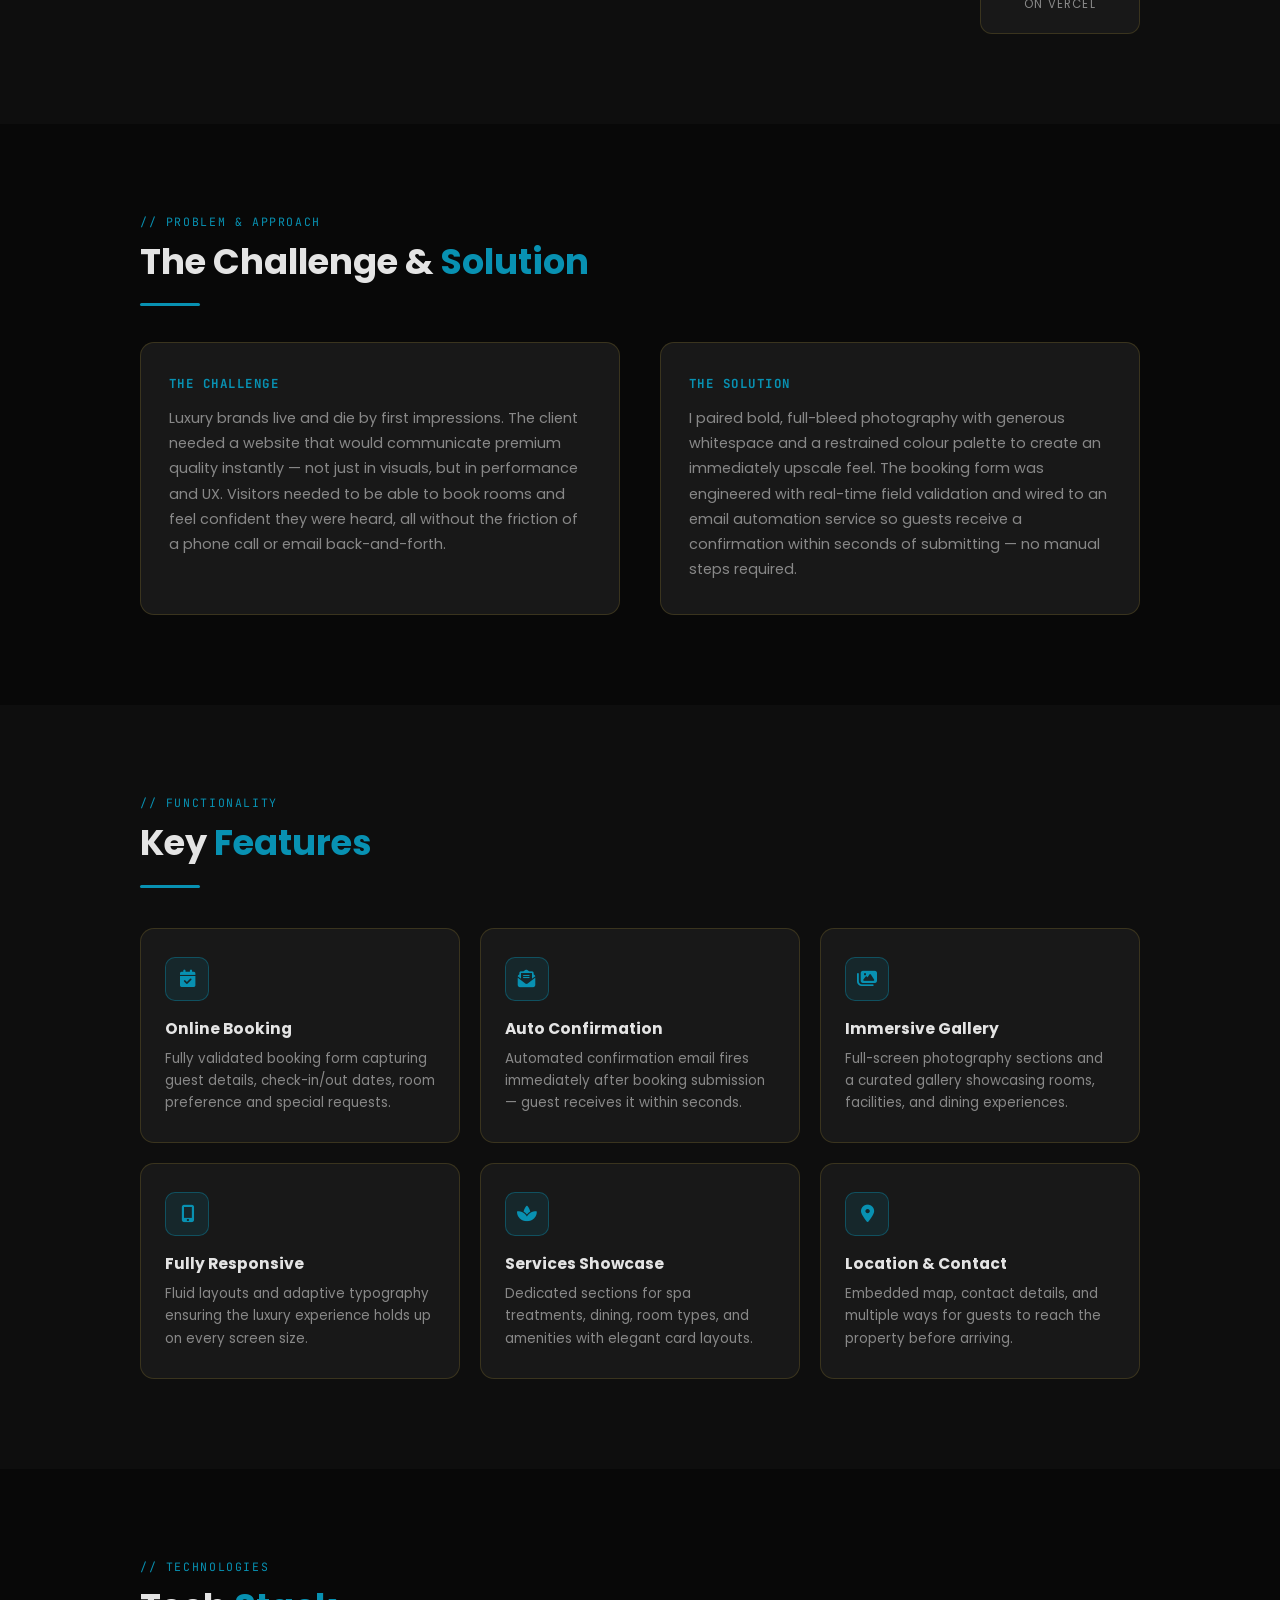
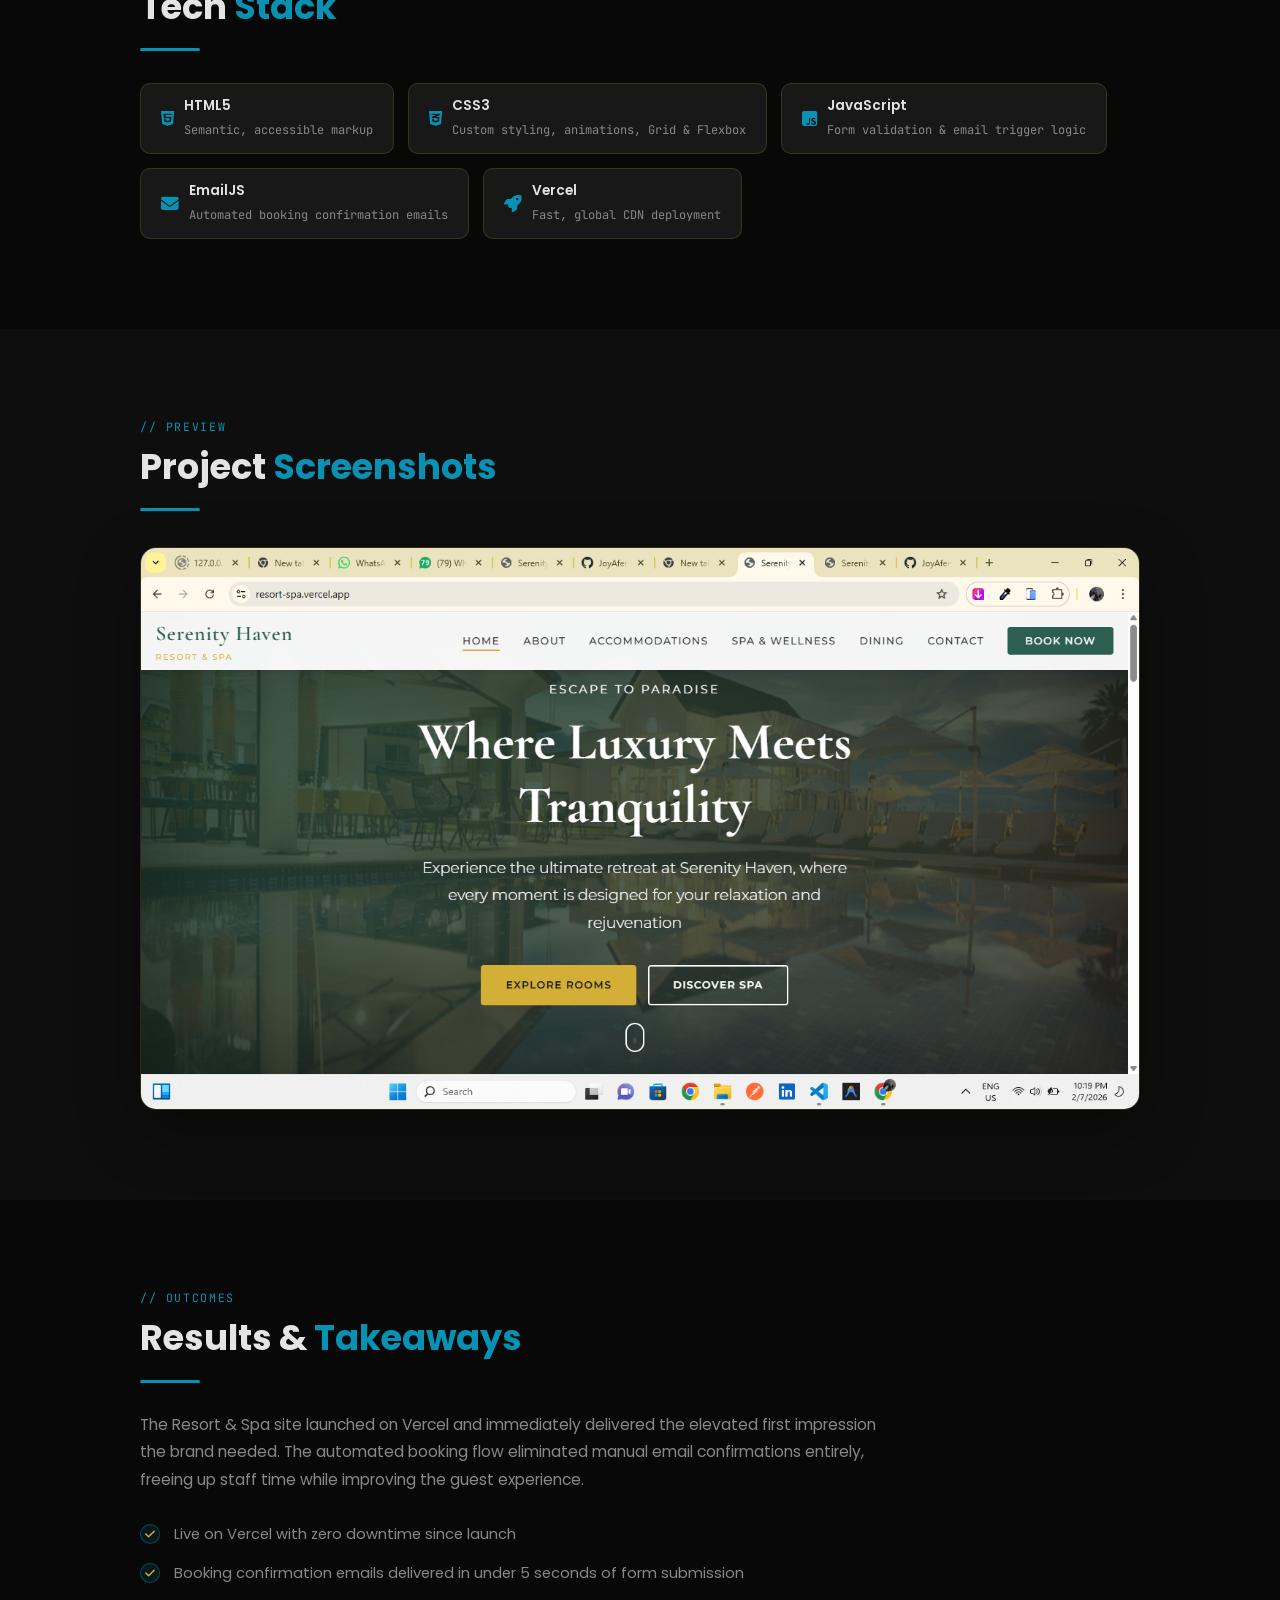
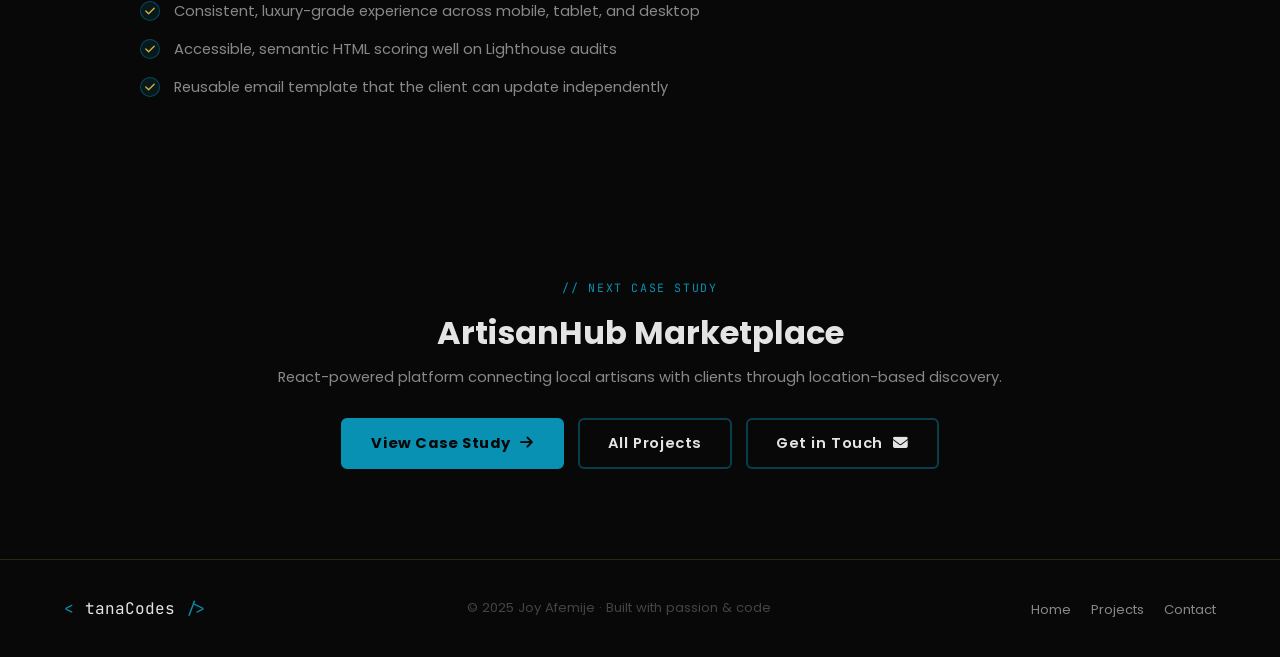
<file: resort-spa.html>
<!DOCTYPE html>
<html lang="en">
<head>
  <meta charset="UTF-8" />
  <meta name="viewport" content="width=device-width, initial-scale=1.0" />
  <title>Resort & Spa — Case Study · Joy Etana</title>
  <link rel="preconnect" href="https://fonts.googleapis.com">
  <link href="https://fonts.googleapis.com/css2?family=Poppins:ital,wght@0,300;0,400;0,500;0,600;0,700;0,800;1,300;1,400&family=JetBrains+Mono:wght@300;400;500&display=swap" rel="stylesheet">
  <link rel="stylesheet" href="https://cdnjs.cloudflare.com/ajax/libs/font-awesome/6.5.0/css/all.min.css">
  <link rel="stylesheet" href="index.css" />
  <link rel="stylesheet" href="case-study.css" />
  <style>
    /* Resort & Spa — Teal */
    :root {
      --gold: #0891b2; --gold-lt: #06b6d4;
      --gold-dim: rgba(8,145,178,0.12);
      --border-h: rgba(8,145,178,0.4);
    }
    html[data-theme="light"] {
      --gold: #0e7490; --gold-lt: #0891b2;
      --gold-dim: rgba(14,116,144,0.10);
      --border-h: rgba(14,116,144,0.38);
    }
  </style>
  <script>
    (function(){
      var saved = localStorage.getItem('portfolio-theme');
      if (saved === 'light') document.documentElement.setAttribute('data-theme', 'light');
    })();
  </script>
</head>
<body>

  <canvas id="codeRain"></canvas>

  <nav class="navbar" id="navbar">
    <div class="nav-inner">
      <a href="./index.html" class="logo" style="text-decoration:none">
        <span class="logo-bracket">&lt;</span>
        <span class="logo-name">tanaCodes</span>
        <span class="logo-bracket">/&gt;</span>
      </a>
      <a href="./index.html#projects" class="cs-back">
        <i class="fas fa-arrow-left"></i> Back to Portfolio
      </a>
      <button class="theme-toggle" id="themeToggle" aria-label="Toggle theme">
        <i class="fas fa-sun"></i>
      </button>
    </div>
  </nav>

  <!-- ── HERO ── -->
  <section class="cs-hero">
    <div class="cs-hero-inner">
      <div class="cs-eyebrow">Case Study · 02</div>
      <h1 class="cs-hero-title">Resort &amp; <em>Spa</em></h1>
      <p class="cs-hero-tagline">
        A premium luxury hospitality website designed to evoke elegance — featuring online booking, automated guest confirmation emails, and a flawlessly responsive experience across every device.
      </p>
      <div class="cs-meta-row">
        <span class="cs-meta-item"><i class="fas fa-calendar-alt"></i> 2025</span>
        <span class="cs-meta-item"><i class="fas fa-user"></i> Solo Developer</span>
        <span class="cs-meta-item"><i class="fas fa-paint-brush"></i> Frontend</span>
        <span class="cs-meta-item"><i class="fas fa-globe"></i> Live on Vercel</span>
      </div>
      <div class="cs-hero-btns">
        <a href="https://resort-spa.vercel.app/" target="_blank" class="btn-primary">Live Site <i class="fas fa-external-link-alt"></i></a>
      </div>
    </div>
  </section>

  <!-- ── COVER IMAGE ── -->
  <div class="cs-cover">
    <img src="./images/Screenshot 2026-02-07 221929.png" alt="Resort & Spa website screenshot" />
  </div>

  <!-- ── OVERVIEW ── -->
  <section class="cs-section">
    <div class="cs-container">
      <div class="cs-overview-grid">
        <div>
          <div class="cs-label">// Project Overview</div>
          <h2 class="cs-section-title">A Luxury <em>Digital Experience</em></h2>
          <div class="cs-divider"></div>
          <p class="cs-body">
            The Resort & Spa website was designed to communicate exclusivity and calm the moment a visitor lands on it. Every layout decision — from the full-screen hero imagery to the whitespace-heavy room listings — was made to mirror the physical luxury experience the brand delivers.
          </p>
          <p class="cs-body">
            The site includes an integrated booking form that validates guest details and triggers an automated confirmation email immediately after submission, keeping the guest informed and the operation efficient without any manual intervention.
          </p>
        </div>
        <div class="cs-stats-col">
          <div class="cs-stat-block">
            <span class="num">100%</span>
            <span class="lbl">Responsive</span>
          </div>
          <div class="cs-stat-block">
            <span class="num">Auto</span>
            <span class="lbl">Email Confirm</span>
          </div>
          <div class="cs-stat-block">
            <span class="num">Live</span>
            <span class="lbl">on Vercel</span>
          </div>
        </div>
      </div>
    </div>
  </section>

  <!-- ── CHALLENGE & SOLUTION ── -->
  <section class="cs-section alt">
    <div class="cs-container">
      <div class="cs-label">// Problem & Approach</div>
      <h2 class="cs-section-title">The Challenge & <em>Solution</em></h2>
      <div class="cs-divider"></div>
      <div class="cs-two-col">
        <div class="cs-col-card">
          <h3>The Challenge</h3>
          <p>
            Luxury brands live and die by first impressions. The client needed a website that would communicate premium quality instantly — not just in visuals, but in performance and UX. Visitors needed to be able to book rooms and feel confident they were heard, all without the friction of a phone call or email back-and-forth.
          </p>
        </div>
        <div class="cs-col-card">
          <h3>The Solution</h3>
          <p>
            I paired bold, full-bleed photography with generous whitespace and a restrained colour palette to create an immediately upscale feel. The booking form was engineered with real-time field validation and wired to an email automation service so guests receive a confirmation within seconds of submitting — no manual steps required.
          </p>
        </div>
      </div>
    </div>
  </section>

  <!-- ── FEATURES ── -->
  <section class="cs-section">
    <div class="cs-container">
      <div class="cs-label">// Functionality</div>
      <h2 class="cs-section-title">Key <em>Features</em></h2>
      <div class="cs-divider"></div>
      <div class="cs-features-grid">
        <div class="cs-feature-card">
          <div class="cs-feature-icon"><i class="fas fa-calendar-check"></i></div>
          <h3>Online Booking</h3>
          <p>Fully validated booking form capturing guest details, check-in/out dates, room preference and special requests.</p>
        </div>
        <div class="cs-feature-card">
          <div class="cs-feature-icon"><i class="fas fa-envelope-open-text"></i></div>
          <h3>Auto Confirmation</h3>
          <p>Automated confirmation email fires immediately after booking submission — guest receives it within seconds.</p>
        </div>
        <div class="cs-feature-card">
          <div class="cs-feature-icon"><i class="fas fa-images"></i></div>
          <h3>Immersive Gallery</h3>
          <p>Full-screen photography sections and a curated gallery showcasing rooms, facilities, and dining experiences.</p>
        </div>
        <div class="cs-feature-card">
          <div class="cs-feature-icon"><i class="fas fa-mobile-alt"></i></div>
          <h3>Fully Responsive</h3>
          <p>Fluid layouts and adaptive typography ensuring the luxury experience holds up on every screen size.</p>
        </div>
        <div class="cs-feature-card">
          <div class="cs-feature-icon"><i class="fas fa-spa"></i></div>
          <h3>Services Showcase</h3>
          <p>Dedicated sections for spa treatments, dining, room types, and amenities with elegant card layouts.</p>
        </div>
        <div class="cs-feature-card">
          <div class="cs-feature-icon"><i class="fas fa-map-marker-alt"></i></div>
          <h3>Location & Contact</h3>
          <p>Embedded map, contact details, and multiple ways for guests to reach the property before arriving.</p>
        </div>
      </div>
    </div>
  </section>

  <!-- ── TECH STACK ── -->
  <section class="cs-section alt">
    <div class="cs-container">
      <div class="cs-label">// Technologies</div>
      <h2 class="cs-section-title">Tech <em>Stack</em></h2>
      <div class="cs-divider"></div>
      <div class="cs-tech-grid">
        <div class="cs-tech-chip">
          <i class="fab fa-html5"></i>
          <div class="cs-tech-chip-info">
            <strong>HTML5</strong>
            <span>Semantic, accessible markup</span>
          </div>
        </div>
        <div class="cs-tech-chip">
          <i class="fab fa-css3-alt"></i>
          <div class="cs-tech-chip-info">
            <strong>CSS3</strong>
            <span>Custom styling, animations, Grid & Flexbox</span>
          </div>
        </div>
        <div class="cs-tech-chip">
          <i class="fab fa-js-square"></i>
          <div class="cs-tech-chip-info">
            <strong>JavaScript</strong>
            <span>Form validation & email trigger logic</span>
          </div>
        </div>
        <div class="cs-tech-chip">
          <i class="fas fa-envelope"></i>
          <div class="cs-tech-chip-info">
            <strong>EmailJS</strong>
            <span>Automated booking confirmation emails</span>
          </div>
        </div>
        <div class="cs-tech-chip">
          <i class="fas fa-rocket"></i>
          <div class="cs-tech-chip-info">
            <strong>Vercel</strong>
            <span>Fast, global CDN deployment</span>
          </div>
        </div>
      </div>
    </div>
  </section>

  <!-- ── SCREENSHOT ── -->
  <section class="cs-section">
    <div class="cs-container">
      <div class="cs-label">// Preview</div>
      <h2 class="cs-section-title">Project <em>Screenshots</em></h2>
      <div class="cs-divider"></div>
      <div class="cs-gallery">
        <img src="./images/Screenshot 2026-02-07 221929.png" alt="Resort & Spa full page view" />
      </div>
    </div>
  </section>

  <!-- ── RESULTS ── -->
  <section class="cs-section alt">
    <div class="cs-container">
      <div class="cs-label">// Outcomes</div>
      <h2 class="cs-section-title">Results & <em>Takeaways</em></h2>
      <div class="cs-divider"></div>
      <p class="cs-body">
        The Resort & Spa site launched on Vercel and immediately delivered the elevated first impression the brand needed. The automated booking flow eliminated manual email confirmations entirely, freeing up staff time while improving the guest experience.
      </p>
      <ul class="cs-results-list">
        <li>Live on Vercel with zero downtime since launch</li>
        <li>Booking confirmation emails delivered in under 5 seconds of form submission</li>
        <li>Consistent, luxury-grade experience across mobile, tablet, and desktop</li>
        <li>Accessible, semantic HTML scoring well on Lighthouse audits</li>
        <li>Reusable email template that the client can update independently</li>
      </ul>
    </div>
  </section>

  <!-- ── NEXT PROJECT ── -->
  <section class="cs-cta-section">
    <div class="cs-container">
      <div class="cs-cta-label">// Next Case Study</div>
      <h2>ArtisanHub Marketplace</h2>
      <p>React-powered platform connecting local artisans with clients through location-based discovery.</p>
      <div class="cs-cta-btns">
        <a href="./artisanhub.html" class="btn-primary">View Case Study <i class="fas fa-arrow-right"></i></a>
        <a href="./all-projects.html" class="btn-ghost">All Projects</a>
        <a href="mailto:joyafemije@gmail.com" class="btn-ghost">Get in Touch <i class="fas fa-envelope"></i></a>
      </div>
    </div>
  </section>

  <footer class="footer">
    <div class="footer-inner">
      <div class="footer-logo">
        <span class="logo-bracket">&lt;</span>
        <span class="logo-name">tanaCodes</span>
        <span class="logo-bracket">/&gt;</span>
      </div>
      <p class="footer-copy">© 2025 Joy Afemije · Built with passion &amp; code</p>
      <ul class="footer-links">
        <li><a href="./index.html">Home</a></li>
        <li><a href="./index.html#projects">Projects</a></li>
        <li><a href="mailto:joyafemije@gmail.com">Contact</a></li>
      </ul>
    </div>
  </footer>

  <button id="backToTop" aria-label="Back to top"><i class="fas fa-arrow-up"></i></button>
  <div id="toast"></div>
  <script src="main.js"></script>
</body>
</html>
</file>
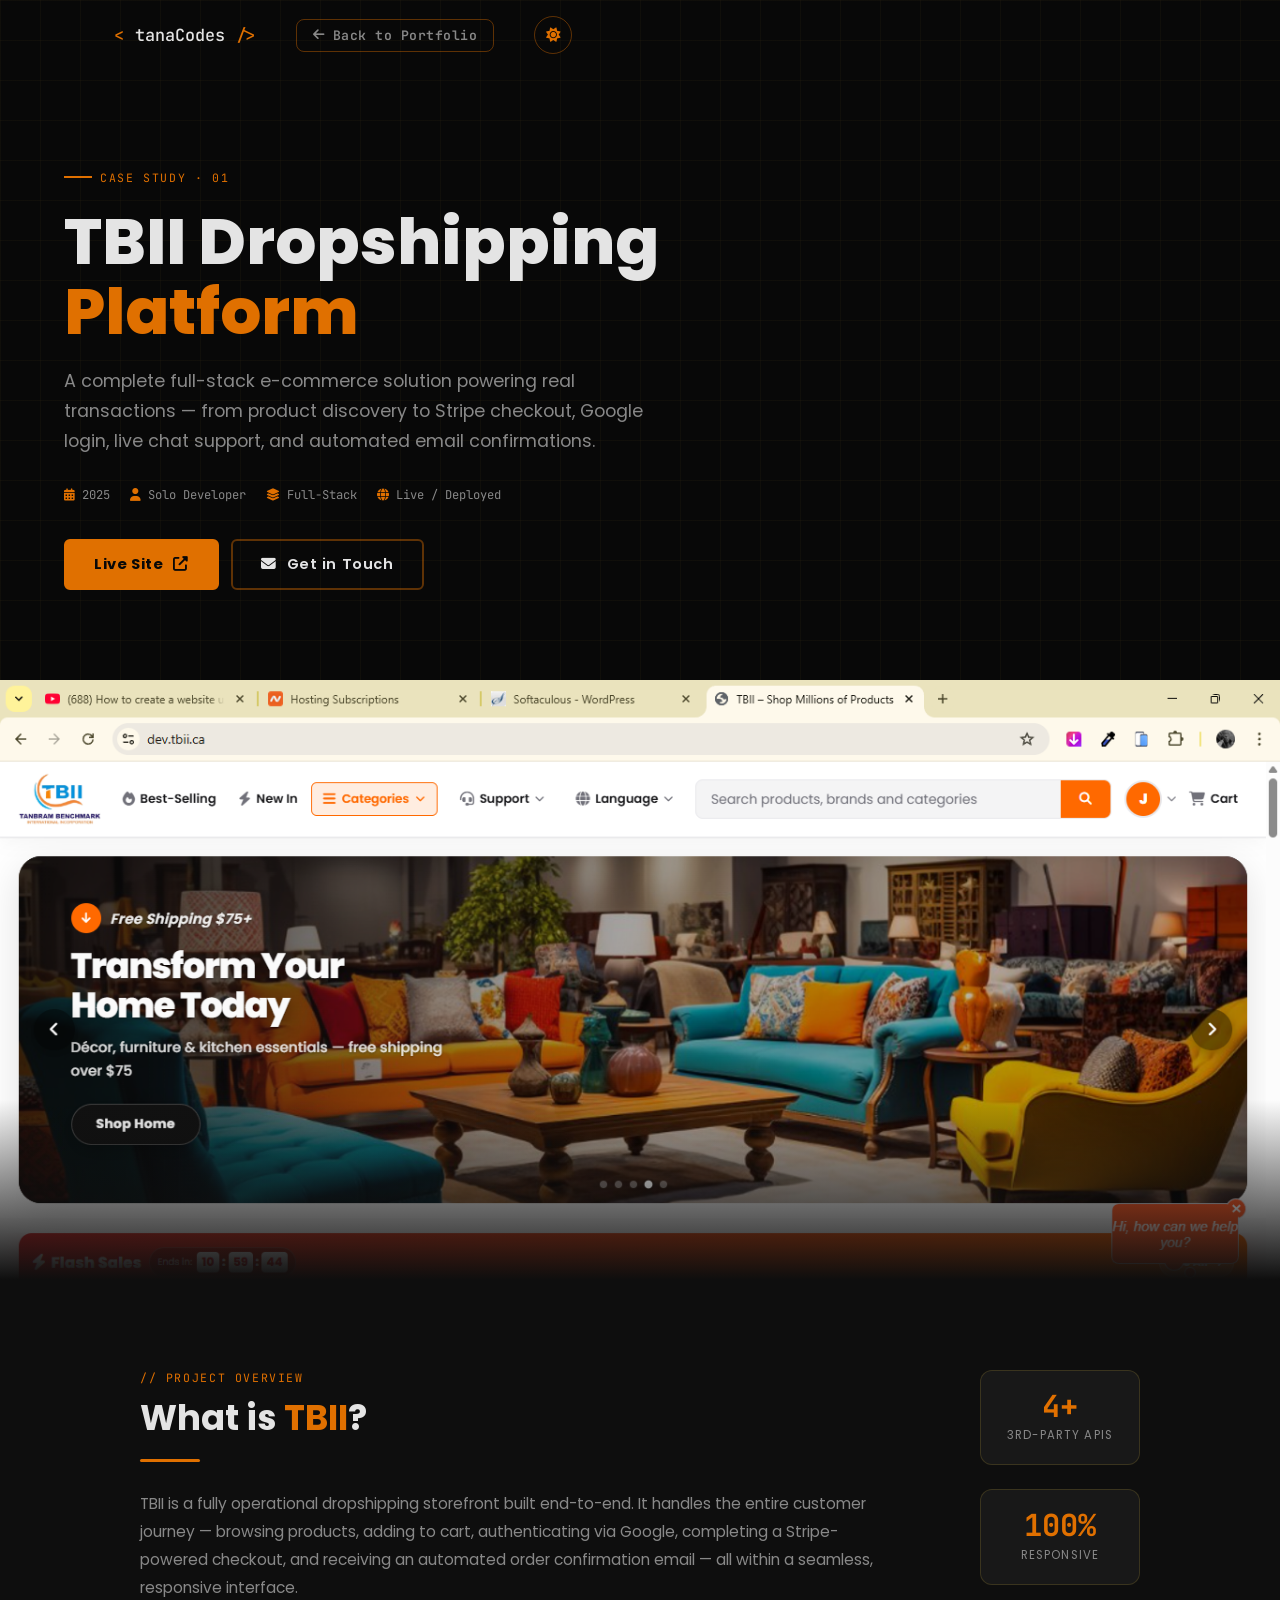
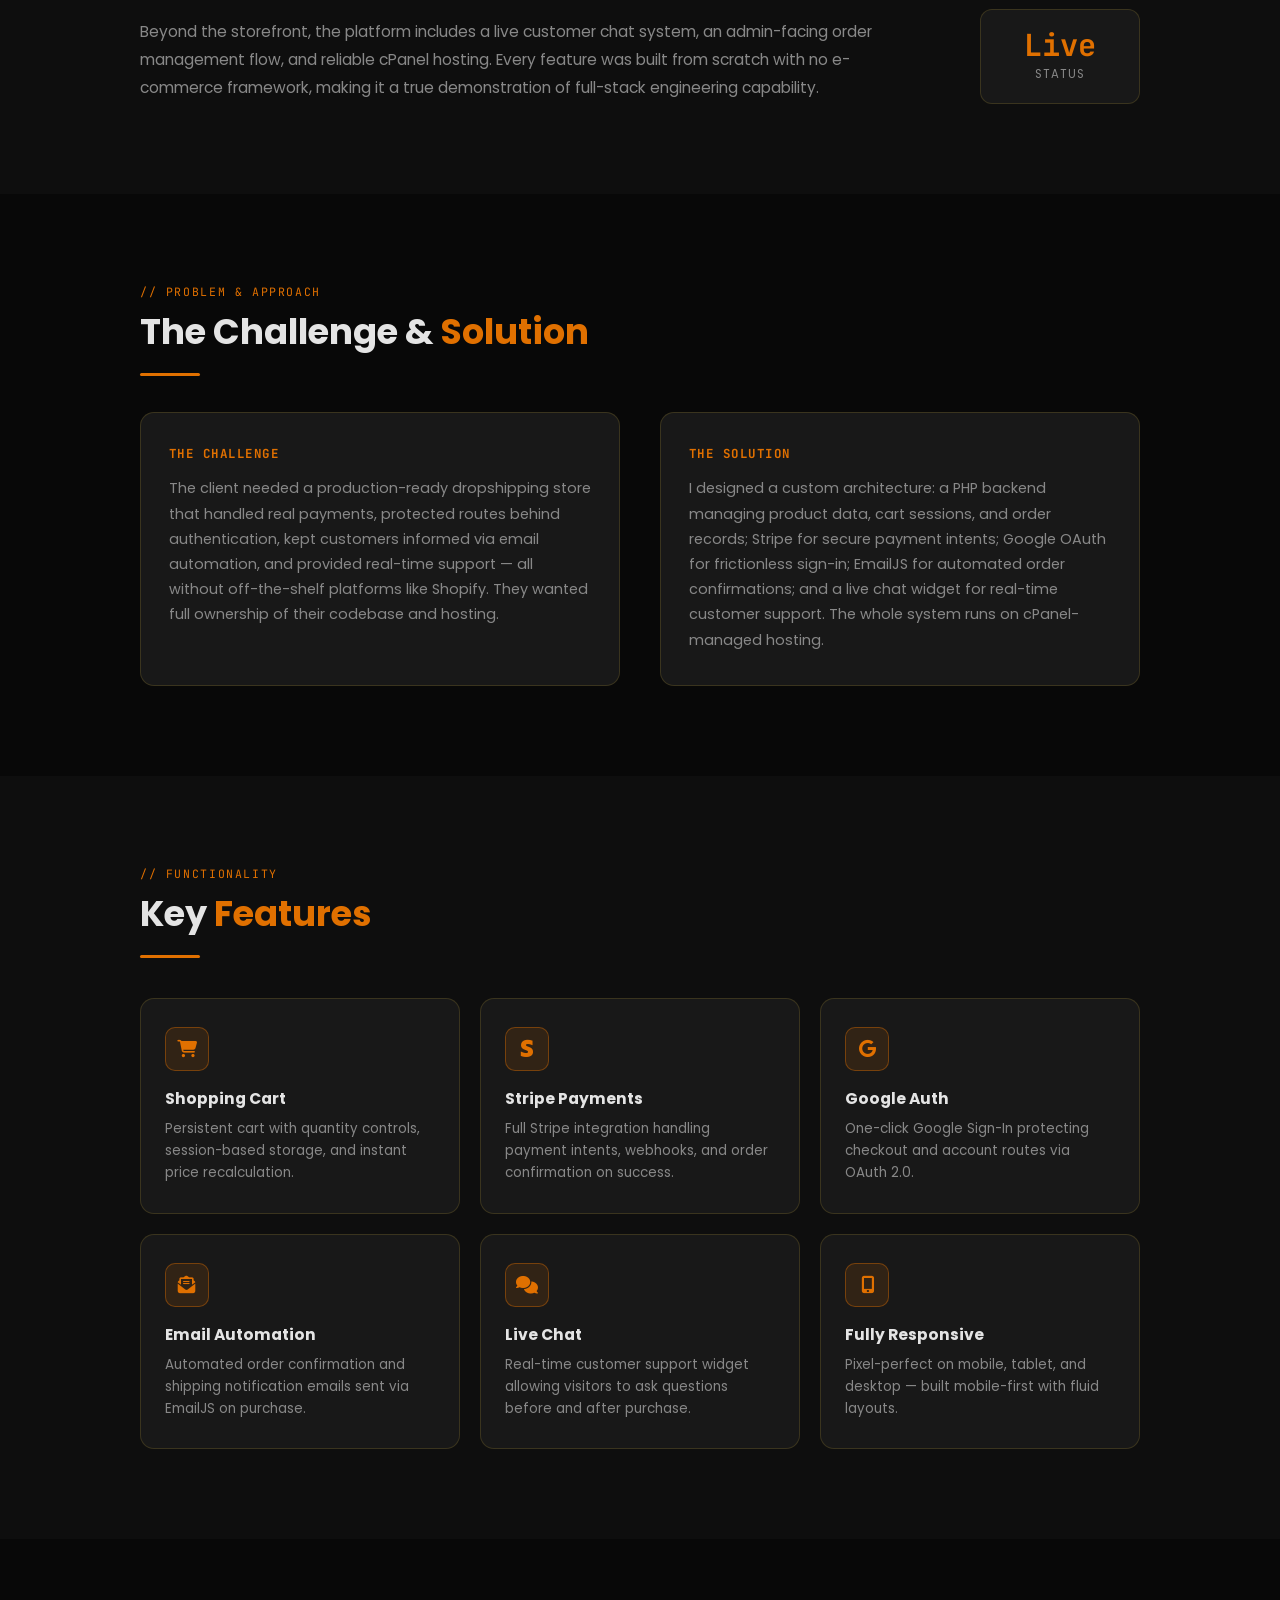
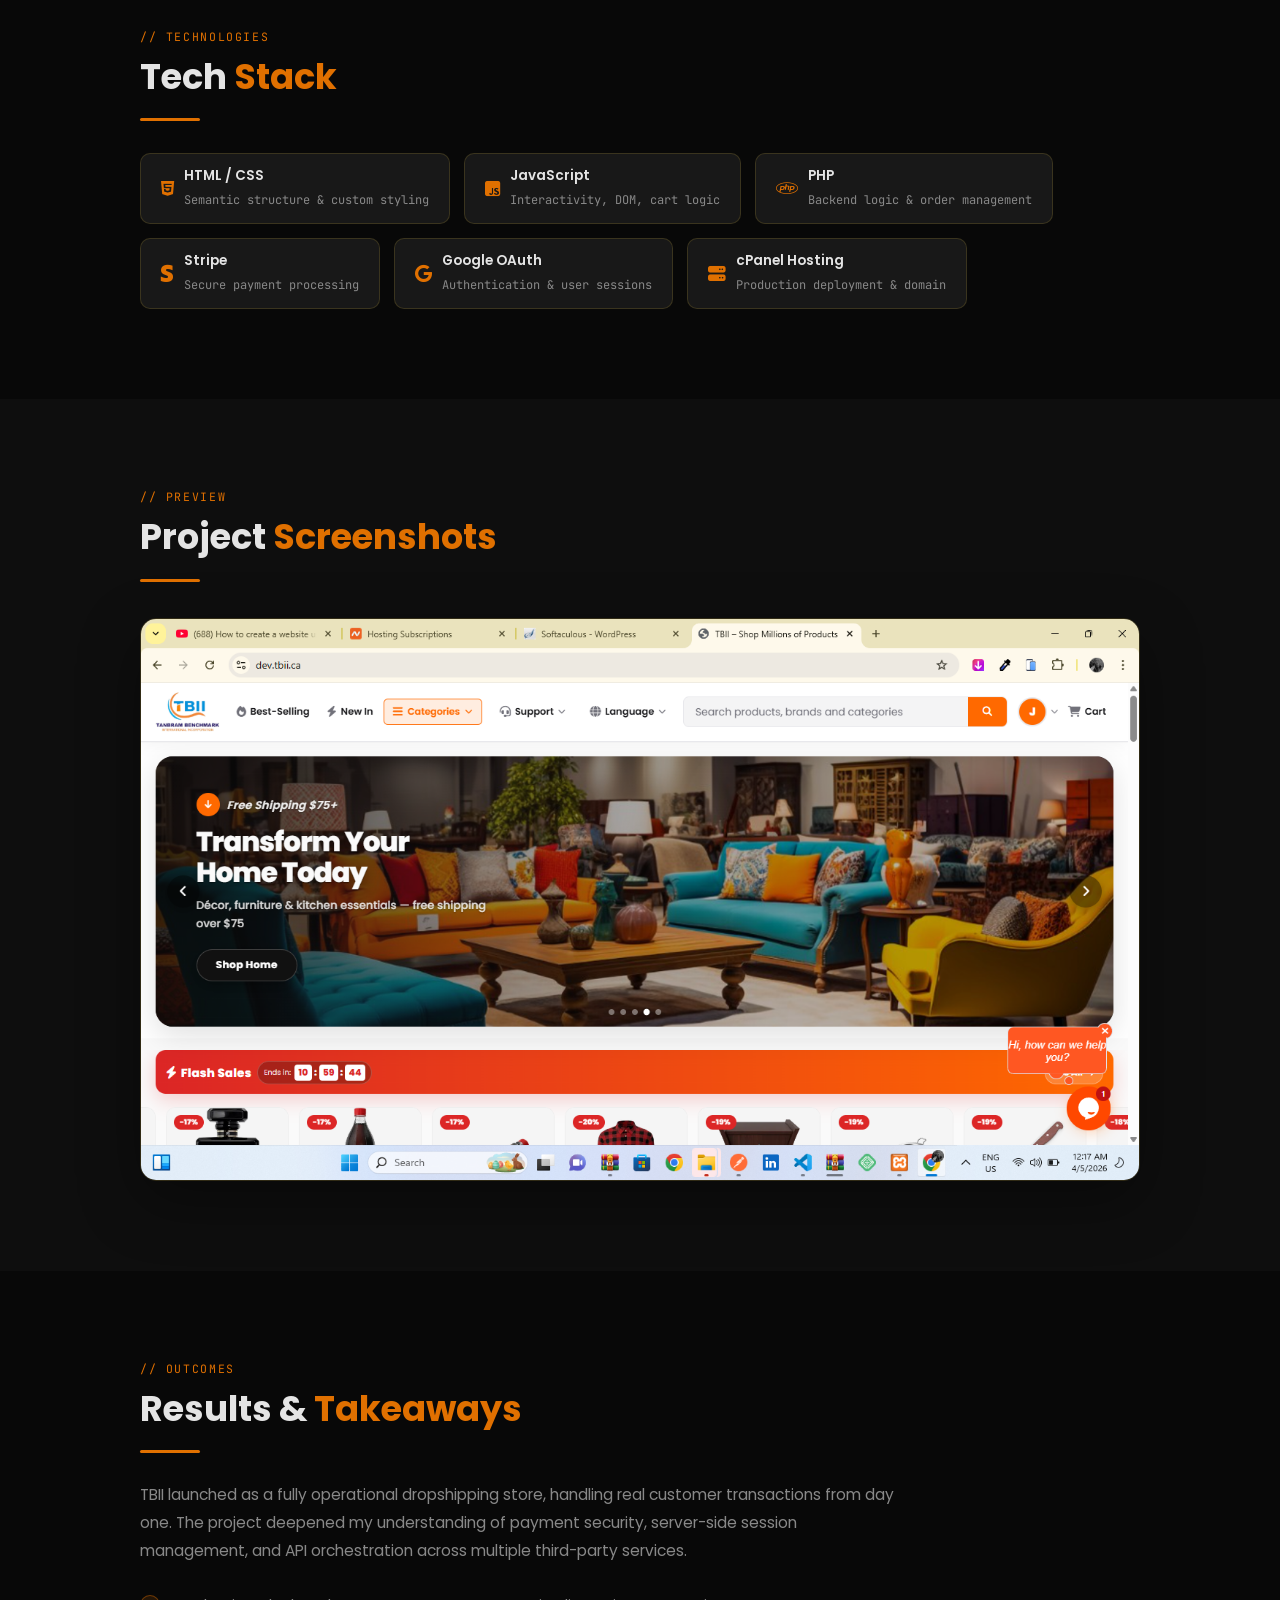
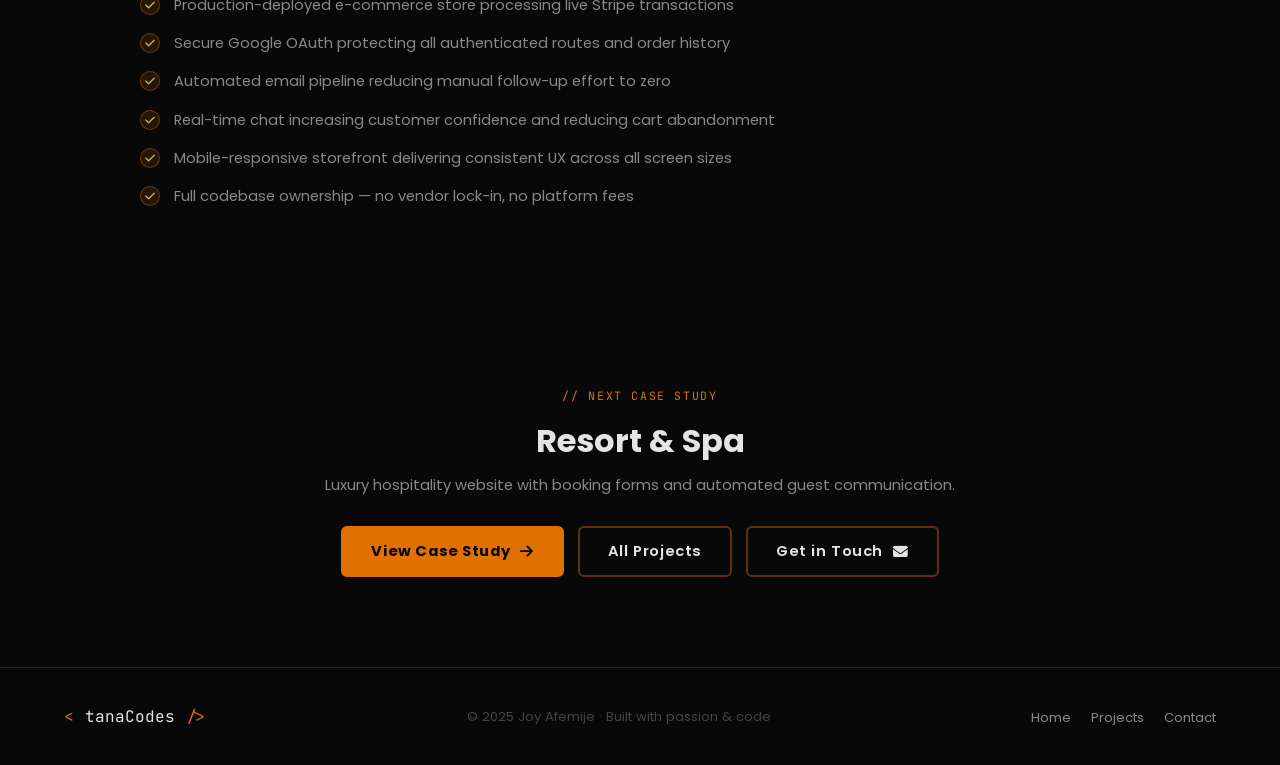
<file: tbii.html>
<!DOCTYPE html>
<html lang="en">
<head>
  <meta charset="UTF-8" />
  <meta name="viewport" content="width=device-width, initial-scale=1.0" />
  <title>TBII Dropshipping Platform — Case Study · Joy Etana</title>
  <link rel="preconnect" href="https://fonts.googleapis.com">
  <link href="https://fonts.googleapis.com/css2?family=Poppins:ital,wght@0,300;0,400;0,500;0,600;0,700;0,800;1,300;1,400&family=JetBrains+Mono:wght@300;400;500&display=swap" rel="stylesheet">
  <link rel="stylesheet" href="https://cdnjs.cloudflare.com/ajax/libs/font-awesome/6.5.0/css/all.min.css">
  <link rel="stylesheet" href="index.css" />
  <link rel="stylesheet" href="case-study.css" />
  <style>
    /* TBII — Orange */
    :root {
      --gold: #e07000; --gold-lt: #ff8c1a;
      --gold-dim: rgba(224,112,0,0.12);
      --border-h: rgba(224,112,0,0.4);
    }
    html[data-theme="light"] {
      --gold: #c05500; --gold-lt: #e06800;
      --gold-dim: rgba(192,85,0,0.10);
      --border-h: rgba(192,85,0,0.38);
    }
  </style>
  <script>
    (function(){
      var saved = localStorage.getItem('portfolio-theme');
      if (saved === 'light') document.documentElement.setAttribute('data-theme', 'light');
    })();
  </script>
</head>
<body>

  <canvas id="codeRain"></canvas>

  <nav class="navbar" id="navbar">
    <div class="nav-inner">
      <a href="./index.html" class="logo" style="text-decoration:none">
        <span class="logo-bracket">&lt;</span>
        <span class="logo-name">tanaCodes</span>
        <span class="logo-bracket">/&gt;</span>
      </a>
      <a href="./index.html#projects" class="cs-back">
        <i class="fas fa-arrow-left"></i> Back to Portfolio
      </a>
      <button class="theme-toggle" id="themeToggle" aria-label="Toggle theme">
        <i class="fas fa-sun"></i>
      </button>
    </div>
  </nav>

  <!-- ── HERO ── -->
  <section class="cs-hero">
    <div class="cs-hero-inner">
      <div class="cs-eyebrow">Case Study · 01</div>
      <h1 class="cs-hero-title">TBII Dropshipping <em>Platform</em></h1>
      <p class="cs-hero-tagline">
        A complete full-stack e-commerce solution powering real transactions — from product discovery to Stripe checkout, Google login, live chat support, and automated email confirmations.
      </p>
      <div class="cs-meta-row">
        <span class="cs-meta-item"><i class="fas fa-calendar-alt"></i> 2025</span>
        <span class="cs-meta-item"><i class="fas fa-user"></i> Solo Developer</span>
        <span class="cs-meta-item"><i class="fas fa-layer-group"></i> Full-Stack</span>
        <span class="cs-meta-item"><i class="fas fa-globe"></i> Live / Deployed</span>
      </div>
      <div class="cs-hero-btns">
        <a href="https://tbii.ca" target="_blank" class="btn-primary">Live Site <i class="fas fa-external-link-alt"></i></a>
        <a href="mailto:joyafemije@gmail.com" class="btn-ghost"><i class="fas fa-envelope"></i> Get in Touch</a>
      </div>
    </div>
  </section>

  <!-- ── COVER IMAGE ── -->
  <div class="cs-cover">
    <img src="./images/tbii.png" alt="TBII Dropshipping Platform screenshot" />
  </div>

  <!-- ── OVERVIEW ── -->
  <section class="cs-section">
    <div class="cs-container">
      <div class="cs-overview-grid">
        <div>
          <div class="cs-label">// Project Overview</div>
          <h2 class="cs-section-title">What is <em>TBII</em>?</h2>
          <div class="cs-divider"></div>
          <p class="cs-body">
            TBII is a fully operational dropshipping storefront built end-to-end. It handles the entire customer journey — browsing products, adding to cart, authenticating via Google, completing a Stripe-powered checkout, and receiving an automated order confirmation email — all within a seamless, responsive interface.
          </p>
          <p class="cs-body">
            Beyond the storefront, the platform includes a live customer chat system, an admin-facing order management flow, and reliable cPanel hosting. Every feature was built from scratch with no e-commerce framework, making it a true demonstration of full-stack engineering capability.
          </p>
        </div>
        <div class="cs-stats-col">
          <div class="cs-stat-block">
            <span class="num">4+</span>
            <span class="lbl">3rd-party APIs</span>
          </div>
          <div class="cs-stat-block">
            <span class="num">100%</span>
            <span class="lbl">Responsive</span>
          </div>
          <div class="cs-stat-block">
            <span class="num">Live</span>
            <span class="lbl">Status</span>
          </div>
        </div>
      </div>
    </div>
  </section>

  <!-- ── CHALLENGE & SOLUTION ── -->
  <section class="cs-section alt">
    <div class="cs-container">
      <div class="cs-label">// Problem & Approach</div>
      <h2 class="cs-section-title">The Challenge & <em>Solution</em></h2>
      <div class="cs-divider"></div>
      <div class="cs-two-col">
        <div class="cs-col-card">
          <h3>The Challenge</h3>
          <p>
            The client needed a production-ready dropshipping store that handled real payments, protected routes behind authentication, kept customers informed via email automation, and provided real-time support — all without off-the-shelf platforms like Shopify. They wanted full ownership of their codebase and hosting.
          </p>
        </div>
        <div class="cs-col-card">
          <h3>The Solution</h3>
          <p>
            I designed a custom architecture: a PHP backend managing product data, cart sessions, and order records; Stripe for secure payment intents; Google OAuth for frictionless sign-in; EmailJS for automated order confirmations; and a live chat widget for real-time customer support. The whole system runs on cPanel-managed hosting.
          </p>
        </div>
      </div>
    </div>
  </section>

  <!-- ── FEATURES ── -->
  <section class="cs-section">
    <div class="cs-container">
      <div class="cs-label">// Functionality</div>
      <h2 class="cs-section-title">Key <em>Features</em></h2>
      <div class="cs-divider"></div>
      <div class="cs-features-grid">
        <div class="cs-feature-card">
          <div class="cs-feature-icon"><i class="fas fa-shopping-cart"></i></div>
          <h3>Shopping Cart</h3>
          <p>Persistent cart with quantity controls, session-based storage, and instant price recalculation.</p>
        </div>
        <div class="cs-feature-card">
          <div class="cs-feature-icon"><i class="fab fa-stripe-s"></i></div>
          <h3>Stripe Payments</h3>
          <p>Full Stripe integration handling payment intents, webhooks, and order confirmation on success.</p>
        </div>
        <div class="cs-feature-card">
          <div class="cs-feature-icon"><i class="fab fa-google"></i></div>
          <h3>Google Auth</h3>
          <p>One-click Google Sign-In protecting checkout and account routes via OAuth 2.0.</p>
        </div>
        <div class="cs-feature-card">
          <div class="cs-feature-icon"><i class="fas fa-envelope-open-text"></i></div>
          <h3>Email Automation</h3>
          <p>Automated order confirmation and shipping notification emails sent via EmailJS on purchase.</p>
        </div>
        <div class="cs-feature-card">
          <div class="cs-feature-icon"><i class="fas fa-comments"></i></div>
          <h3>Live Chat</h3>
          <p>Real-time customer support widget allowing visitors to ask questions before and after purchase.</p>
        </div>
        <div class="cs-feature-card">
          <div class="cs-feature-icon"><i class="fas fa-mobile-alt"></i></div>
          <h3>Fully Responsive</h3>
          <p>Pixel-perfect on mobile, tablet, and desktop — built mobile-first with fluid layouts.</p>
        </div>
      </div>
    </div>
  </section>

  <!-- ── TECH STACK ── -->
  <section class="cs-section alt">
    <div class="cs-container">
      <div class="cs-label">// Technologies</div>
      <h2 class="cs-section-title">Tech <em>Stack</em></h2>
      <div class="cs-divider"></div>
      <div class="cs-tech-grid">
        <div class="cs-tech-chip">
          <i class="fab fa-html5"></i>
          <div class="cs-tech-chip-info">
            <strong>HTML / CSS</strong>
            <span>Semantic structure & custom styling</span>
          </div>
        </div>
        <div class="cs-tech-chip">
          <i class="fab fa-js-square"></i>
          <div class="cs-tech-chip-info">
            <strong>JavaScript</strong>
            <span>Interactivity, DOM, cart logic</span>
          </div>
        </div>
        <div class="cs-tech-chip">
          <i class="fab fa-php"></i>
          <div class="cs-tech-chip-info">
            <strong>PHP</strong>
            <span>Backend logic & order management</span>
          </div>
        </div>
        <div class="cs-tech-chip">
          <i class="fab fa-stripe-s"></i>
          <div class="cs-tech-chip-info">
            <strong>Stripe</strong>
            <span>Secure payment processing</span>
          </div>
        </div>
        <div class="cs-tech-chip">
          <i class="fab fa-google"></i>
          <div class="cs-tech-chip-info">
            <strong>Google OAuth</strong>
            <span>Authentication & user sessions</span>
          </div>
        </div>
        <div class="cs-tech-chip">
          <i class="fas fa-server"></i>
          <div class="cs-tech-chip-info">
            <strong>cPanel Hosting</strong>
            <span>Production deployment & domain</span>
          </div>
        </div>
      </div>
    </div>
  </section>

  <!-- ── SCREENSHOT ── -->
  <section class="cs-section">
    <div class="cs-container">
      <div class="cs-label">// Preview</div>
      <h2 class="cs-section-title">Project <em>Screenshots</em></h2>
      <div class="cs-divider"></div>
      <div class="cs-gallery">
        <img src="./images/tbii.png" alt="TBII Platform full view" />
      </div>
    </div>
  </section>

  <!-- ── RESULTS ── -->
  <section class="cs-section alt">
    <div class="cs-container">
      <div class="cs-label">// Outcomes</div>
      <h2 class="cs-section-title">Results & <em>Takeaways</em></h2>
      <div class="cs-divider"></div>
      <p class="cs-body">
        TBII launched as a fully operational dropshipping store, handling real customer transactions from day one. The project deepened my understanding of payment security, server-side session management, and API orchestration across multiple third-party services.
      </p>
      <ul class="cs-results-list">
        <li>Production-deployed e-commerce store processing live Stripe transactions</li>
        <li>Secure Google OAuth protecting all authenticated routes and order history</li>
        <li>Automated email pipeline reducing manual follow-up effort to zero</li>
        <li>Real-time chat increasing customer confidence and reducing cart abandonment</li>
        <li>Mobile-responsive storefront delivering consistent UX across all screen sizes</li>
        <li>Full codebase ownership — no vendor lock-in, no platform fees</li>
      </ul>
    </div>
  </section>

  <!-- ── NEXT PROJECT ── -->
  <section class="cs-cta-section">
    <div class="cs-container">
      <div class="cs-cta-label">// Next Case Study</div>
      <h2>Resort &amp; Spa</h2>
      <p>Luxury hospitality website with booking forms and automated guest communication.</p>
      <div class="cs-cta-btns">
        <a href="./resort-spa.html" class="btn-primary">View Case Study <i class="fas fa-arrow-right"></i></a>
        <a href="./all-projects.html" class="btn-ghost">All Projects</a>
        <a href="mailto:joyafemije@gmail.com" class="btn-ghost">Get in Touch <i class="fas fa-envelope"></i></a>
      </div>
    </div>
  </section>

  <footer class="footer">
    <div class="footer-inner">
      <div class="footer-logo">
        <span class="logo-bracket">&lt;</span>
        <span class="logo-name">tanaCodes</span>
        <span class="logo-bracket">/&gt;</span>
      </div>
      <p class="footer-copy">© 2025 Joy Afemije · Built with passion &amp; code</p>
      <ul class="footer-links">
        <li><a href="./index.html">Home</a></li>
        <li><a href="./index.html#projects">Projects</a></li>
        <li><a href="mailto:joyafemije@gmail.com">Contact</a></li>
      </ul>
    </div>
  </footer>

  <button id="backToTop" aria-label="Back to top"><i class="fas fa-arrow-up"></i></button>
  <div id="toast"></div>
  <script src="main.js"></script>
</body>
</html>
</file>
<file: index.css>
/* ===================================================
   JOY ETANA — PORTFOLIO · REDESIGN 2025
   Black & Gold Dashboard Aesthetic
=================================================== */

:root {
  --bg:       #080808;
  --surface:  #0e0e0e;
  --panel:    #131313;
  --card:     #181818;
  --border:   rgba(212, 175, 55, 0.18);
  --border-h: rgba(212, 175, 55, 0.5);
  --gold:     #d4af37;
  --gold-lt:  #f0c94d;
  --gold-dim: rgba(212, 175, 55, 0.12);
  --text:     #e4e4e4;
  --muted:    #888;
  --dim:      #444;
  --disp:     'Poppins', sans-serif;
  --mono:     'JetBrains Mono', monospace;
  --body:     'Poppins', sans-serif;
  --r:        12px;
  --r-sm:     8px;
  --trans:    0.3s ease;
}

/* ===== LIGHT THEME ===== */
html[data-theme="light"] {
  --bg:       #c8c9c9;
  --surface:  #d2d3d3;
  --panel:    #bbbcbc;
  --card:     #dcdcdc;
  --border:   rgba(0, 0, 0, 0.12);
  --border-h: rgba(0, 0, 0, 0.28);
  --gold:     #7a5c00;
  --gold-lt:  #9a7200;
  --gold-dim: rgba(120, 90, 0, 0.12);
  --text:     #111111;
  --muted:    #3d3d3d;
  --dim:      #7a7a7a;
}

html[data-theme="light"] #codeRain {
  opacity: 0.06;
}

html[data-theme="light"] body::before {
  background-image:
    linear-gradient(rgba(140,100,0,0.06) 1px, transparent 1px),
    linear-gradient(90deg, rgba(140,100,0,0.06) 1px, transparent 1px);
}

html[data-theme="light"] .navbar.scrolled {
  background: rgba(200, 201, 201, 0.92);
}

html[data-theme="light"] .nav-links.mobile-open {
  background: rgba(200, 201, 201, 0.98);
}

html[data-theme="light"] .c-key  { color: #7c3aed; }
html[data-theme="light"] .c-var  { color: #1d4ed8; }
html[data-theme="light"] .c-prop { color: #dc2626; }
html[data-theme="light"] .c-bool { color: #db2777; }

/* ===== RESET & BASE ===== */
*, *::before, *::after {
  margin: 0; padding: 0;
  box-sizing: border-box;
}

html { scroll-behavior: smooth; }

body {
  font-family: var(--body);
  background: var(--bg);
  color: var(--text);
  overflow-x: hidden;
  overflow-x: clip;
  cursor: default;
}

a { text-decoration: none; color: inherit; }
ul { list-style: none; }
img { display: block; width: 100%; }

/* ===== SCROLLBAR ===== */
::-webkit-scrollbar { width: 5px; }
::-webkit-scrollbar-track { background: var(--bg); }
::-webkit-scrollbar-thumb { background: var(--gold); border-radius: 99px; }

/* ===== CANVAS CODE RAIN ===== */
#codeRain {
  position: fixed;
  top: 0; left: 0;
  width: 100%; height: 100%;
  z-index: 0;
  pointer-events: none;
  opacity: 0.03;
}

/* ===== GRID OVERLAY ===== */
body::before {
  content: '';
  position: fixed;
  inset: 0;
  background-image:
    linear-gradient(rgba(212,175,55,0.04) 1px, transparent 1px),
    linear-gradient(90deg, rgba(212,175,55,0.04) 1px, transparent 1px);
  background-size: 60px 60px;
  pointer-events: none;
  z-index: 0;
}

/* ===== SHARED LAYOUT ===== */
/* Sections scroll normally — sticky was pinning content off-screen.
   The card overlap visual comes from border-radius + shadow + z-index,
   both sections are genuinely in the viewport during the scroll transition. */
section, .footer { position: relative; z-index: 1; }

/* ── Section card overlap ── */
#home    { z-index: 1; }
#about   { z-index: 2; border-radius: 28px 28px 0 0; box-shadow: 0 -24px 60px rgba(0,0,0,0.5); }
#skills  { z-index: 3; border-radius: 28px 28px 0 0; box-shadow: 0 -24px 60px rgba(0,0,0,0.5); }
#projects{ z-index: 4; border-radius: 28px 28px 0 0; box-shadow: 0 -24px 60px rgba(0,0,0,0.5); }
#reviews { z-index: 5; border-radius: 28px 28px 0 0; box-shadow: 0 -24px 60px rgba(0,0,0,0.5); }
#contact { z-index: 6; border-radius: 28px 28px 0 0; box-shadow: 0 -24px 60px rgba(0,0,0,0.5); }

html[data-theme="light"] section:not(#home) {
  box-shadow: 0 -16px 50px rgba(0,0,0,0.1);
}

.section-container {
  max-width: 1180px;
  margin: 0 auto;
  padding: 100px 5%;
}

.section-tag {
  display: flex;
  align-items: center;
  gap: 14px;
  margin-bottom: 28px;
}
.tag-line {
  display: block;
  width: 40px;
  height: 2px;
  background: var(--gold);
}
.tag-text {
  font-family: var(--mono);
  font-size: 0.78rem;
  color: var(--gold);
  letter-spacing: 0.12em;
  text-transform: uppercase;
}

.section-title {
  font-family: var(--disp);
  font-size: clamp(2rem, 4vw, 3rem);
  font-weight: 800;
  line-height: 1.15;
  color: var(--text);
  margin-bottom: 16px;
}
.section-title em {
  font-style: normal;
  color: var(--gold);
}
.section-title.center { text-align: center; }

.section-sub {
  text-align: center;
  max-width: 560px;
  margin: 0 auto 24px;
  color: var(--muted);
  font-size: 1rem;
  line-height: 1.7;
}

/* Email direct link — shown below contact section subtitle */
.email-direct-link {
  display: inline-flex;
  align-items: center;
  gap: 9px;
  color: var(--gold);
  font-family: var(--mono);
  font-size: 0.85rem;
  font-weight: 600;
  text-decoration: none;
  border: 1.5px solid var(--border-h);
  padding: 9px 22px;
  border-radius: 30px;
  background: var(--gold-dim);
  margin: 0 auto 52px;
  display: flex;
  width: fit-content;
  transition: var(--trans);
  letter-spacing: 0.02em;
}
.email-direct-link i { font-size: 0.95rem; }
.email-direct-link:hover {
  background: var(--gold);
  color: #000;
  border-color: var(--gold);
  transform: translateY(-2px);
  box-shadow: 0 8px 24px var(--gold-dim);
}

/* ===== BUTTONS ===== */
.btn-primary {
  display: inline-flex;
  align-items: center;
  gap: 10px;
  padding: 13px 28px;
  background: var(--gold);
  color: #080808;
  font-family: var(--disp);
  font-weight: 700;
  font-size: 0.92rem;
  letter-spacing: 0.04em;
  border-radius: 6px;
  border: 2px solid var(--gold);
  transition: var(--trans);
  white-space: nowrap;
}
.btn-primary:hover {
  background: transparent;
  color: var(--gold);
  transform: translateY(-2px);
  box-shadow: 0 8px 28px rgba(212,175,55,0.22);
}

.btn-ghost {
  display: inline-flex;
  align-items: center;
  gap: 10px;
  padding: 13px 28px;
  background: transparent;
  color: var(--text);
  font-family: var(--disp);
  font-weight: 600;
  font-size: 0.92rem;
  letter-spacing: 0.04em;
  border-radius: 6px;
  border: 2px solid var(--border-h);
  transition: var(--trans);
}
.btn-ghost:hover {
  border-color: var(--gold);
  color: var(--gold);
  transform: translateY(-2px);
}

.full-width { width: 100%; justify-content: center; }

/* ===== REVEAL ANIMATION ===== */
.reveal {
  opacity: 0;
  transform: translateY(40px);
  transition: opacity 0.7s ease, transform 0.7s ease;
}
.reveal.visible {
  opacity: 1;
  transform: translateY(0);
}

/* ===================================================
   NAVBAR
=================================================== */
.navbar {
  position: fixed;
  top: 0; left: 0;
  width: 100%;
  z-index: 1000;
  transition: background var(--trans), box-shadow var(--trans);
}
.navbar.scrolled {
  background: rgba(8,8,8,0.9);
  backdrop-filter: blur(18px);
  -webkit-backdrop-filter: blur(18px);
  box-shadow: 0 1px 0 var(--border);
}

.nav-inner {
  max-width: 1180px;
  margin: 0 auto;
  padding: 0 5%;
  height: 70px;
  display: flex;
  align-items: center;
  gap: 40px;
}

/* Logo */
.logo {
  font-family: var(--mono);
  font-size: 1.05rem;
  font-weight: 500;
  flex-shrink: 0;
}
.logo-bracket { color: var(--gold); }
.logo-name { color: var(--text); margin: 0 1px; }

/* Nav links */
.nav-links {
  display: flex;
  gap: 6px;
  margin-left: auto;
}
.nav-links a {
  font-family: var(--mono);
  font-size: 0.8rem;
  color: var(--muted);
  padding: 6px 14px;
  border-radius: var(--r-sm);
  transition: var(--trans);
}
.nav-links a:hover { color: var(--gold); background: var(--gold-dim); }
.nav-num { color: var(--gold); margin-right: 4px; font-size: 0.72rem; }

/* Nav CTA */
.nav-cta {
  display: inline-flex;
  align-items: center;
  gap: 8px;
  padding: 9px 20px;
  font-family: var(--mono);
  font-size: 0.78rem;
  font-weight: 500;
  color: var(--gold);
  border: 1.5px solid var(--border-h);
  border-radius: 6px;
  transition: var(--trans);
  white-space: nowrap;
  flex-shrink: 0;
}
.nav-cta:hover {
  background: var(--gold);
  color: #080808;
}

/* Theme toggle */
.theme-toggle {
  width: 38px;
  height: 38px;
  border-radius: 50%;
  border: 1.5px solid var(--border-h);
  background: transparent;
  color: var(--gold);
  font-size: 0.9rem;
  cursor: pointer;
  display: flex;
  align-items: center;
  justify-content: center;
  transition: var(--trans);
  flex-shrink: 0;
}
.theme-toggle:hover {
  background: var(--gold);
  color: #fff;
  transform: rotate(20deg) scale(1.08);
}

/* Hamburger */
.hamburger {
  display: none;
  background: none;
  border: none;
  cursor: pointer;
  padding: 8px;
  flex-direction: column;
  gap: 5px;
  margin-left: auto;
}
.hamburger span {
  display: block;
  width: 24px;
  height: 2px;
  background: var(--text);
  border-radius: 99px;
  transition: var(--trans);
  transform-origin: center;
}
.hamburger.open span:nth-child(1) { transform: translateY(7px) rotate(45deg); }
.hamburger.open span:nth-child(2) { opacity: 0; }
.hamburger.open span:nth-child(3) { transform: translateY(-7px) rotate(-45deg); }

/* ===================================================
   HERO
=================================================== */
.hero {
  position: relative;
  z-index: 1;
  min-height: 100vh;
  display: flex;
  align-items: center;
  overflow: hidden;
  padding: 120px 5% 80px;
}

/* Radial glow */
.hero::after {
  content: '';
  position: absolute;
  width: 600px; height: 600px;
  top: 20%; left: -10%;
  background: radial-gradient(circle, rgba(212,175,55,0.08) 0%, transparent 70%);
  pointer-events: none;
}

.hero-inner {
  max-width: 800px;
  position: relative;
  z-index: 2;
}

/* Available badge */
.hero-tag {
  display: inline-flex;
  align-items: center;
  gap: 10px;
  padding: 7px 16px;
  background: rgba(212,175,55,0.08);
  border: 1px solid var(--border);
  border-radius: 99px;
  font-family: var(--mono);
  font-size: 0.78rem;
  color: var(--gold);
  margin-bottom: 28px;
}
.dot {
  width: 8px; height: 8px;
  border-radius: 50%;
  background: #4caf50;
  flex-shrink: 0;
}
.dot.pulse {
  animation: pulse 2s ease-in-out infinite;
}
@keyframes pulse {
  0%, 100% { box-shadow: 0 0 0 0 rgba(76,175,80,0.6); }
  50%       { box-shadow: 0 0 0 6px rgba(76,175,80,0); }
}

.hero-greeting {
  font-family: var(--mono);
  font-size: 1rem;
  color: var(--muted);
  margin-bottom: 10px;
}

.hero-name {
  font-family: 'Poppins', sans-serif;
  font-weight: 300;
  line-height: 1;
  margin-bottom: 20px;
  letter-spacing: 0.04em;
}
.hero-name .line-1 {
  display: block;
  font-size: clamp(3rem, 8vw, 6.5rem);
  color: var(--text);
  letter-spacing: 0.06em;
}
.hero-name .line-2 {
  display: block;
  font-size: clamp(2.5rem, 7vw, 5.5rem);
  color: var(--text);
  letter-spacing: 0.04em;
}
.hero-name em {
  font-style: normal;
  color: var(--gold);
  -webkit-text-stroke: 0px;
}

.hero-role {
  font-family: var(--mono);
  font-size: clamp(1rem, 2vw, 1.3rem);
  color: var(--gold);
  margin-bottom: 24px;
  display: flex;
  align-items: center;
  gap: 8px;
}
.role-prefix { opacity: 0.6; }

.cursor-blink {
  animation: blink 0.9s step-start infinite;
  color: var(--gold);
}
@keyframes blink { 0%, 100% { opacity: 1; } 50% { opacity: 0; } }

.hero-desc {
  font-size: 1.05rem;
  line-height: 1.75;
  color: var(--muted);
  max-width: 580px;
  margin-bottom: 36px;
}

.hero-actions {
  display: flex;
  gap: 16px;
  flex-wrap: wrap;
  margin-bottom: 60px;
}

/* Stats bar */
.hero-stats {
  display: flex;
  align-items: center;
  gap: 0;
  padding: 20px 30px;
  background: rgba(212,175,55,0.05);
  border: 1px solid var(--border);
  border-radius: var(--r);
  flex-wrap: wrap;
  gap: 4px;
}
.stat-chip {
  flex: 1;
  text-align: center;
  min-width: 100px;
  display: flex;
  flex-direction: column;
  align-items: center;
  gap: 3px;
}
.stat-num {
  font-family: var(--disp);
  font-size: 2rem;
  font-weight: 800;
  color: var(--gold);
  line-height: 1;
}
.stat-label {
  font-size: 0.75rem;
  color: var(--muted);
  text-transform: uppercase;
  letter-spacing: 0.08em;
}
.stat-divider {
  width: 1px;
  height: 40px;
  background: var(--border);
  flex-shrink: 0;
}

/* Scroll hint */
.scroll-hint {
  position: absolute;
  bottom: 40px;
  right: 5%;
  display: flex;
  flex-direction: column;
  align-items: center;
  gap: 10px;
  font-family: var(--mono);
  font-size: 0.65rem;
  color: var(--dim);
  letter-spacing: 0.2em;
}
.scroll-line {
  width: 1px;
  height: 50px;
  background: linear-gradient(var(--gold), transparent);
  animation: scrollDrop 2s ease-in-out infinite;
}
@keyframes scrollDrop {
  0%, 100% { transform: scaleY(1); opacity: 1; }
  50% { transform: scaleY(0.5); opacity: 0.4; }
}

/* ===================================================
   ABOUT
=================================================== */
.about { background: var(--surface); }

.about-grid {
  display: grid;
  grid-template-columns: 1fr 1.5fr;
  gap: 70px;
  align-items: start;
}

/* Image frame */
.img-frame {
  position: relative;
  display: inline-block;
  width: 100%;
}
.profile-img {
  width: 100%;
  aspect-ratio: 5/5;
  object-fit: cover;
  object-position: center 20%;
  border-radius: var(--r);
  filter: grayscale(15%);
  transition: filter var(--trans);
}
.img-frame:hover .profile-img { filter: grayscale(0); }
.img-border {
  position: absolute;
  inset: -8px;
  border: 2px solid var(--border);
  border-radius: calc(var(--r) + 8px);
  pointer-events: none;
}
.img-corner {
  position: absolute;
  width: 20px; height: 20px;
  border-color: var(--gold);
  border-style: solid;
}
.img-corner.tl { top: -8px; left: -8px; border-width: 2px 0 0 2px; border-radius: 4px 0 0 0; }
.img-corner.tr { top: -8px; right: -8px; border-width: 2px 2px 0 0; border-radius: 0 4px 0 0; }
.img-corner.bl { bottom: -8px; left: -8px; border-width: 0 0 2px 2px; border-radius: 0 0 0 4px; }
.img-corner.br { bottom: -8px; right: -8px; border-width: 0 2px 2px 0; border-radius: 0 0 4px 0; }

/* Mini stats below image */
.about-mini-stats {
  margin-top: 24px;
  display: flex;
  flex-direction: column;
  gap: 10px;
}
.mini-stat {
  display: flex;
  align-items: center;
  gap: 14px;
  padding: 12px 16px;
  background: var(--card);
  border: 1px solid var(--border);
  border-radius: var(--r-sm);
  transition: var(--trans);
}
.mini-stat:hover { border-color: var(--border-h); transform: translateX(4px); }
.mini-stat i { color: var(--gold); font-size: 1rem; width: 20px; text-align: center; }
.mini-stat strong { display: block; font-size: 0.9rem; }
.mini-stat span { font-size: 0.75rem; color: var(--muted); }

/* About text */
.about-text {
  font-size: 1rem;
  line-height: 1.8;
  color: var(--muted);
  margin-bottom: 16px;
}

/* Code snippet */
.code-snippet {
  background: var(--panel);
  border: 1px solid var(--border);
  border-radius: var(--r);
  overflow: hidden;
  margin: 28px 0;
}
.snippet-header {
  display: flex;
  align-items: center;
  gap: 12px;
  padding: 10px 16px;
  background: var(--card);
  border-bottom: 1px solid var(--border);
}
.dots { display: flex; gap: 6px; }
.dots span {
  width: 10px; height: 10px;
  border-radius: 50%;
  background: var(--dim);
}
.dots span:nth-child(1) { background: #ff5f57; }
.dots span:nth-child(2) { background: #febc2e; }
.dots span:nth-child(3) { background: #28c840; }
.snippet-file {
  font-family: var(--mono);
  font-size: 0.75rem;
  color: var(--muted);
}
.code-snippet pre {
  padding: 20px;
  font-family: var(--mono);
  font-size: 0.82rem;
  line-height: 1.7;
  overflow-x: auto;
}
.c-key  { color: #c792ea; }
.c-var  { color: #82aaff; }
.c-prop { color: #f07178; }
.c-str  { color: var(--gold); }
.c-bool { color: #ff9cac; }

.about-ctas {
  display: flex;
  gap: 16px;
  flex-wrap: wrap;
  margin-top: 28px;
}

/* ===================================================
   SKILLS
=================================================== */
.skills { background: var(--bg); }

.skills-dashboard {
  display: grid;
  grid-template-columns: 1.4fr 1fr;
  gap: 24px;
  align-items: start;
}

/* Right column holds Tools + Version Control stacked */
.skills-side-col {
  display: flex;
  flex-direction: column;
  gap: 24px;
}

/* Sub-sections within the Skills card */
.skill-subgroup { margin-bottom: 28px; }
.skill-subgroup:last-child { margin-bottom: 0; }
.skill-sub-label {
  display: block;
  font-family: var(--mono);
  font-size: 0.68rem;
  color: var(--muted);
  text-transform: uppercase;
  letter-spacing: 0.12em;
  margin-bottom: 14px;
  padding-bottom: 8px;
  border-bottom: 1px solid var(--border);
}

/* Version Control items */
.vc-list { display: flex; flex-direction: column; gap: 10px; }
.vc-item {
  display: flex;
  align-items: center;
  gap: 14px;
  padding: 12px 14px;
  background: var(--card);
  border: 1px solid var(--border);
  border-radius: var(--r-sm);
  transition: var(--trans);
}
.vc-item:hover { border-color: var(--border-h); transform: translateX(4px); }
.vc-icon {
  width: 38px; height: 38px;
  border-radius: var(--r-sm);
  background: var(--gold-dim);
  display: flex; align-items: center; justify-content: center;
  color: var(--gold);
  font-size: 1.15rem;
  flex-shrink: 0;
}
.vc-info { display: flex; flex-direction: column; gap: 3px; }
.vc-info strong { font-size: 0.9rem; color: var(--text); }
.vc-info span { font-size: 0.75rem; color: var(--muted); }

.skill-group {
  background: var(--panel);
  border: 1px solid var(--border);
  border-radius: var(--r);
  padding: 30px;
  transition: var(--trans);
}
.skill-group:hover { border-color: var(--border-h); }

.group-title {
  font-family: var(--disp);
  font-size: 1rem;
  font-weight: 700;
  color: var(--gold);
  margin-bottom: 24px;
  display: flex;
  align-items: center;
  gap: 10px;
  text-transform: uppercase;
  letter-spacing: 0.06em;
}

/* Skill bars */
.skill-bars { display: flex; flex-direction: column; gap: 18px; }

.skill-bar-item {}
.skill-info {
  display: flex;
  align-items: center;
  gap: 10px;
  margin-bottom: 8px;
  font-family: var(--mono);
  font-size: 0.82rem;
  color: var(--text);
}
.skill-info i { color: var(--gold); font-size: 1rem; width: 20px; text-align: center; }
.skill-info span:nth-child(2) { flex: 1; }
.skill-pct { color: var(--gold); }

.bar-track {
  height: 4px;
  background: var(--card);
  border-radius: 99px;
  overflow: hidden;
}
.bar-fill {
  height: 100%;
  background: linear-gradient(90deg, var(--gold), var(--gold-lt));
  border-radius: 99px;
  width: 0;
  transition: width 1.2s cubic-bezier(0.16, 1, 0.3, 1);
}

/* Skill tags */
.skill-tags {
  display: flex;
  flex-wrap: wrap;
  gap: 10px;
}
.skill-tag {
  display: inline-flex;
  align-items: center;
  gap: 8px;
  padding: 8px 16px;
  background: var(--card);
  border: 1px solid var(--border);
  border-radius: 99px;
  font-size: 0.82rem;
  font-family: var(--mono);
  color: var(--text);
  transition: var(--trans);
  cursor: default;
}
.skill-tag i { color: var(--gold); font-size: 0.85rem; }
.skill-tag:hover { border-color: var(--gold); color: var(--gold); background: var(--gold-dim); }

/* ===================================================
   PROJECTS — BOOK UI
=================================================== */
.projects { background: var(--surface); }

/* ── Stage: wraps book + depth shadows ── */
.book-stage {
  margin-top: 48px;
  position: relative;
}

/* Depth-stack layers peeking behind the book */
.book-stage::before,
.book-stage::after {
  content: '';
  position: absolute;
  border-radius: 14px;
  pointer-events: none;
}
.book-stage::before {
  inset: 8px -8px -8px 8px;
  background: var(--panel);
  border: 1px solid var(--border);
  z-index: 0;
  opacity: 0.75;
}
.book-stage::after {
  inset: 16px -16px -16px 16px;
  background: var(--surface);
  border: 1px solid var(--border);
  z-index: -1;
  opacity: 0.45;
}

/* ── Book wrap: 3D perspective container ── */
.book-wrap {
  position: relative;
  z-index: 1;
  min-height: 500px;
  border-radius: 14px;
  overflow: hidden;
  background: var(--card);
  border: 1px solid var(--border);
  box-shadow: 0 24px 70px rgba(0,0,0,0.45);
  perspective: 1800px;
  perspective-origin: center center;
}

/* ── Individual page ── */
.book-page {
  position: absolute;
  inset: 0;
  display: flex;
  will-change: transform, opacity;
  backface-visibility: hidden;
}

/* Flip shadow — darkens the page as it rotates edge-on */
.book-page::after {
  content: '';
  position: absolute;
  inset: 0;
  background: rgba(0,0,0,0);
  pointer-events: none;
  transition: background 0.28s ease;
  border-radius: inherit;
  z-index: 10;
}
.book-page.flipping::after {
  background: rgba(0,0,0,0.55);
}

/* ── Spine strip ── */
.page-spine {
  width: 48px;
  flex-shrink: 0;
  background: linear-gradient(180deg, var(--gold) 0%, #8a6200 100%);
  display: flex;
  align-items: center;
  justify-content: center;
  writing-mode: vertical-rl;
  text-orientation: mixed;
  font-family: var(--mono);
  font-size: 0.6rem;
  letter-spacing: 0.2em;
  text-transform: uppercase;
  color: rgba(0,0,0,0.45);
  font-weight: 700;
  user-select: none;
}

/* ── Page layout: image | info ── */
.page-layout {
  flex: 1;
  display: grid;
  grid-template-columns: 1fr 1fr;
  min-height: 0;
}

.page-visual {
  position: relative;
  overflow: hidden;
}
.page-visual img {
  width: 100%;
  height: 100%;
  object-fit: cover;
  object-position: center top;
  display: block;
}
/* Fade edge into info column */
.page-visual::after {
  content: '';
  position: absolute;
  inset: 0;
  background: linear-gradient(90deg, transparent 60%, var(--card) 100%);
  pointer-events: none;
}

/* ── Info column ── */
.page-info {
  padding: 44px 40px 40px 32px;
  display: flex;
  flex-direction: column;
  gap: 18px;
  overflow-y: auto;
}

.page-meta {
  display: flex;
  align-items: center;
  gap: 12px;
  flex-wrap: wrap;
}

.page-num {
  font-family: var(--mono);
  font-size: 0.72rem;
  color: var(--gold);
  letter-spacing: 0.12em;
}

.page-badge {
  background: var(--gold-dim);
  color: var(--gold);
  border: 1px solid var(--border-h);
  border-radius: 20px;
  padding: 2px 10px;
  font-size: 0.68rem;
  font-weight: 700;
  text-transform: uppercase;
  letter-spacing: 0.1em;
  font-family: var(--mono);
}

.page-title {
  font-family: var(--disp);
  font-size: 1.65rem;
  font-weight: 700;
  color: var(--text);
  line-height: 1.2;
  margin: 0;
}

.page-desc {
  font-size: 0.9rem;
  line-height: 1.7;
  color: var(--muted);
  margin: 0;
}

.page-tags {
  display: flex;
  flex-wrap: wrap;
  gap: 7px;
}
.page-tags span {
  padding: 3px 10px;
  background: var(--panel);
  border: 1px solid var(--border);
  border-radius: 5px;
  font-family: var(--mono);
  font-size: 0.7rem;
  color: var(--muted);
}

/* ── Project links ── */
.page-links {
  display: flex;
  gap: 10px;
  flex-wrap: wrap;
}

.btn-page-link {
  display: inline-flex;
  align-items: center;
  gap: 7px;
  padding: 9px 20px;
  border-radius: 8px;
  font-size: 0.82rem;
  font-weight: 600;
  text-decoration: none;
  background: var(--gold);
  color: #111;
  border: 1.5px solid var(--gold);
  transition: var(--trans);
}
.btn-page-link:hover {
  background: transparent;
  color: var(--gold);
}
.btn-page-link.ghost {
  background: transparent;
  color: var(--gold);
}
.btn-page-link.ghost:hover {
  background: var(--gold);
  color: #111;
}


/* ── Page navigation ── */
.page-nav {
  display: flex;
  align-items: center;
  gap: 10px;
  margin-top: auto;
  padding-top: 8px;
}

.btn-flip {
  display: inline-flex;
  align-items: center;
  gap: 6px;
  padding: 9px 18px;
  border-radius: 8px;
  font-size: 0.82rem;
  font-weight: 600;
  cursor: pointer;
  background: var(--surface);
  color: var(--text);
  border: 1.5px solid var(--border-h);
  transition: var(--trans);
  font-family: inherit;
}
.btn-flip:hover:not(:disabled) {
  background: var(--gold-dim);
  border-color: var(--gold);
  color: var(--gold);
}
.btn-flip:disabled {
  opacity: 0.3;
  cursor: not-allowed;
}

/* ── View All CTA (below book stage) ── */
.view-all-cta {
  margin-top: 40px;
  display: flex;
  flex-direction: column;
  align-items: center;
  gap: 16px;
  text-align: center;
}
.view-all-cta p {
  font-size: 0.88rem;
  color: var(--muted);
  font-family: var(--mono);
  letter-spacing: 0.04em;
}

/* ── See More button (inside each book page) ── */
.btn-see-more {
  display: inline-flex;
  align-items: center;
  gap: 7px;
  margin-top: 12px;
  font-family: var(--mono);
  font-size: 0.76rem;
  font-weight: 600;
  letter-spacing: 0.06em;
  color: var(--gold);
  text-decoration: none;
  border: 1.5px solid var(--border-h);
  padding: 8px 18px;
  border-radius: 8px;
  background: transparent;
  transition: var(--trans);
  width: fit-content;
}
.btn-see-more:hover {
  background: var(--gold-dim);
  border-color: var(--gold);
  gap: 12px;
}

/* ── Dot indicators ── */
.book-indicators {
  display: flex;
  justify-content: center;
  gap: 8px;
  margin-top: 22px;
}

.book-dot {
  width: 8px;
  height: 8px;
  border-radius: 50%;
  border: none;
  background: var(--border-h);
  cursor: pointer;
  padding: 0;
  transition: var(--trans);
}
.book-dot.active {
  background: var(--gold);
  width: 26px;
  border-radius: 4px;
}

/* ===================================================
   REVIEWS
=================================================== */
.reviews { background: var(--bg); }

.reviews-grid {
  display: grid;
  grid-template-columns: repeat(3, 1fr);
  gap: 24px;
}

.review-card {
  background: var(--panel);
  border: 1px solid var(--border);
  border-radius: var(--r);
  padding: 30px;
  position: relative;
  transition: var(--trans);
  display: flex;
  flex-direction: column;
  gap: 20px;
}
.review-card:hover {
  border-color: var(--border-h);
  transform: translateY(-4px);
  box-shadow: 0 12px 40px rgba(212,175,55,0.06);
}

.quote-icon {
  font-size: 1.4rem;
  color: var(--gold);
  opacity: 0.5;
}
.review-card p {
  font-size: 0.95rem;
  line-height: 1.75;
  color: var(--muted);
  flex: 1;
}
.review-footer {
  display: flex;
  align-items: center;
  gap: 14px;
}
.reviewer-avatar {
  width: 42px; height: 42px;
  border-radius: 50%;
  background: var(--gold-dim);
  border: 2px solid var(--border);
  display: flex; align-items: center; justify-content: center;
  font-family: var(--mono);
  font-size: 0.75rem;
  font-weight: 700;
  color: var(--gold);
  flex-shrink: 0;
}
.review-footer > div:nth-child(2) {
  flex: 1;
  display: flex;
  flex-direction: column;
}
.review-footer strong { font-size: 0.9rem; color: var(--text); }
.review-footer span  { font-size: 0.75rem; color: var(--muted); }
.review-stars { display: flex; gap: 3px; }
.review-stars i { color: var(--gold); font-size: 0.7rem; }

/* ===================================================
   CONTACT
=================================================== */
.contact { background: var(--surface); }

.contact-grid {
  display: grid;
  grid-template-columns: 1fr 1.6fr;
  gap: 30px;
  align-items: start;
}

.contact-info-panel {
  background: var(--card);
  border: 1px solid var(--border);
  border-radius: var(--r);
  padding: 40px 32px;
}
.contact-info-panel h3 {
  font-family: var(--disp);
  font-size: 1.5rem;
  font-weight: 700;
  color: var(--text);
  margin-bottom: 12px;
}
.contact-info-panel > p {
  font-size: 0.9rem;
  color: var(--muted);
  line-height: 1.7;
  margin-bottom: 32px;
}

.contact-items { display: flex; flex-direction: column; gap: 16px; margin-bottom: 36px; }
.contact-item {
  display: flex;
  align-items: center;
  gap: 16px;
  padding: 14px;
  background: var(--panel);
  border: 1px solid var(--border);
  border-radius: var(--r-sm);
  transition: var(--trans);
}
.contact-item:hover { border-color: var(--border-h); transform: translateX(4px); }
.contact-icon {
  width: 40px; height: 40px;
  border-radius: var(--r-sm);
  background: var(--gold-dim);
  display: flex; align-items: center; justify-content: center;
  color: var(--gold);
  font-size: 0.9rem;
  flex-shrink: 0;
}
.contact-label { display: block; font-size: 0.7rem; color: var(--muted); text-transform: uppercase; letter-spacing: 0.08em; margin-bottom: 2px; }
.contact-item strong { font-size: 0.88rem; }

.social-bar { display: flex; gap: 12px; }
.social-bar a {
  width: 42px; height: 42px;
  border-radius: 50%;
  border: 1px solid var(--border);
  display: flex; align-items: center; justify-content: center;
  color: var(--muted);
  font-size: 0.95rem;
  transition: var(--trans);
}
.social-bar a:hover { border-color: var(--gold); color: var(--gold); background: var(--gold-dim); transform: translateY(-3px); }

/* Form */
.contact-form-panel {
  background: var(--card);
  border: 1px solid var(--border);
  border-radius: var(--r);
  padding: 40px 32px;
}
.form-row { display: grid; grid-template-columns: 1fr 1fr; gap: 16px; }
.form-group { display: flex; flex-direction: column; gap: 8px; margin-bottom: 16px; }
.form-group:last-child { margin-bottom: 0; }

label {
  font-family: var(--mono);
  font-size: 0.75rem;
  color: var(--gold);
  text-transform: uppercase;
  letter-spacing: 0.08em;
}

input[type="text"],
input[type="email"],
textarea {
  width: 100%;
  padding: 13px 16px;
  background: var(--panel);
  border: 1px solid var(--border);
  border-radius: var(--r-sm);
  color: var(--text);
  font-family: var(--body);
  font-size: 0.92rem;
  outline: none;
  transition: border-color var(--trans), box-shadow var(--trans);
  resize: none;
}
input:focus, textarea:focus {
  border-color: var(--border-h);
  box-shadow: 0 0 0 3px rgba(212,175,55,0.08);
}
input::placeholder, textarea::placeholder { color: var(--dim); }

/* ===================================================
   FOOTER
=================================================== */
@keyframes spin {
  to { transform: rotate(360deg); }
}
.fa-spin { animation: spin 0.8s linear infinite; }

.footer {
  background: var(--bg);
  border-top: 1px solid var(--border);
  padding: 36px 5%;
}
.footer-inner {
  max-width: 1180px;
  margin: 0 auto;
  display: flex;
  align-items: center;
  gap: 30px;
  flex-wrap: wrap;
}
.footer-logo {
  font-family: var(--mono);
  font-size: 1rem;
}
.footer-logo .logo-bracket { color: var(--gold); }
.footer-copy {
  flex: 1;
  text-align: center;
  font-size: 0.82rem;
  color: var(--dim);
}
.footer-links {
  display: flex;
  gap: 20px;
}
.footer-links a {
  font-size: 0.82rem;
  color: var(--muted);
  transition: color var(--trans);
}
.footer-links a:hover { color: var(--gold); }

/* ===== BACK TO TOP ===== */
#backToTop {
  position: fixed;
  bottom: 32px; right: 32px;
  width: 48px; height: 48px;
  border-radius: 50%;
  background: var(--gold);
  color: #080808;
  border: none;
  font-size: 1rem;
  cursor: pointer;
  display: none;
  align-items: center;
  justify-content: center;
  z-index: 900;
  transition: var(--trans);
  box-shadow: 0 4px 20px rgba(212,175,55,0.35);
}
#backToTop.show { display: flex; }
#backToTop:hover { transform: translateY(-4px); box-shadow: 0 8px 30px rgba(212,175,55,0.45); }

/* ===== TOAST ===== */
#toast {
  position: fixed;
  bottom: 40px; left: 50%;
  transform: translateX(-50%) translateY(20px);
  background: var(--card);
  border: 1px solid var(--border);
  color: var(--text);
  padding: 12px 24px;
  border-radius: 99px;
  font-size: 0.88rem;
  font-family: var(--mono);
  opacity: 0;
  pointer-events: none;
  transition: opacity 0.3s ease, transform 0.3s ease;
  z-index: 9999;
  white-space: nowrap;
}
#toast.show {
  opacity: 1;
  transform: translateX(-50%) translateY(0);
}

/* ===================================================
   RESPONSIVE
=================================================== */
@media (max-width: 1024px) {
  .about-grid { grid-template-columns: 1fr 1.3fr; gap: 50px; }
  .skills-dashboard { grid-template-columns: 1fr; }
  .skills-side-col { flex-direction: row; flex-wrap: wrap; }
  .skills-side-col .skill-group { flex: 1; min-width: 260px; }
}

@media (max-width: 900px) {
  .nav-links, .nav-cta { display: none; }
  .hamburger { display: flex; }

  .nav-links.mobile-open {
    display: flex;
    flex-direction: column;
    position: absolute;
    top: 70px; left: 0; right: 0;
    background: rgba(8,8,8,0.97);
    backdrop-filter: blur(20px);
    border-bottom: 1px solid var(--border);
    padding: 20px;
    gap: 4px;
    z-index: 999;
  }
  .nav-links.mobile-open a { padding: 12px 16px; border-radius: var(--r-sm); display: block; }

  .about-grid { grid-template-columns: 1fr; }

  /* Book UI — stacked layout on mobile */
  .book-wrap { min-height: 680px; }
  .page-layout { grid-template-columns: 1fr; }
  .page-visual { height: 220px; flex-shrink: 0; }
  .page-visual::after { background: linear-gradient(180deg, transparent 60%, var(--card) 100%); }
  .page-info { padding: 28px 24px 24px; }
  .page-title { font-size: 1.3rem; }
  .page-spine { width: 100%; height: 36px; writing-mode: horizontal-tb; flex-shrink: 0; }
  .book-page { flex-direction: column; }
  .book-stage::before { inset: 6px -6px -6px 6px; }
  .book-stage::after { inset: 12px -12px -12px 12px; }

  .reviews-grid { grid-template-columns: 1fr; }
  .contact-grid { grid-template-columns: 1fr; }
  .hero-stats { display: grid; grid-template-columns: 1fr 1fr; }
  .stat-divider { display: none; }
}

@media (max-width: 600px) {
  .section-container { padding: 70px 5%; }
  .form-row { grid-template-columns: 1fr; }
  .hero-actions { flex-direction: column; }
  .btn-primary, .btn-ghost { width: 100%; justify-content: center; }
  .about-ctas { flex-direction: column; }
  .hero-stats { grid-template-columns: 1fr 1fr; padding: 16px; }
  .footer-inner { flex-direction: column; text-align: center; }
  .footer-links { justify-content: center; }
  .skills-side-col { flex-direction: column; }
}
</file>
<file: case-study.css>
/* ============================================
   CASE STUDY PAGES — Joy Etana Portfolio
============================================ */

/* ── Back button in navbar ── */
.cs-back {
  display: inline-flex;
  align-items: center;
  gap: 8px;
  font-size: 0.82rem;
  font-weight: 600;
  color: var(--muted);
  text-decoration: none;
  border: 1.5px solid var(--border-h);
  padding: 7px 16px;
  border-radius: 8px;
  transition: var(--trans);
  font-family: var(--mono);
  letter-spacing: 0.04em;
}
.cs-back:hover {
  color: var(--gold);
  border-color: var(--gold);
  background: var(--gold-dim);
}

/* ── Hero ── */
.cs-hero {
  position: relative;
  padding: 160px 5% 90px;
  background: var(--bg);
  overflow: hidden;
}
.cs-hero::before {
  content: '';
  position: absolute;
  inset: 0;
  background:
    linear-gradient(rgba(212,175,55,0.04) 1px, transparent 1px),
    linear-gradient(90deg, rgba(212,175,55,0.04) 1px, transparent 1px);
  background-size: 40px 40px;
  pointer-events: none;
}
html[data-theme="light"] .cs-hero::before {
  background:
    linear-gradient(rgba(140,100,0,0.06) 1px, transparent 1px),
    linear-gradient(90deg, rgba(140,100,0,0.06) 1px, transparent 1px);
  background-size: 40px 40px;
}

.cs-hero-inner {
  max-width: 800px;
  position: relative;
  z-index: 1;
}

.cs-eyebrow {
  display: inline-flex;
  align-items: center;
  gap: 8px;
  font-family: var(--mono);
  font-size: 0.72rem;
  letter-spacing: 0.14em;
  text-transform: uppercase;
  color: var(--gold);
  margin-bottom: 22px;
}
.cs-eyebrow::before {
  content: '';
  display: block;
  width: 28px;
  height: 2px;
  background: var(--gold);
}

.cs-hero-title {
  font-family: var(--disp);
  font-size: clamp(2.4rem, 6vw, 4rem);
  font-weight: 800;
  line-height: 1.1;
  color: var(--text);
  margin: 0 0 20px;
}
.cs-hero-title em {
  color: var(--gold);
  font-style: normal;
}

.cs-hero-tagline {
  font-size: 1.1rem;
  color: var(--muted);
  line-height: 1.7;
  max-width: 620px;
  margin-bottom: 30px;
}

.cs-meta-row {
  display: flex;
  flex-wrap: wrap;
  gap: 20px;
  margin-bottom: 36px;
}
.cs-meta-item {
  display: flex;
  align-items: center;
  gap: 7px;
  font-family: var(--mono);
  font-size: 0.76rem;
  color: var(--muted);
}
.cs-meta-item i { color: var(--gold); }

.cs-hero-btns {
  display: flex;
  gap: 12px;
  flex-wrap: wrap;
}

/* ── Full-width project image ── */
.cs-cover {
  width: 100%;
  max-height: 600px;
  overflow: hidden;
  position: relative;
}
.cs-cover img {
  width: 100%;
  height: 100%;
  object-fit: cover;
  object-position: center top;
  display: block;
}
.cs-cover::after {
  content: '';
  position: absolute;
  bottom: 0; left: 0; right: 0;
  height: 180px;
  background: linear-gradient(transparent, var(--surface));
  pointer-events: none;
}

/* ── Section containers ── */
.cs-section {
  padding: 90px 5%;
  background: var(--surface);
}
.cs-section.alt {
  background: var(--bg);
}

.cs-container {
  max-width: 1000px;
  margin: 0 auto;
}

.cs-label {
  font-family: var(--mono);
  font-size: 0.72rem;
  color: var(--gold);
  letter-spacing: 0.14em;
  text-transform: uppercase;
  margin-bottom: 12px;
}

.cs-section-title {
  font-family: var(--disp);
  font-size: clamp(1.6rem, 3vw, 2.2rem);
  font-weight: 700;
  color: var(--text);
  margin: 0 0 20px;
  line-height: 1.2;
}
.cs-section-title em {
  color: var(--gold);
  font-style: normal;
}

.cs-body {
  font-size: 0.97rem;
  line-height: 1.8;
  color: var(--muted);
  max-width: 760px;
}
.cs-body + .cs-body { margin-top: 16px; }

/* ── Overview grid ── */
.cs-overview-grid {
  display: grid;
  grid-template-columns: 1fr auto;
  gap: 60px;
  align-items: start;
}
.cs-stats-col {
  display: flex;
  flex-direction: column;
  gap: 24px;
  min-width: 160px;
}
.cs-stat-block {
  text-align: center;
  padding: 20px;
  background: var(--card);
  border: 1px solid var(--border);
  border-radius: 12px;
}
.cs-stat-block .num {
  display: block;
  font-family: var(--mono);
  font-size: 1.9rem;
  font-weight: 700;
  color: var(--gold);
  line-height: 1;
}
.cs-stat-block .lbl {
  display: block;
  font-size: 0.72rem;
  color: var(--muted);
  text-transform: uppercase;
  letter-spacing: 0.1em;
  margin-top: 6px;
}

/* ── Challenge / Solution two-col ── */
.cs-two-col {
  display: grid;
  grid-template-columns: 1fr 1fr;
  gap: 40px;
  margin-top: 36px;
}
.cs-col-card {
  background: var(--card);
  border: 1px solid var(--border);
  border-radius: 14px;
  padding: 32px 28px;
}
.cs-col-card h3 {
  font-family: var(--mono);
  font-size: 0.78rem;
  color: var(--gold);
  text-transform: uppercase;
  letter-spacing: 0.12em;
  margin: 0 0 14px;
}
.cs-col-card p {
  font-size: 0.9rem;
  line-height: 1.75;
  color: var(--muted);
  margin: 0;
}

/* ── Features grid ── */
.cs-features-grid {
  display: grid;
  grid-template-columns: repeat(3, 1fr);
  gap: 20px;
  margin-top: 40px;
}
.cs-feature-card {
  background: var(--card);
  border: 1px solid var(--border);
  border-radius: 14px;
  padding: 28px 24px;
  transition: var(--trans);
}
.cs-feature-card:hover {
  border-color: var(--border-h);
  transform: translateY(-4px);
  box-shadow: 0 12px 36px rgba(0,0,0,0.25);
}
.cs-feature-icon {
  width: 44px; height: 44px;
  border-radius: 10px;
  background: var(--gold-dim);
  border: 1px solid var(--border-h);
  display: flex; align-items: center; justify-content: center;
  color: var(--gold);
  font-size: 1.1rem;
  margin-bottom: 16px;
}
.cs-feature-card h3 {
  font-size: 0.97rem;
  font-weight: 700;
  color: var(--text);
  margin: 0 0 8px;
}
.cs-feature-card p {
  font-size: 0.84rem;
  line-height: 1.65;
  color: var(--muted);
  margin: 0;
}

/* ── Tech stack ── */
.cs-tech-grid {
  display: flex;
  flex-wrap: wrap;
  gap: 14px;
  margin-top: 32px;
}
.cs-tech-chip {
  display: flex;
  align-items: center;
  gap: 10px;
  padding: 12px 20px;
  background: var(--card);
  border: 1px solid var(--border);
  border-radius: 10px;
  transition: var(--trans);
}
.cs-tech-chip:hover { border-color: var(--gold); background: var(--gold-dim); }
.cs-tech-chip i { color: var(--gold); font-size: 1.1rem; }
.cs-tech-chip-info strong {
  display: block;
  font-size: 0.85rem;
  font-weight: 600;
  color: var(--text);
}
.cs-tech-chip-info span {
  font-size: 0.75rem;
  color: var(--muted);
  font-family: var(--mono);
}

/* ── Gallery / screenshot ── */
.cs-gallery {
  margin-top: 36px;
  border-radius: 16px;
  overflow: hidden;
  border: 1px solid var(--border);
  box-shadow: 0 20px 60px rgba(0,0,0,0.35);
}
.cs-gallery img {
  width: 100%;
  display: block;
  object-fit: cover;
}

/* ── Results list ── */
.cs-results-list {
  list-style: none;
  padding: 0;
  margin: 28px 0 0;
  display: flex;
  flex-direction: column;
  gap: 14px;
}
.cs-results-list li {
  display: flex;
  align-items: flex-start;
  gap: 14px;
  font-size: 0.92rem;
  line-height: 1.65;
  color: var(--muted);
}
.cs-results-list li::before {
  content: '';
  flex-shrink: 0;
  width: 20px; height: 20px;
  background: var(--gold-dim);
  border: 1px solid var(--border-h);
  border-radius: 50%;
  background-image: url("data:image/svg+xml,%3Csvg xmlns='http://www.w3.org/2000/svg' viewBox='0 0 20 20' fill='%23d4af37'%3E%3Cpath fill-rule='evenodd' d='M16.707 5.293a1 1 0 010 1.414l-8 8a1 1 0 01-1.414 0l-4-4a1 1 0 011.414-1.414L8 12.586l7.293-7.293a1 1 0 011.414 0z' clip-rule='evenodd'/%3E%3C/svg%3E");
  background-size: 14px;
  background-repeat: no-repeat;
  background-position: center;
  margin-top: 2px;
}

/* ── Next project CTA ── */
.cs-cta-section {
  padding: 90px 5%;
  background: var(--bg);
  text-align: center;
}
.cs-cta-label {
  font-family: var(--mono);
  font-size: 0.72rem;
  color: var(--gold);
  letter-spacing: 0.14em;
  text-transform: uppercase;
  margin-bottom: 14px;
}
.cs-cta-section h2 {
  font-family: var(--disp);
  font-size: 2rem;
  font-weight: 700;
  color: var(--text);
  margin: 0 0 10px;
}
.cs-cta-section p {
  color: var(--muted);
  font-size: 0.92rem;
  margin: 0 0 30px;
}
.cs-cta-btns {
  display: flex;
  gap: 14px;
  justify-content: center;
  flex-wrap: wrap;
}

/* ── Divider ── */
.cs-divider {
  width: 60px;
  height: 3px;
  background: var(--gold);
  border-radius: 2px;
  margin: 20px 0 28px;
}

/* ── Responsive ── */
@media (max-width: 900px) {
  .cs-overview-grid { grid-template-columns: 1fr; gap: 36px; }
  .cs-stats-col { flex-direction: row; flex-wrap: wrap; }
  .cs-stat-block { flex: 1; min-width: 110px; }
  .cs-two-col { grid-template-columns: 1fr; gap: 20px; }
  .cs-features-grid { grid-template-columns: 1fr 1fr; }
  .cs-tech-grid { gap: 10px; }
}

@media (max-width: 700px) {
  .cs-hero { padding: 120px 5% 56px; }
  .cs-section { padding: 64px 5%; }
  .cs-cta-section { padding: 64px 5%; }
  .cs-hero-title { font-size: 2rem; }
  .cs-hero-tagline { font-size: 1rem; }
  .cs-section-title { font-size: 1.5rem; }
  .cs-cta-section h2 { font-size: 1.6rem; }
  .cs-meta-row { gap: 12px 18px; }
  .cs-meta-item { font-size: 0.72rem; }
  .cs-col-card { padding: 24px 20px; }
  .cs-stat-block .num { font-size: 1.6rem; }
}

@media (max-width: 600px) {
  .cs-hero { padding: 110px 5% 50px; }
  .cs-section { padding: 52px 5%; }
  .cs-cta-section { padding: 56px 5%; }
  .cs-features-grid { grid-template-columns: 1fr; }
  .cs-hero-title { font-size: 1.75rem; }
  .cs-hero-tagline { font-size: 0.95rem; }
  .cs-section-title { font-size: 1.35rem; }
  .cs-body { font-size: 0.92rem; }
  .cs-tech-chip { width: calc(50% - 5px); }
  /* Hero buttons stack full-width */
  .cs-hero-btns { flex-direction: column; align-items: stretch; }
  .cs-hero-btns .btn-primary,
  .cs-hero-btns .btn-ghost { text-align: center; justify-content: center; display: flex; }
  /* CTA buttons stack full-width */
  .cs-cta-btns { flex-direction: column; align-items: stretch; }
  .cs-cta-btns .btn-primary,
  .cs-cta-btns .btn-ghost { text-align: center; justify-content: center; display: flex; }
  .cs-stat-block .num { font-size: 1.4rem; }
  .cs-cover { max-height: 260px; }
}

@media (max-width: 480px) {
  /* Compact navbar — show icon only for back button */
  .cs-back { font-size: 0; padding: 8px 11px; gap: 0; }
  .cs-back i { font-size: 0.95rem; }
  .cs-hero { padding: 100px 4% 44px; }
  .cs-section { padding: 44px 4%; }
  .cs-cta-section { padding: 48px 4%; }
  .cs-hero-title { font-size: 1.55rem; line-height: 1.2; }
  .cs-section-title { font-size: 1.25rem; }
  .cs-cta-section h2 { font-size: 1.4rem; }
  .cs-tech-chip { width: 100%; }
  .cs-two-col { gap: 14px; }
  .cs-col-card { padding: 20px 16px; }
  .cs-feature-card { padding: 22px 18px; }
  .cs-meta-row { gap: 10px 14px; }
  .cs-results-list li { font-size: 0.88rem; }
}

@media (max-width: 360px) {
  .cs-hero-title { font-size: 1.4rem; }
  .cs-section-title { font-size: 1.15rem; }
  .cs-hero-tagline { font-size: 0.88rem; }
}

/* ============================================
   ALL PROJECTS PAGE
============================================ */
.all-proj-grid {
  display: grid;
  grid-template-columns: repeat(3, 1fr);
  gap: 28px;
  margin-top: 20px;
}

.all-proj-card {
  background: var(--card);
  border: 1px solid var(--border);
  border-radius: 16px;
  overflow: hidden;
  text-decoration: none;
  display: flex;
  flex-direction: column;
  transition: transform 0.3s ease, border-color 0.3s ease, box-shadow 0.3s ease;
}
.all-proj-card:hover {
  border-color: var(--accent);
  transform: translateY(-6px);
  box-shadow: 0 16px 48px rgba(0,0,0,0.3);
}

.all-proj-img {
  height: 190px;
  overflow: hidden;
}
.all-proj-img img {
  width: 100%;
  height: 100%;
  object-fit: cover;
  object-position: center top;
  transition: transform 0.4s ease;
}
.all-proj-card:hover .all-proj-img img { transform: scale(1.05); }

.all-proj-body {
  padding: 22px 22px 20px;
  display: flex;
  flex-direction: column;
  gap: 10px;
  flex: 1;
}

.all-proj-top {
  display: flex;
  align-items: center;
  gap: 10px;
}
.all-proj-num {
  font-family: var(--mono);
  font-size: 0.68rem;
  color: var(--muted);
  letter-spacing: 0.12em;
}
.all-proj-badge {
  font-family: var(--mono);
  font-size: 0.66rem;
  font-weight: 700;
  letter-spacing: 0.1em;
  text-transform: uppercase;
  padding: 2px 9px;
  border-radius: 20px;
  border: 1px solid;
}

.all-proj-title {
  font-family: var(--disp);
  font-size: 1.1rem;
  font-weight: 700;
  color: var(--text);
  margin: 0;
  line-height: 1.25;
}

.all-proj-desc {
  font-size: 0.84rem;
  line-height: 1.65;
  color: var(--muted);
  margin: 0;
  flex: 1;
}

.all-proj-tags {
  display: flex;
  flex-wrap: wrap;
  gap: 6px;
}
.all-proj-tags span {
  padding: 2px 9px;
  background: var(--panel);
  border: 1px solid var(--border);
  border-radius: 4px;
  font-family: var(--mono);
  font-size: 0.68rem;
  color: var(--muted);
}

.all-proj-cta {
  font-family: var(--mono);
  font-size: 0.75rem;
  font-weight: 600;
  display: flex;
  align-items: center;
  gap: 7px;
  transition: gap 0.25s ease;
  margin-top: 4px;
}
.all-proj-card:hover .all-proj-cta { gap: 12px; }

@media (max-width: 960px) { .all-proj-grid { grid-template-columns: repeat(2, 1fr); } }
@media (max-width: 560px) { .all-proj-grid { grid-template-columns: 1fr; } }
</file>
